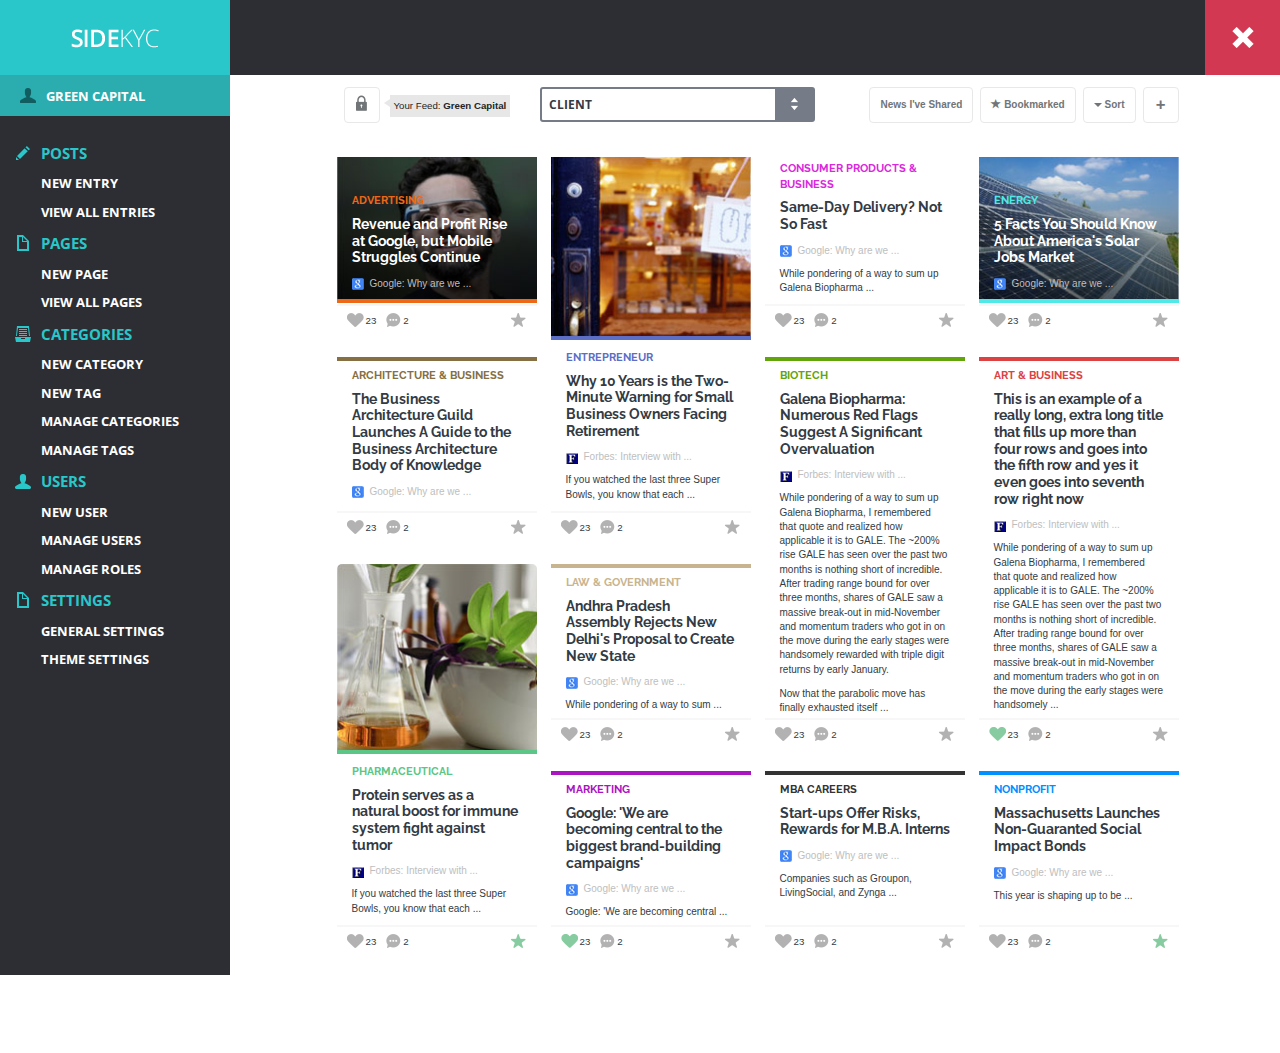
<file: public/admin/sidekyc/index.html>
<!DOCTYPE html>
<html lang="en">

<head>

    <meta charset="utf-8">
    <meta http-equiv="X-UA-Compatible" content="IE=edge">
    <meta name="viewport" content="width=device-width, initial-scale=1">
    <meta name="description" content="">
    <meta name="author" content="">

    <title>SideKYC</title>

    <!-- Bootstrap Core CSS -->
    <link href="css/bootstrap.min.css" rel="stylesheet">

    <!-- Custom CSS -->
    <link href="css/style.css" rel="stylesheet">

    <!-- HTML5 Shim and Respond.js IE8 support of HTML5 elements and media queries -->
    <!-- WARNING: Respond.js doesn't work if you view the page via file:// -->
    <!--[if lt IE 9]>
        <script src="https://oss.maxcdn.com/libs/html5shiv/3.7.0/html5shiv.js"></script>
        <script src="https://oss.maxcdn.com/libs/respond.js/1.4.2/respond.min.js"></script>
    <![endif]-->

</head>

<body>

    <div id="wrapper">

        <!-- Navigation -->
        <nav class="navbar navbar-fixed-top" role="navigation">
            <!-- Brand and toggle get grouped for better mobile display -->
            <div class="navbar-header">
                <a class="navbar-brand" href="index.html"><img src="img/logo.png" /></a>
            </div>
            <!-- Top Menu Items -->
            <ul class="nav navbar-right top-nav">
                <button id="logout-btn" class="navbar-btn">
                    <img class="" src="img/icon_close.png" />
                </button>
            </ul>
            
        </nav>

        <!-- Sidebar -->
        <div id="sidebar-wrapper">
            <ul class="sidebar-nav">
                <li class="sidebar-brand">
                    <a href="#"><span class="sidebar-icon admin"></span>Green Capital</a>
                </li>
                <li class="sidebar-section">
                    <span class="sidebar-icon posts"></span>Posts
                </li>
                <li>
                    <a href="#">New Entry</a>
                </li>
                <li>
                    <a href="#">View All Entries</a>
                </li>
                <li class="sidebar-section">
                    <span class="sidebar-icon pages"></span>Pages
                </li>
                <li>
                    <a href="#">New Page</a>
                </li>
                <li>
                    <a href="#">View All Pages</a>
                </li>
                <li class="sidebar-section">
                    <span class="sidebar-icon categories"></span>Categories
                </li>
                <li>
                    <a href="#">New Category</a>
                </li>
                <li>
                    <a href="#">New Tag</a>
                </li>
                <li>
                    <a href="#">Manage Categories</a>
                </li>
                <li>
                    <a href="#">Manage Tags</a>
                </li>
                <li class="sidebar-section">
                    <span class="sidebar-icon users"></span>Users
                </li>
                <li>
                    <a href="#">New User</a>
                </li>
                <li>
                    <a href="#">Manage Users</a>
                </li>
                <li>
                    <a href="#">Manage Roles</a>
                </li>
                <li class="sidebar-section">
                    <span class="sidebar-icon pages"></span>Settings
                </li>
                <li>
                    <a href="#">General Settings</a>
                </li>
                <li>
                    <a href="#">Theme Settings</a>
                </li>
            </ul>
        </div>
        <!-- /#sidebar-wrapper -->
    
        <!-- Page Content -->
        <div id="page-content-wrapper">
            <div class="top-menu-container">
                <div class="top-menu">
                    <button class="btn left lock"><span class="icon lock"></span></button>
                    <div class="lock-baloon bubble left">Your Feed: <b>Green Capital</b></div>
                    <button class="btn right plus">+</button>
                    <button class="btn right"><span class="caret"></span> Sort</button>
                    <button class="btn right"><span class="glyphicon glyphicon-star"></span> Bookmarked</button>
                    <button class="btn right">News I've Shared</button>
                </div>
                <div class="client-dropdown-wrapper">
                    <div class="dropdown-box">CLIENT</div>
                    <ul class="client-dropdown">
                        <li>David Bradley</li>
                        <li>Michael Goldberg</li>
                        <li>Yousef Al Walid</li>
                    </ul>
                </div>
            </div>
            <div class="news-container">
                <div class="news-box short image advertising">
                    <div class="news-wrapper">
                        <div class="news-content">
                            <div class="category">Advertising</div>
                            <h3>Revenue and Profit Rise at Google, but Mobile Struggles Continue</h3>
                            <div class="news-source">
                                <span class="news-logo google"></span>
                                <span class="news-title">Google: Why are we ...</span>
                            </div>
                        </div>
                        <img class="news-image" src="img/photo-2_03.jpg" />
                    </div>
                    <div class="action-container">
                        <div class="action left"><span class="icon heart"></span><span class="n-like">23</span></div>
                        <div class="action left"><span class="icon comment"></span><span class="n-comment">2</span></div>
                        <div class="action right"><span class="icon star"></span></div>
                    </div>
                    <div class="button-container">
                        <button class="btn yes">YES</button>
                        <button class="btn no">NO</button>
                    </div>
                </div>
                <div class="news-box image entrepreneur long">
                    <div class="news-wrapper">
                        <div class="news-content">
                            <div class="category">Entrepreneur</div>
                            <h3>Why 10 Years is the Two-Minute Warning for Small Business Owners Facing Retirement</h3>
                            <div class="news-source">
                                <span class="news-logo forbes"></span>
                                <span class="news-title">Forbes: Interview with ...
                            </div>
                            <p>If you watched the last three Super Bowls, you know that each ...</p>
                        </div>
                        <img class="news-image" src="img/photo-2_05.jpg" />
                    </div>
                    <div class="action-container">
                        <div class="action left"><span class="icon heart"></span><span class="n-like">23</span></div>
                        <div class="action left"><span class="icon comment"></span><span class="n-comment">2</span></div>
                        <div class="action right"><span class="icon star"></span></div>
                    </div>
                    <div class="button-container">
                        <button class="btn yes">YES</button>
                        <button class="btn no">NO</button>
                    </div>
                </div>
                <div class="news-box short no-image product">
                    <div class="news-wrapper">
                        <div class="news-content">
                            <div class="category">Consumer Products & Business</div>
                            <h3>Same-Day Delivery? Not So Fast</h3>
                            <div class="news-source">
                                <span class="news-logo google"></span>
                                <span class="news-title">Google: Why are we ...</span>
                            </div>
                            <p>While pondering of a way to sum up Galena Biopharma ...</p>
                        </div>
                    </div>
                    <div class="action-container">
                        <div class="action left"><span class="icon heart"></span><span class="n-like">23</span></div>
                        <div class="action left"><span class="icon comment"></span><span class="n-comment">2</span></div>
                        <div class="action right"><span class="icon star"></span></div>
                    </div>
                    <div class="button-container">
                        <button class="btn yes">YES</button>
                        <button class="btn no">NO</button>
                    </div>
                </div>
                <div class="news-box short image energy">
                    <div class="news-wrapper">
                        <div class="news-content">
                            <div class="category">Energy</div>
                            <h3>5 Facts You Should Know About America's Solar Jobs Market</h3>
                            <div class="news-source">
                                <span class="news-logo google"></span>
                                <span class="news-title">Google: Why are we ...</span>
                            </div>
                        </div>
                        <img class="news-image" src="img/photo-3_07.jpg" />
                    </div>
                    <div class="action-container">
                        <div class="action left"><span class="icon heart"></span><span class="n-like">23</span></div>
                        <div class="action left"><span class="icon comment"></span><span class="n-comment">2</span></div>
                        <div class="action right"><span class="icon star"></span></div>
                    </div>
                    <div class="button-container">
                        <button class="btn yes">YES</button>
                        <button class="btn no">NO</button>
                    </div>
                </div>
                <div class="news-box short no-image architecture">
                    <div class="news-wrapper">
                        <div class="news-content">
                            <div class="category">Architecture & Business</div>
                            <h3>The Business Architecture Guild Launches A Guide to the Business Architecture Body of Knowledge</h3>
                            <div class="news-source">
                                <span class="news-logo google"></span>
                                <span class="news-title">Google: Why are we ...</span>
                            </div>
                        </div>
                    </div>
                    <div class="action-container">
                        <div class="action left"><span class="icon heart"></span><span class="n-like">23</span></div>
                        <div class="action left"><span class="icon comment"></span><span class="n-comment">2</span></div>
                        <div class="action right"><span class="icon star"></span></div>
                    </div>
                    <div class="button-container">
                        <button class="btn yes">YES</button>
                        <button class="btn no">NO</button>
                    </div>
                </div>
                <div class="news-box long no-image biotech">
                    <div class="news-wrapper">
                        <div class="news-content">
                            <div class="category">Biotech</div>
                            <h3>Galena Biopharma: Numerous Red Flags Suggest A Significant Overvaluation</h3>
                            <div class="news-source">
                                <span class="news-logo forbes"></span>
                                <span class="news-title">Forbes: Interview with ...</span>
                            </div>
                            <p>
                                While pondering of a way to sum up Galena Biopharma, I remembered
                                that quote and realized how applicable it is to GALE.
                                The ~200% rise GALE has seen over the past two months is nothing short of
                                incredible. After trading range bound for over three months, shares of GALE saw a
                                massive break-out in mid-November and momentum traders who got in on the move during
                                the early stages were handsomely rewarded with triple digit returns by early January.
                            </p>
                            <p>
                                Now that  the parabolic move has finally exhausted itself ...
                            </p>
                        </div>
                    </div>
                    <div class="action-container">
                        <div class="action left"><span class="icon heart"></span><span class="n-like">23</span></div>
                        <div class="action left"><span class="icon comment"></span><span class="n-comment">2</span></div>
                        <div class="action right"><span class="icon star"></span></div>
                    </div>
                    <div class="button-container">
                        <button class="btn yes">YES</button>
                        <button class="btn no">NO</button>
                    </div>
                </div>
                <div class="news-box long no-image art">
                    <div class="news-wrapper">
                        <div class="news-content">
                            <div class="category">Art & Business</div>
                            <h3>This is an example of a really long, extra long title that fills up more than four rows
                                and goes into the fifth row and yes it even goes into seventh row right now</h3>
                            <div class="news-source">
                                <span class="news-logo forbes"></span>
                                <span class="news-title">Forbes: Interview with ...
                            </div>
                            <p>
                                While pondering of a way to sum up Galena Biopharma, I remembered
                                that quote and realized how applicable it is to GALE.
                                The ~200% rise GALE has seen over the past two months is nothing short of
                                incredible. After trading range bound for over three months, shares of GALE saw a
                                massive break-out in mid-November and momentum traders who got in on the move during
                                the early stages were handsomely ...
                            </p>
                        </div>
                    </div>
                    <div class="action-container">
                        <div class="action left active"><span class="icon heart"></span><span class="n-like">23</span></div>
                        <div class="action left"><span class="icon comment"></span><span class="n-comment">2</span></div>
                        <div class="action right"><span class="icon star"></span></div>
                    </div>
                    <div class="button-container">
                        <button class="btn yes">YES</button>
                        <button class="btn no">NO</button>
                    </div>
                </div>
                <div class="news-box image pharmaceutical long">
                    <div class="news-wrapper">
                        <div class="news-content">
                            <div class="category">Pharmaceutical</div>
                            <h3>Protein serves as a natural boost for immune system fight against tumor</h3>
                            <div class="news-source">
                                <span class="news-logo forbes"></span>
                                <span class="news-title">Forbes: Interview with ...
                            </div>
                            <p>If you watched the last three Super Bowls, you know that each ...</p>
                        </div>
                        <img class="news-image" src="img/photo-2_12.jpg" />
                    </div>
                    <div class="action-container">
                        <div class="action left"><span class="icon heart"></span><span class="n-like">23</span></div>
                        <div class="action left"><span class="icon comment"></span><span class="n-comment">2</span></div>
                        <div class="action right active"><span class="icon star"></span></div>
                    </div>
                    <div class="button-container">
                        <button class="btn yes">YES</button>
                        <button class="btn no">NO</button>
                    </div>
                </div>
                <div class="news-box short no-image law-government">
                    <div class="news-wrapper">
                        <div class="news-content">
                            <div class="category">Law & Government</div>
                            <h3>Andhra Pradesh Assembly Rejects New Delhi's Proposal to Create New State</h3>
                            <div class="news-source">
                                <span class="news-logo google"></span>
                                <span class="news-title">Google: Why are we ...</span>
                            </div>
                            <p>While pondering of a way to sum ...</p>
                        </div>
                    </div>
                    <div class="action-container">
                        <div class="action left"><span class="icon heart"></span><span class="n-like">23</span></div>
                        <div class="action left"><span class="icon comment"></span><span class="n-comment">2</span></div>
                        <div class="action right"><span class="icon star"></span></div>
                    </div>
                    <div class="button-container">
                        <button class="btn yes">YES</button>
                        <button class="btn no">NO</button>
                    </div>
                </div>
                <div class="news-box short no-image marketing">
                    <div class="news-wrapper">
                        <div class="news-content">
                            <div class="category">Marketing</div>
                            <h3>Google: 'We are becoming central to the biggest brand-building campaigns'</h3>
                            <div class="news-source">
                                <span class="news-logo google"></span>
                                <span class="news-title">Google: Why are we ...</span>
                            </div>
                            <p>Google: 'We are becoming central ...</p>
                        </div>
                    </div>
                    <div class="action-container">
                        <div class="action left active"><span class="icon heart"></span><span class="n-like">23</span></div>
                        <div class="action left"><span class="icon comment"></span><span class="n-comment">2</span></div>
                        <div class="action right"><span class="icon star"></span></div>
                    </div>
                    <div class="button-container">
                        <button class="btn yes">YES</button>
                        <button class="btn no">NO</button>
                    </div>
                </div>
                <div class="news-box short no-image career">
                    <div class="news-wrapper">
                        <div class="news-content">
                            <div class="category">MBA Careers</div>
                            <h3>Start-ups Offer Risks, Rewards for M.B.A. Interns</h3>
                            <div class="news-source">
                                <span class="news-logo google"></span>
                                <span class="news-title">Google: Why are we ...</span>
                            </div>
                            <p>Companies such as Groupon, LivingSocial, and Zynga ...</p>
                        </div>
                    </div>
                    <div class="action-container">
                        <div class="action left"><span class="icon heart"></span><span class="n-like">23</span></div>
                        <div class="action left"><span class="icon comment"></span><span class="n-comment">2</span></div>
                        <div class="action right"><span class="icon star"></span></div>
                    </div>
                    <div class="button-container">
                        <button class="btn yes">YES</button>
                        <button class="btn no">NO</button>
                    </div>
                </div>
                <div class="news-box short no-image nonprofit">
                    <div class="news-wrapper">
                        <div class="news-content">
                            <div class="category">Nonprofit</div>
                            <h3>Massachusetts Launches Non-Guaranted Social Impact Bonds</h3>
                            <div class="news-source">
                                <span class="news-logo google"></span>
                                <span class="news-title">Google: Why are we ...</span>
                            </div>
                            <p>This year is shaping up to be ...</p>
                        </div>
                    </div>
                    <div class="action-container">
                        <div class="action left"><span class="icon heart"></span><span class="n-like">23</span></div>
                        <div class="action left"><span class="icon comment"></span><span class="n-comment">2</span></div>
                        <div class="action right active"><span class="icon star"></span></div>
                    </div>
                    <div class="button-container">
                        <button class="btn yes">YES</button>
                        <button class="btn no">NO</button>
                    </div>
                </div>
            </div>
            <div class="loading"><img src="img/ajax-loader.gif" /></div>
            <div class="nav next-page">
                <a class="next" href="/sidekyc/ajax.html">next</a>
            </div>
        </div>
        <!-- /#page-content-wrapper -->

    </div>
    <!-- /#wrapper -->

    <!-- jQuery Version 1.11.0 -->
    <script src="js/jquery-1.11.0.js"></script>

    <!-- Bootstrap Core JavaScript -->
    <script src="js/bootstrap.min.js"></script>
    <script src="js/masonry.pkgd.min.js"></script>

    <!-- Menu Toggle Script -->
    <script>
    var $container = $('.news-container');
    // init
    $container.masonry({
      itemSelector: '.news-box'
    });
    $(window).scroll(function() {
        var x = $(".news-container").height() + $(".news-container").offset().top - $(window).height() - 10;
        if($(window).scrollTop() > x) {
           $(".loading").css("display","block");
           $.ajax({
              url: $(".nav a.next").attr("href"),
              dataType: "html"
           }).done(function(data) {
              //set next page
                var href = $( data ).find(".nav a.next").attr("href"); 
                $(".nav a.next").attr("href", href);
                  
                //append news-box
                var arr = $( data ).find(".news-container .news-box");
                for(var i=0;i<arr.length;i++) {
                    $('.news-container').append( arr.eq(i) ).masonry( 'appended', arr.eq(i) );
                }

                //hide loading
                $(".loading").css("display","none");

                  //bind event
                $(".btn.yes").off("click").click(function(){
                    $(this).parents(".news-box").eq(0).find(".button-container").fadeOut(100, function(){
                        $(this).parents(".news-box").eq(0).find(".action-container").fadeIn(100,function(){
                            var $news_box = $(this).parents(".news-box").eq(0);
                            var $news_box_clone = $news_box.clone(true);
                            $('.news-container').masonry( 'remove', $news_box );
                            $('.news-container').prepend( $news_box_clone ).masonry( 'prepended', $news_box_clone );    
                        });
                    });
                })
                $(".btn.no").off("click").click(function(){
                    // var $dummy = $(".news-container .news-box").eq(0);
                    var $news_box = $(this).parents(".news-box").eq(0);
                    $news_box.fadeOut(function() {
                        $news_box.removeClass('news_box');
                        $('.news-container').masonry( 'destroy' );
                        $container.masonry({
                          itemSelector: '.news-box'
                        });
                
                    })          
                })
                $(".news-box")
                    .mouseenter(function(e) {
                        var target = $(e.target);
                        if(!target.is('.action-container') && !target.is('.button-container')) {
                            $(this).find(".action-container").fadeOut();
                            $(this).find(".button-container").fadeIn();
                        }
                    })
                    .mouseleave(function(e) {
                        var target = $(e.target);
                        if(!target.is('.action-container') && !target.is('.button-container')) {
                            $(this).find(".action-container").fadeIn();
                            $(this).find(".button-container").fadeOut();
                        }
                    });
                $(".button-container").mouseleave(function(e) {
                    $(this).parents(".news-box").eq(0).find(".action-container").fadeIn();
                    $(this).parents(".news-box").eq(0).find(".button-container").fadeOut();
                })
            });
            
        }
    })
    $("#menu-toggle").click(function(e) {
        e.preventDefault();
        $("#wrapper").toggleClass("toggled");
    });
    $(".btn.yes").click(function(){
        $(this).parents(".news-box").eq(0).find(".button-container").fadeOut(100, function(){
            $(this).parents(".news-box").eq(0).find(".action-container").fadeIn(100,function(){
                var $news_box = $(this).parents(".news-box").eq(0);
                var $news_box_clone = $news_box.clone(true);
                $('.news-container').masonry( 'remove', $news_box );
                $('.news-container').prepend( $news_box_clone ).masonry( 'prepended', $news_box_clone );    
            });
        });
    })
    $(".btn.no").click(function(){
        // var $dummy = $(".news-container .news-box").eq(0);
        var $news_box = $(this).parents(".news-box").eq(0);
        $news_box.fadeOut(function() {
            $news_box.removeClass('news_box');
            $('.news-container').masonry( 'destroy' );
            $container.masonry({
              itemSelector: '.news-box'
            });
    
        })          
    })
    $("body").click(function(e){
        var target = $(e.target);
        if(!target.is('.client-dropdown') && !target.is('.dropdown-box')) {
           if ( $('.client-dropdown').is(':visible') ) $(".client-dropdown").slideUp();
        }
        
    })
    $(".news-box")
        .mouseenter(function(e) {
            var target = $(e.target);
            if(!target.is('.action-container') && !target.is('.button-container')) {
                $(this).find(".action-container").fadeOut();
                $(this).find(".button-container").fadeIn();
            }
        })
        .mouseleave(function(e) {
            var target = $(e.target);
            if(!target.is('.action-container') && !target.is('.button-container')) {
                $(this).find(".action-container").fadeIn();
                $(this).find(".button-container").fadeOut();
            }
        });
    $(".button-container").mouseleave(function(e) {
        $(this).parents(".news-box").eq(0).find(".action-container").fadeIn();
        $(this).parents(".news-box").eq(0).find(".button-container").fadeOut();
    })
    $(".dropdown-box").click(function(){
        $(".client-dropdown").slideToggle();
    });
    $(".client-dropdown li").click(function(e){
        $(".dropdown-box").html($(this).html());
        $(".client-dropdown").slideUp();
    })
    </script>

</body>

</html>
</file>
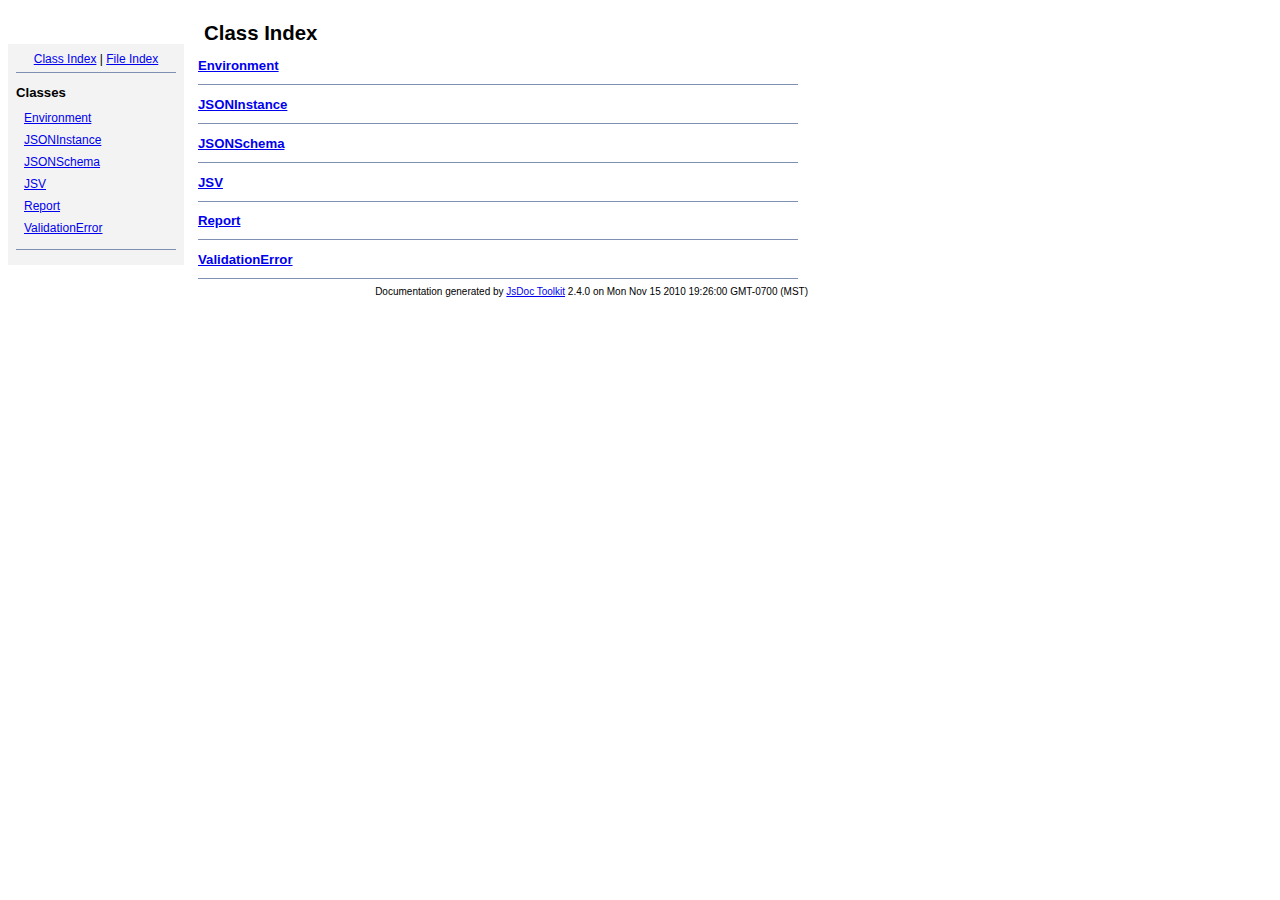
<file: app/views/api/ordrin/JsonSchema/docs/index.html>
<!DOCTYPE html PUBLIC "-//W3C//DTD XHTML 1.0 Transitional//EN"
        "http://www.w3.org/TR/xhtml1/DTD/xhtml1-transitional.dtd">
<html xmlns="http://www.w3.org/1999/xhtml" xml:lang="en" lang="en">
	<head>
		<meta http-equiv="content-type" content="text/html; charset=utf-8" />
		
		<title>JsDoc Reference - Index</title>
		<meta name="generator" content="JsDoc Toolkit" />
		
		<style type="text/css">
		/* default.css */
body
{
	font: 12px "Lucida Grande", Tahoma, Arial, Helvetica, sans-serif;
	width: 800px;
}

.header
{
	clear: both;
	background-color: #ccc;
	padding: 8px;
}

h1
{
	font-size: 150%;
	font-weight: bold;
	padding: 0;
	margin: 1em 0 0 .3em;
}

hr
{
	border: none 0;
	border-top: 1px solid #7F8FB1;
	height: 1px;
}

pre.code
{
	display: block;
	padding: 8px;
	border: 1px dashed #ccc;
}

#index
{
	margin-top: 24px;
	float: left;
	width: 160px;
	position: absolute;
	left: 8px;
	background-color: #F3F3F3;
	padding: 8px;
}

#content
{
	margin-left: 190px;
	width: 600px;
}

.classList
{
	list-style-type: none;
	padding: 0;
	margin: 0 0 0 8px;
	font-family: arial, sans-serif;
	font-size: 1em;
	overflow: auto;
}

.classList li
{
	padding: 0;
	margin: 0 0 8px 0;
}

.summaryTable { width: 100%; }

h1.classTitle
{
	font-size:170%;
	line-height:130%;
}

h2 { font-size: 110%; }
caption, div.sectionTitle
{
	background-color: #7F8FB1;
	color: #fff;
	font-size:130%;
	text-align: left;
	padding: 2px 6px 2px 6px;
	border: 1px #7F8FB1 solid;
}

div.sectionTitle { margin-bottom: 8px; }
.summaryTable thead { display: none; }

.summaryTable td
{
	vertical-align: top;
	padding: 4px;
	border-bottom: 1px #7F8FB1 solid;
	border-right: 1px #7F8FB1 solid;
}

/*col#summaryAttributes {}*/
.summaryTable td.attributes
{
	border-left: 1px #7F8FB1 solid;
	width: 140px;
	text-align: right;
}

td.attributes, .fixedFont
{
	line-height: 15px;
	color: #002EBE;
	font-family: "Courier New",Courier,monospace;
	font-size: 13px;
}

.summaryTable td.nameDescription
{
	text-align: left;
	font-size: 13px;
	line-height: 15px;
}

.summaryTable td.nameDescription, .description
{
	line-height: 15px;
	padding: 4px;
	padding-left: 4px;
}

.summaryTable { margin-bottom: 8px; }

ul.inheritsList
{
	list-style: square;
	margin-left: 20px;
	padding-left: 0;
}

.detailList {
	margin-left: 20px; 
	line-height: 15px;
}
.detailList dt { margin-left: 20px; }

.detailList .heading
{
	font-weight: bold;
	padding-bottom: 6px;
	margin-left: 0;
}

.light, td.attributes, .light a:link, .light a:visited
{
	color: #777;
	font-style: italic;
}

.fineprint
{
	text-align: right;
	font-size: 10px;
}
		</style>
	</head>
	
	<body>
		<div id="header">
</div>
		
		<div id="index">
			<div align="center"><a href="index.html">Class Index</a>
| <a href="files.html">File Index</a></div>
<hr />
<h2>Classes</h2>
<ul class="classList">
	
	<li><a href="symbols/Environment.html">Environment</a></li>
	
	<li><a href="symbols/JSONInstance.html">JSONInstance</a></li>
	
	<li><a href="symbols/JSONSchema.html">JSONSchema</a></li>
	
	<li><a href="symbols/JSV.html">JSV</a></li>
	
	<li><a href="symbols/Report.html">Report</a></li>
	
	<li><a href="symbols/ValidationError.html">ValidationError</a></li>
	
</ul>
<hr />
		</div>
		
		<div id="content">
			<h1 class="classTitle">Class Index</h1>
			
			
			<div>
				<h2><a href="symbols/Environment.html">Environment</a></h2>
				
			</div>
			<hr />
			
			<div>
				<h2><a href="symbols/JSONInstance.html">JSONInstance</a></h2>
				
			</div>
			<hr />
			
			<div>
				<h2><a href="symbols/JSONSchema.html">JSONSchema</a></h2>
				
			</div>
			<hr />
			
			<div>
				<h2><a href="symbols/JSV.html">JSV</a></h2>
				
			</div>
			<hr />
			
			<div>
				<h2><a href="symbols/Report.html">Report</a></h2>
				
			</div>
			<hr />
			
			<div>
				<h2><a href="symbols/ValidationError.html">ValidationError</a></h2>
				
			</div>
			<hr />
			
			
		</div>
		<div class="fineprint" style="clear:both">
			
			Documentation generated by <a href="http://code.google.com/p/jsdoc-toolkit/" target="_blankt">JsDoc Toolkit</a> 2.4.0 on Mon Nov 15 2010 19:26:00 GMT-0700 (MST)
		</div>
	</body>
</html>
</file>
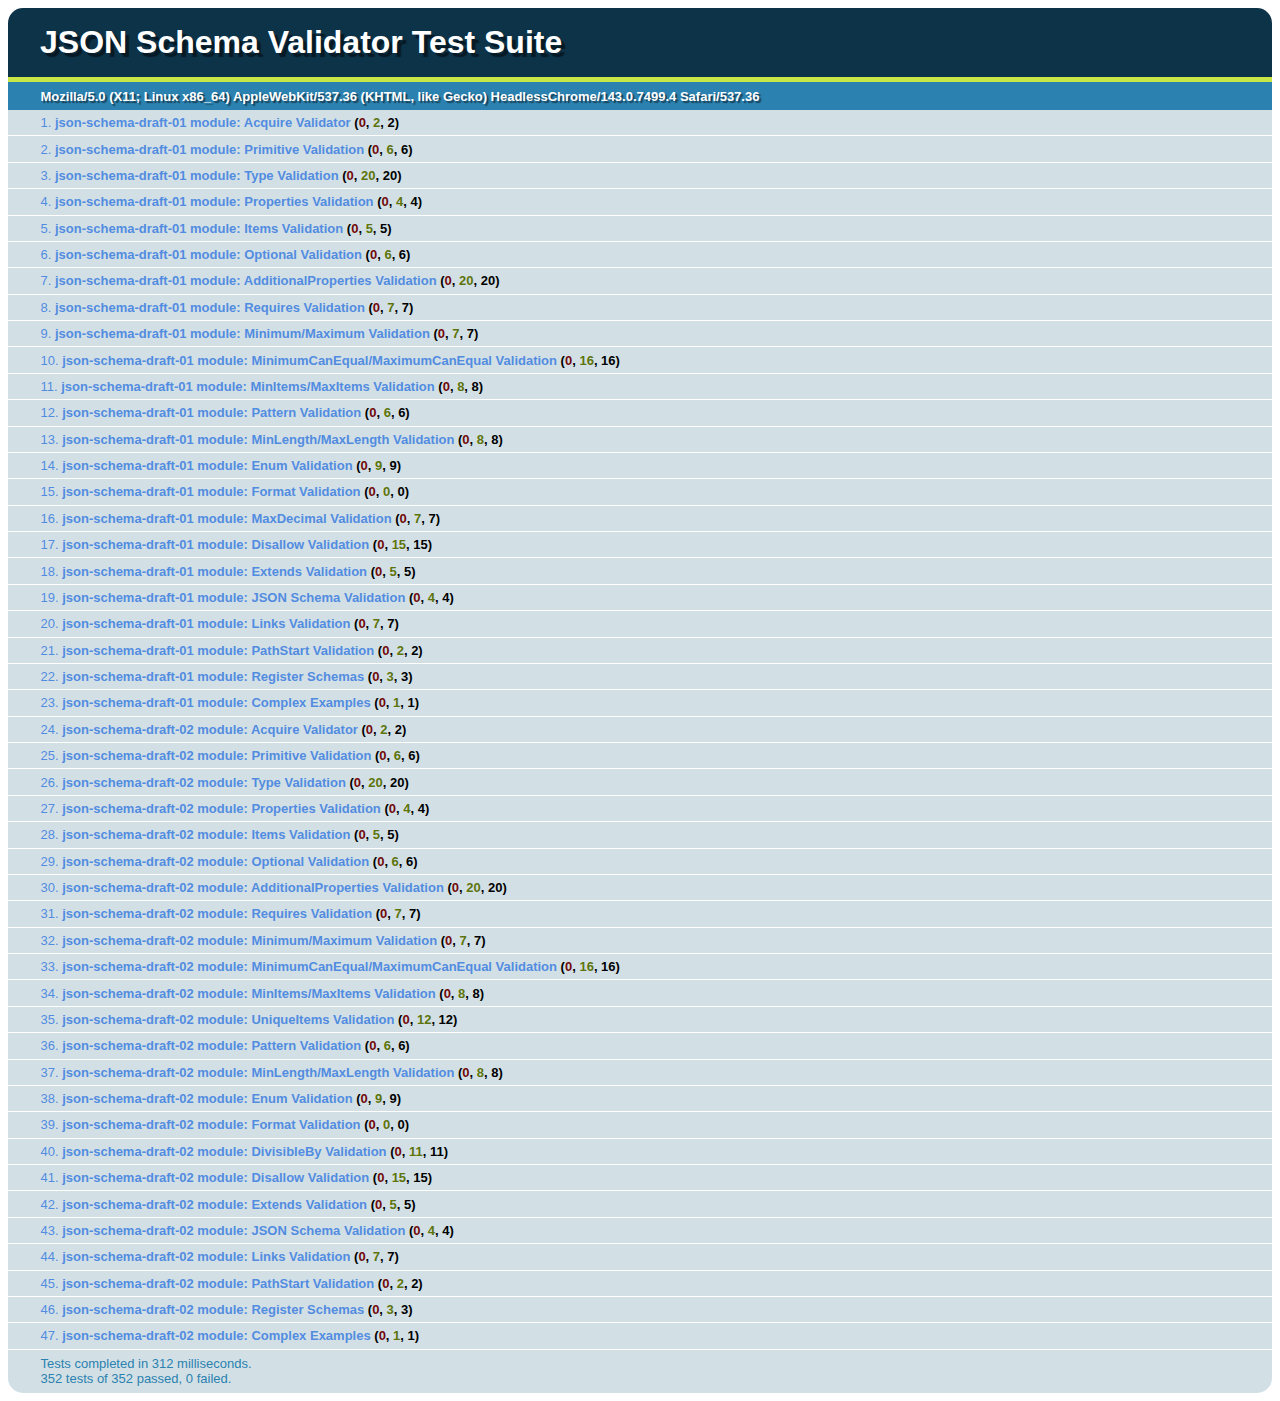
<file: app/views/api/ordrin/JsonSchema/tests/index.html>
<!DOCTYPE HTML PUBLIC "-//W3C//DTD HTML 4.01 Transitional//EN"
      "http://www.w3.org/TR/html4/loose.dtd">
<html>
  <head>
    <link rel="stylesheet" href="qunit.css" type="text/css"/>
    <script type="text/javascript" src="qunit.js"></script>
    <script type="text/javascript" src="../lib/uri/uri.js"></script>
    <script type="text/javascript" src="../lib/jsv.js"></script>
    <script type="text/javascript" src="../lib/json-schema-draft-01.js"></script>
    <script type="text/javascript" src="../lib/json-schema-draft-02.js"></script>
    <script type="text/javascript" src="tests.js"></script>
  </head>
  <body>
    <h1 id="qunit-header">JSON Schema Validator Test Suite</h1>
    <h2 id="qunit-banner"></h2>
    <div id="qunit-testrunner-toolbar"></div>
    <h2 id="qunit-userAgent"></h2>
    <ol id="qunit-tests"></ol>
  </body>
</html>
</file>
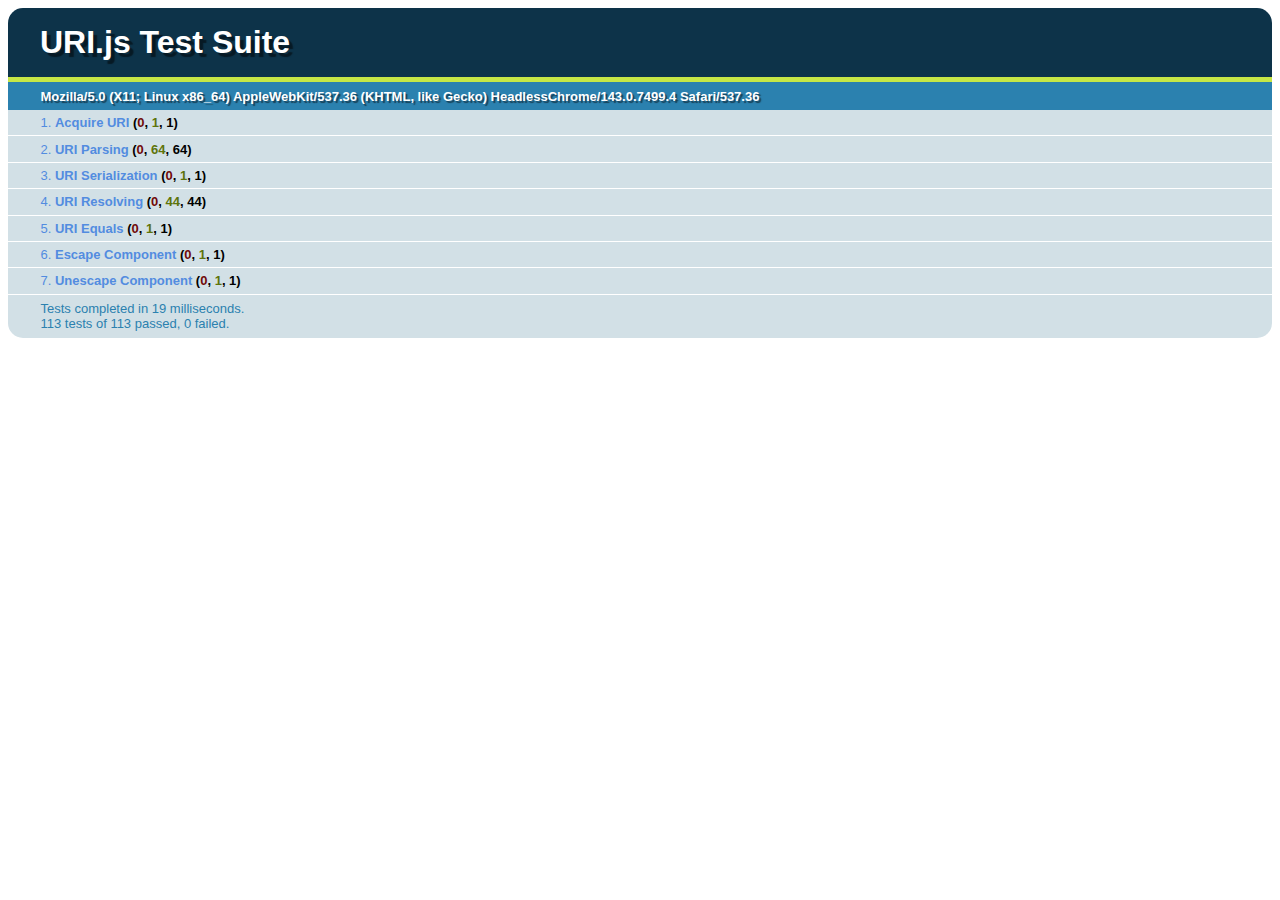
<file: app/views/api/ordrin/JsonSchema/lib/uri/tests/index.html>
<!DOCTYPE HTML PUBLIC "-//W3C//DTD HTML 4.01 Transitional//EN"
      "http://www.w3.org/TR/html4/loose.dtd">
<html>
  <head>
    <link rel="stylesheet" href="qunit.css" type="text/css"/>
    <script type="text/javascript" src="qunit.js"></script>
    <script type="text/javascript" src="../uri.js"></script>
    <script type="text/javascript" src="tests.js"></script>
  </head>
  <body>
    <h1 id="qunit-header">URI.js Test Suite</h1>
    <h2 id="qunit-banner"></h2>
    <div id="qunit-testrunner-toolbar"></div>
    <h2 id="qunit-userAgent"></h2>
    <ol id="qunit-tests"></ol>
  </body>
</html>
</file>
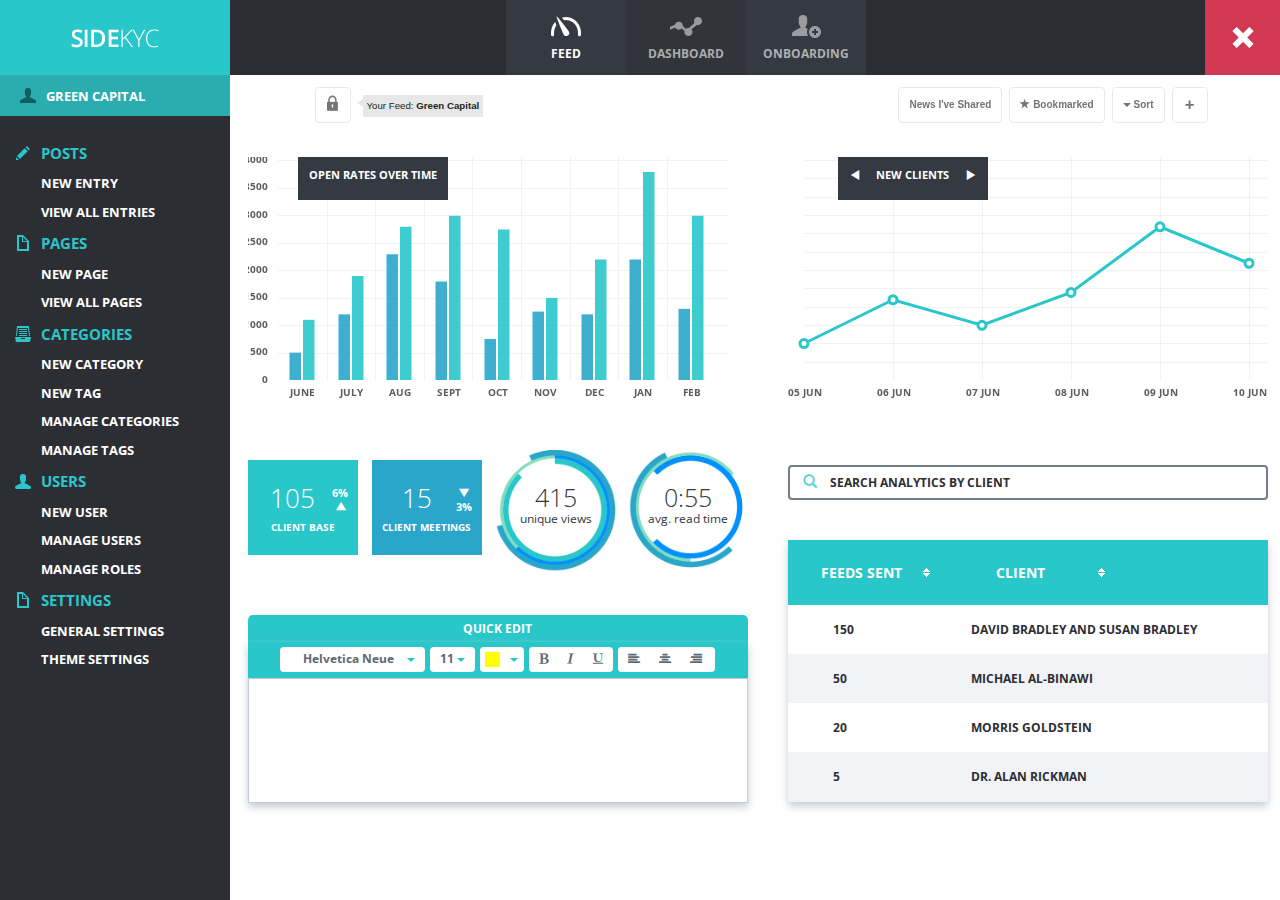
<file: public/admin/sidekyc/chart.html>
<!DOCTYPE html>
<html lang="en">

<head>

    <meta charset="utf-8">
    <meta http-equiv="X-UA-Compatible" content="IE=edge">
    <meta name="viewport" content="width=device-width, initial-scale=1">
    <meta name="description" content="">
    <meta name="author" content="">

    <title>SideKYC</title>

    <!-- Bootstrap Core CSS -->
    <link href="css/bootstrap.min.css" rel="stylesheet">
    <link href="css/font-awesome.min.css" rel="stylesheet">

    <!-- Custom CSS -->
    <link href="css/summernote.css" rel="stylesheet">
    <link href="css/style.css" rel="stylesheet">

    <!-- HTML5 Shim and Respond.js IE8 support of HTML5 elements and media queries -->
    <!-- WARNING: Respond.js doesn't work if you view the page via file:// -->
    <!--[if lt IE 9]>
        <script src="https://oss.maxcdn.com/libs/html5shiv/3.7.0/html5shiv.js"></script>
        <script src="https://oss.maxcdn.com/libs/respond.js/1.4.2/respond.min.js"></script>
    <![endif]-->

</head>

<body>

    <div id="wrapper" class="chart-page-wrapper">

        <!-- Navigation -->
        <nav class="navbar navbar-fixed-top" role="navigation">
            <div class="navbar-header">
                <a class="navbar-brand" href="index.html"><img src="img/logo.png" /></a>
            </div>
            <!-- Top Menu Items -->
            <ul class="nav navbar-center top-nav">
                <li class="feed">
                    <img src="img/icon_feed.png" />
                    <div class="nav-label">feed</div>
                </li>
                <li class="dashboard">
                    <img src="img/icon_dashboard.png" />
                    <div class="nav-label">dashboard</div>
                </li>
                <li class="onboard">
                    <img src="img/icon_onboard.png" />
                    <div class="nav-label">onboarding</div>
                </li>
            </ul>
            <ul class="nav navbar-right top-nav">
                <button id="logout-btn" class="navbar-btn">
                    <img class="" src="img/icon_close.png" />
                </button>
            </ul>
            
        </nav>

        <!-- Sidebar -->
        <div id="sidebar-wrapper">
            <ul class="sidebar-nav">
                <li class="sidebar-brand">
                    <a href="#"><span class="sidebar-icon admin"></span>Green Capital</a>
                </li>
                <li class="sidebar-section">
                    <span class="sidebar-icon posts"></span>Posts
                </li>
                <li>
                    <a href="#">New Entry</a>
                </li>
                <li>
                    <a href="#">View All Entries</a>
                </li>
                <li class="sidebar-section">
                    <span class="sidebar-icon pages"></span>Pages
                </li>
                <li>
                    <a href="#">New Page</a>
                </li>
                <li>
                    <a href="#">View All Pages</a>
                </li>
                <li class="sidebar-section">
                    <span class="sidebar-icon categories"></span>Categories
                </li>
                <li>
                    <a href="#">New Category</a>
                </li>
                <li>
                    <a href="#">New Tag</a>
                </li>
                <li>
                    <a href="#">Manage Categories</a>
                </li>
                <li>
                    <a href="#">Manage Tags</a>
                </li>
                <li class="sidebar-section">
                    <span class="sidebar-icon users"></span>Users
                </li>
                <li>
                    <a href="#">New User</a>
                </li>
                <li>
                    <a href="#">Manage Users</a>
                </li>
                <li>
                    <a href="#">Manage Roles</a>
                </li>
                <li class="sidebar-section">
                    <span class="sidebar-icon pages"></span>Settings
                </li>
                <li>
                    <a href="#">General Settings</a>
                </li>
                <li>
                    <a href="#">Theme Settings</a>
                </li>
            </ul>
        </div>
        <!-- /#sidebar-wrapper -->
    
        <!-- Page Content -->
        <div id="page-content-wrapper" class="chart">
            <div class="top-menu-container">
                <div class="top-menu">
                    <button class="btn left lock"><span class="icon lock"></span></button>
                    <div class="lock-baloon bubble left">Your Feed: <b>Green Capital</b></div>
                    <button class="btn right plus">+</button>
                    <button class="btn right"><span class="caret"></span> Sort</button>
                    <button class="btn right"><span class="glyphicon glyphicon-star"></span> Bookmarked</button>
                    <button class="btn right">News I've Shared</button>
                </div>
            </div>
            <div class="chart-container">
                <div class="bar-chart chart-wrapper left">
                    <div class="chart-title">Open Rates Over Time</div>
                    <canvas id="bar-chart" width="480" height="250"></canvas>
                </div>
                <div class="line-chart chart-wrapper right">
                    <div class="chart-title"><span id="prev-chart" class="nav-chart glyphicon glyphicon-play"></span>New Clients<span id="next-chart" class="nav-chart glyphicon glyphicon-play"></span></div>
                    <canvas id="line-chart" width="480" height="250"></canvas>
                </div>
                <div class="visitor-wrapper left">
                    <div id="client-base" class="rect-summary">
                        <div class="value-summary">105</div>
                        <div class="label-summary">Client Base</div>
                        <div class="delta-summary up">
                            <div class="up-value">6%</div>
                            <span class="delta-symbol glyphicon glyphicon-play"></span>
                            <div class="down-value">x</div>
                        </div>
                    </div>
                    <div id="client-meetings" class="rect-summary">
                        <div class="value-summary">15</div>
                        <div class="label-summary">Client Meetings</div>
                        <div class="delta-summary down">
                            <div class="up-value">x</div>
                            <span class="delta-symbol glyphicon glyphicon-play"></span>
                            <div class="down-value">3%</div>
                        </div>
                    </div>
                    <div id="unique-view" class="pie">
                        <img src="img/pie1.png">
                        <div class="pie-value">415</div>
                        <div class="pie-label">unique views</div>
                    </div>
                    <div id="ave-time" class="pie">
                        <img src="img/pie2.png">
                        <div class="pie-value">0:55</div>
                        <div class="pie-label">avg. read time</div>
                    </div>
                </div>
                <div class="search-box-wrapper right">
                    <span class="glyphicon glyphicon-search"></span>
                    <input type="text" placeholder="SEARCH ANALYTICS BY CLIENT" />
                </div>
                <div class="client-table-wrapper right">
                    <table id="client-table" class="table table-striped">
                        <thead>
                            <tr>
                                <th><div class="column-title">Feeds Sent</div></th>
                                <th><div class="column-title">Client</div></th>
                            </tr>
                        </thead>
                        <tbody>
                            <tr>
                                <td>150</td>
                                <td>David Bradley And Susan Bradley</td>
                            </tr>
                            <tr>
                                <td>50</td>
                                <td>Michael Al-Binawi</td>
                            </tr>
                            <tr>
                                <td>20</td>
                                <td>Morris Goldstein</td>
                            </tr>
                            <tr>
                                <td>5</td>
                                <td>Dr. Alan Rickman</td>
                            </tr>
                        </tbody>
                    </table>
                </div>
                <div class="text-editor-wrapper left">
                    <div class="text-editor-title">Quick Edit</div>
                    <div id="text-editor"></div>
                </div>
                <div class="clear"></div>
            </div>
        </div>
        <!-- /#page-content-wrapper -->

    </div>
    <!-- /#wrapper -->

    <!-- jQuery Version 1.11.0 -->
    <script src="js/jquery-1.11.0.js"></script>
    
    <!-- Bootstrap Core JavaScript -->
    <script src="js/bootstrap.min.js"></script>
    
    <script src="js/chart.js"></script>
    <script src="js/jquery.tablesorter.min.js"></script>
    <script src="js/summernote.min.js"></script>

    <!-- Menu Toggle Script -->
    <script>
    
    var bar = $("#bar-chart").get(0).getContext("2d");
    var line = $("#line-chart").get(0).getContext("2d");

    var bar_data = {
        labels: ["JUNE", "JULY", "AUG", "SEPT", "OCT", "NOV", "DEC", "JAN", "FEB"],
        datasets: [
            {
                label: "",
                fillColor: "rgba(41,166,202,0.9)",
                highlightFill: "rgba(41,166,202,0.75)",
                data: [500, 1200, 2300, 1800, 750, 1250, 1200, 2200, 1300]
            },
            {
                label: "My Second dataset",
                fillColor: "rgba(41,199,202,0.9)",
                highlightFill: "rgba(41,199,202,0.75)",
                data: [1100, 1900, 2800, 3000, 2750, 1500, 2200, 3800, 3000]
            }
        ]
    };
    var barChart = new Chart(bar).Bar(bar_data, {
        barShowStroke: false,
        scaleGridLineColor: "rgba(242,242,242,1)",
        barDatasetSpacing : 2,
        barValueSpacing : 12,
        scaleFontFamily: "'Open Sans'",
        scaleFontSize: 10,
        scaleFontStyle: "bold",
        scaleFontColor: "#5b5c5f",
        scaleLineColor: "rgba(0,0,0,0)",
    });

    var line_data = {
        labels: ["05 JUN", "06 JUN", "07 JUN", "08 JUN", "09 JUN", "10 JUN"],
        datasets: [
            {
                label: "",
                fillColor: "rgba(220,220,220,0)",
                strokeColor: "rgba(41,199,202,1)",
                pointColor: "rgba(255,255,255,1)",
                pointStrokeColor: "#29c7ca",
                data: [50, 110, 75, 120, 210, 160]
            }
        ]
    };
    var lineChart = new Chart(line).Line(line_data, {
        bezierCurve : false,
        datasetFill : false,
        pointDotStrokeWidth : 3,
        pointDotRadius : 4,
        datasetStrokeWidth : 3,
        scaleFontFamily: "'Open Sans'",
        scaleFontSize: 10,
        scaleFontStyle: "bold",
        scaleFontColor: "#5b5c5f",
        scaleShowLabels: false,
        scaleLineColor: "rgba(0,0,0,0)",
        tooltipFillColor: "#2c2e33",
        tooltipFontFamily: "'Open Sans'",
        tooltipFontSize: 16,
        tooltipFontStyle: "normal",
        tooltipFontColor: "#fff",
        tooltipYPadding: 7,
        tooltipXPadding: 10,
        tooltipCaretSize: 5,
        tooltipCornerRadius: 3,
        tooltipXOffset: 10,
        tooltipTemplate: "<%= value %>",
    });

    $('#text-editor').summernote({
        height: 125,
        minHeight: 125,             // set minimum height of editor
        maxHeight: 125,
        toolbar: [
            ['fontname', ['fontname']],
            ['fontsize', ['fontsize']],
            ['color', ['color']],
            ['style', ['bold', 'italic', 'underline']],
            ['paragraph', ['paragraph']]
          ],
    });

    $("#client-table").tablesorter(); 
    
    </script>

</body>

</html>
</file>
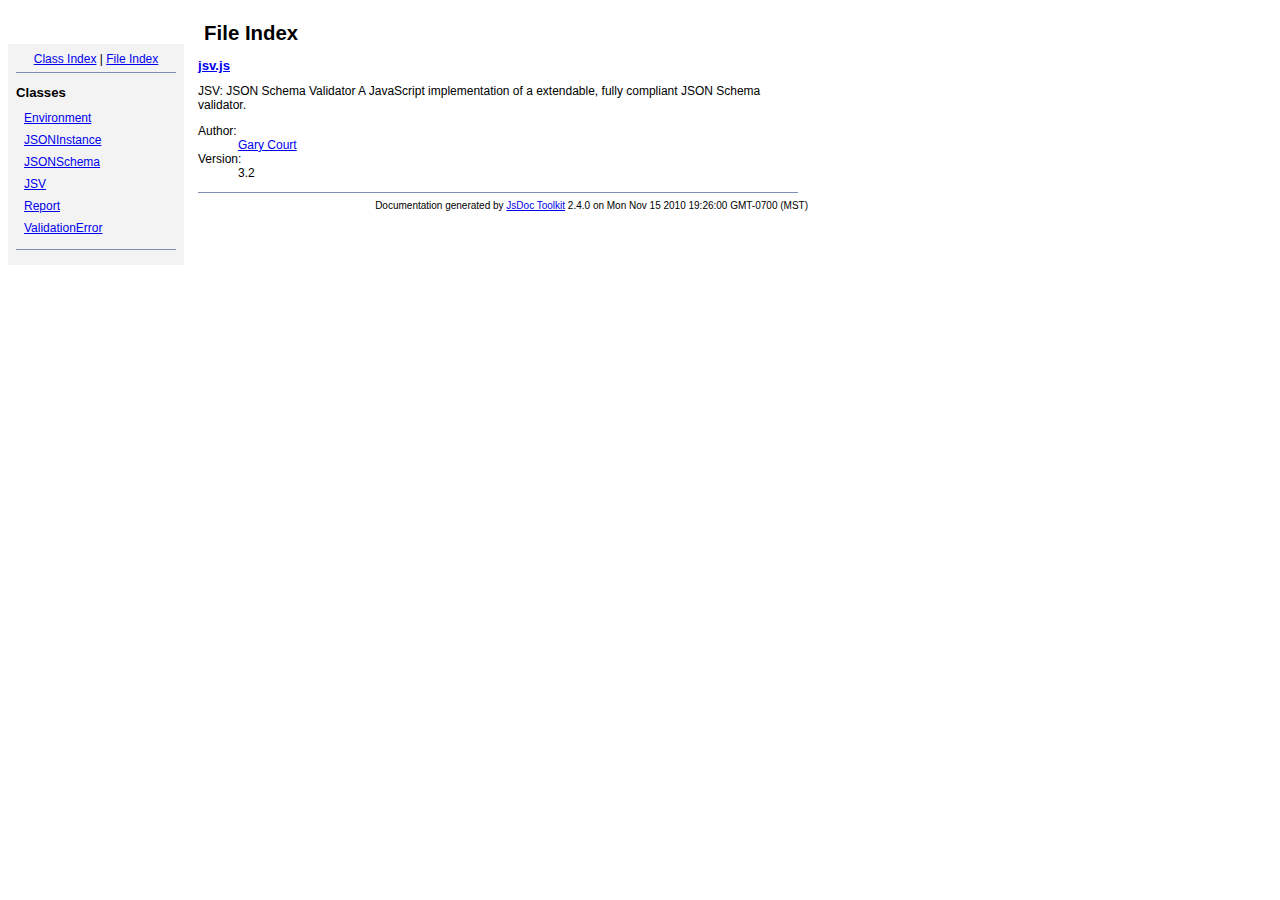
<file: app/views/api/ordrin/JsonSchema/docs/files.html>
<!DOCTYPE html PUBLIC "-//W3C//DTD XHTML 1.0 Transitional//EN"
        "http://www.w3.org/TR/xhtml1/DTD/xhtml1-transitional.dtd">
<html xmlns="http://www.w3.org/1999/xhtml" xml:lang="en" lang="en">
	<head>
		<meta http-equiv="content-type" content="text/html; charset=utf-8" />
		
		<title>JsDoc Reference - File Index</title>
		<meta name="generator" content="JsDoc Toolkit" />
		
		<style type="text/css">
		/* default.css */
body
{
	font: 12px "Lucida Grande", Tahoma, Arial, Helvetica, sans-serif;
	width: 800px;
}

.header
{
	clear: both;
	background-color: #ccc;
	padding: 8px;
}

h1
{
	font-size: 150%;
	font-weight: bold;
	padding: 0;
	margin: 1em 0 0 .3em;
}

hr
{
	border: none 0;
	border-top: 1px solid #7F8FB1;
	height: 1px;
}

pre.code
{
	display: block;
	padding: 8px;
	border: 1px dashed #ccc;
}

#index
{
	margin-top: 24px;
	float: left;
	width: 160px;
	position: absolute;
	left: 8px;
	background-color: #F3F3F3;
	padding: 8px;
}

#content
{
	margin-left: 190px;
	width: 600px;
}

.classList
{
	list-style-type: none;
	padding: 0;
	margin: 0 0 0 8px;
	font-family: arial, sans-serif;
	font-size: 1em;
	overflow: auto;
}

.classList li
{
	padding: 0;
	margin: 0 0 8px 0;
}

.summaryTable { width: 100%; }

h1.classTitle
{
	font-size:170%;
	line-height:130%;
}

h2 { font-size: 110%; }
caption, div.sectionTitle
{
	background-color: #7F8FB1;
	color: #fff;
	font-size:130%;
	text-align: left;
	padding: 2px 6px 2px 6px;
	border: 1px #7F8FB1 solid;
}

div.sectionTitle { margin-bottom: 8px; }
.summaryTable thead { display: none; }

.summaryTable td
{
	vertical-align: top;
	padding: 4px;
	border-bottom: 1px #7F8FB1 solid;
	border-right: 1px #7F8FB1 solid;
}

/*col#summaryAttributes {}*/
.summaryTable td.attributes
{
	border-left: 1px #7F8FB1 solid;
	width: 140px;
	text-align: right;
}

td.attributes, .fixedFont
{
	line-height: 15px;
	color: #002EBE;
	font-family: "Courier New",Courier,monospace;
	font-size: 13px;
}

.summaryTable td.nameDescription
{
	text-align: left;
	font-size: 13px;
	line-height: 15px;
}

.summaryTable td.nameDescription, .description
{
	line-height: 15px;
	padding: 4px;
	padding-left: 4px;
}

.summaryTable { margin-bottom: 8px; }

ul.inheritsList
{
	list-style: square;
	margin-left: 20px;
	padding-left: 0;
}

.detailList {
	margin-left: 20px; 
	line-height: 15px;
}
.detailList dt { margin-left: 20px; }

.detailList .heading
{
	font-weight: bold;
	padding-bottom: 6px;
	margin-left: 0;
}

.light, td.attributes, .light a:link, .light a:visited
{
	color: #777;
	font-style: italic;
}

.fineprint
{
	text-align: right;
	font-size: 10px;
}
		</style>
	</head>
	
	<body>
		<div id="header">
</div>
		
		<div id="index">
			<div align="center"><a href="index.html">Class Index</a>
| <a href="files.html">File Index</a></div>
<hr />
<h2>Classes</h2>
<ul class="classList">
	
	<li><a href="symbols/Environment.html">Environment</a></li>
	
	<li><a href="symbols/JSONInstance.html">JSONInstance</a></li>
	
	<li><a href="symbols/JSONSchema.html">JSONSchema</a></li>
	
	<li><a href="symbols/JSV.html">JSV</a></li>
	
	<li><a href="symbols/Report.html">Report</a></li>
	
	<li><a href="symbols/ValidationError.html">ValidationError</a></li>
	
</ul>
<hr />
		</div>
		
		<div id="content">
			<h1 class="classTitle">File Index</h1>
			
			
			<div>
				<h2><a href="symbols/src/jsv.js.html">jsv.js</a></h2>
				JSV: JSON Schema Validator
A JavaScript implementation of a extendable, fully compliant JSON Schema validator.
				<dl>
					
						<dt class="heading">Author:</dt>
						<dd><a href="mailto:gary.court@gmail.com">Gary Court</a></dd>
					
					
						<dt class="heading">Version:</dt>
							<dd>3.2</dd>
					
					
					
				</dl>
			</div>
			<hr />
			
			
		</div>
		<div class="fineprint" style="clear:both">
			
			Documentation generated by <a href="http://code.google.com/p/jsdoc-toolkit/" target="_blankt">JsDoc Toolkit</a> 2.4.0 on Mon Nov 15 2010 19:26:00 GMT-0700 (MST)
		</div>
	</body>
</html>
</file>
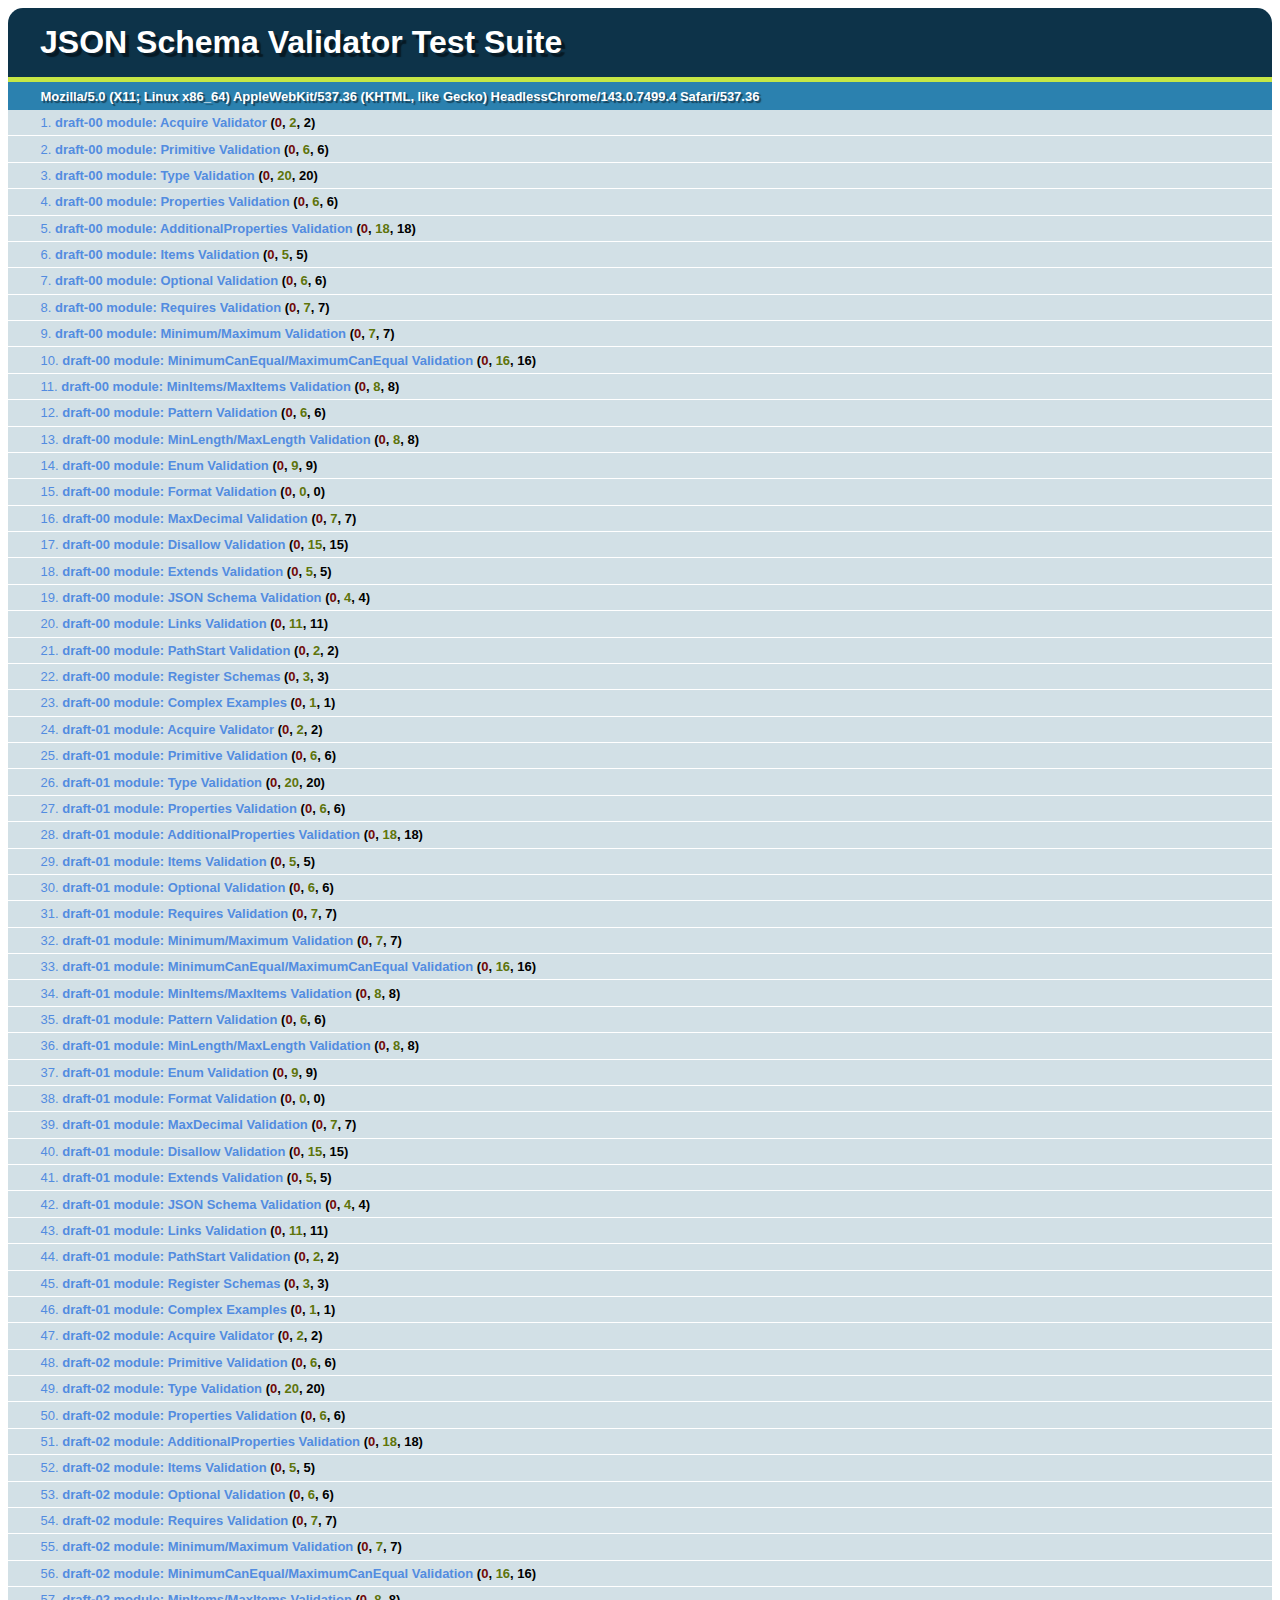
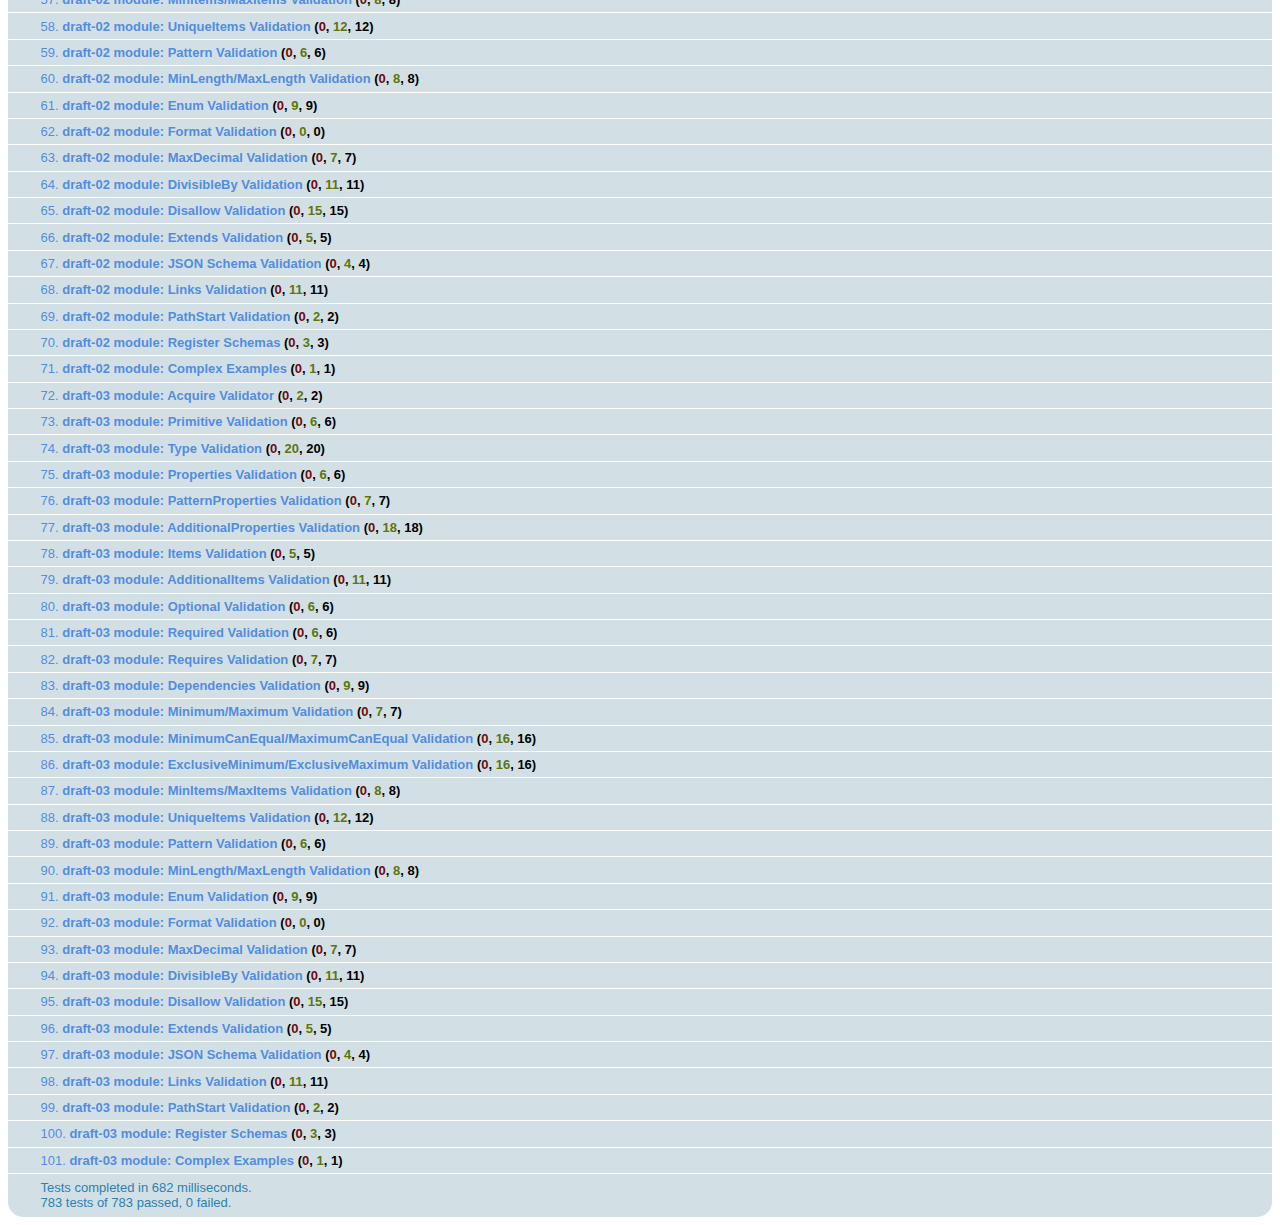
<file: app/views/api/ordrin/JsonSchema/tests/index3.html>
<!DOCTYPE HTML PUBLIC "-//W3C//DTD HTML 4.01 Transitional//EN"
      "http://www.w3.org/TR/html4/loose.dtd">
<html>
  <head>
    <link rel="stylesheet" href="qunit.css" type="text/css"/>
    <script type="text/javascript" src="qunit.js"></script>
    <script type="text/javascript" src="../lib/uri/uri.js"></script>
    <script type="text/javascript" src="../lib/jsv.js"></script>
    <script type="text/javascript" src="../lib/json-schema-draft-03.js"></script>
    <script type="text/javascript" src="tests3.js"></script>
  </head>
  <body>
    <h1 id="qunit-header">JSON Schema Validator Test Suite</h1>
    <h2 id="qunit-banner"></h2>
    <div id="qunit-testrunner-toolbar"></div>
    <h2 id="qunit-userAgent"></h2>
    <ol id="qunit-tests"></ol>
  </body>
</html>
</file>
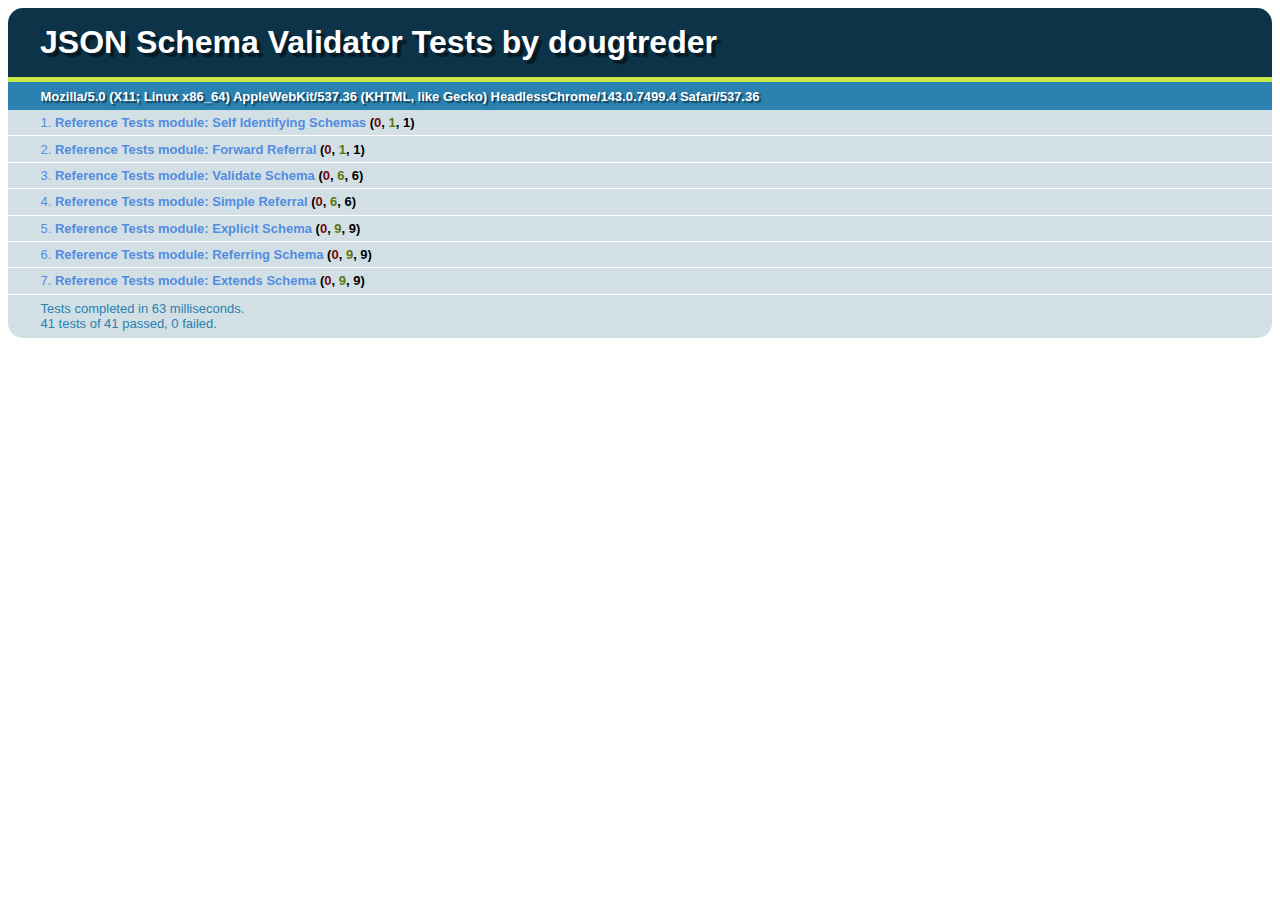
<file: app/views/api/ordrin/JsonSchema/tests/index3b.html>
<!DOCTYPE HTML PUBLIC "-//W3C//DTD HTML 4.01 Transitional//EN"
      "http://www.w3.org/TR/html4/loose.dtd">
<html>
  <head>
    <link rel="stylesheet" href="qunit.css" type="text/css"/>
    <script type="text/javascript" src="qunit.js"></script>
    <script type="text/javascript" src="../lib/uri/uri.js"></script>
    <script type="text/javascript" src="../lib/jsv.js"></script>
    <script type="text/javascript" src="../lib/json-schema-draft-03.js"></script>
    <script type="text/javascript" src="tests3b.js"></script>
  </head>
  <body>
    <h1 id="qunit-header">JSON Schema Validator Tests by dougtreder</h1>
    <h2 id="qunit-banner"></h2>
    <div id="qunit-testrunner-toolbar"></div>
    <h2 id="qunit-userAgent"></h2>
    <ol id="qunit-tests"></ol>
  </body>
</html>
</file>
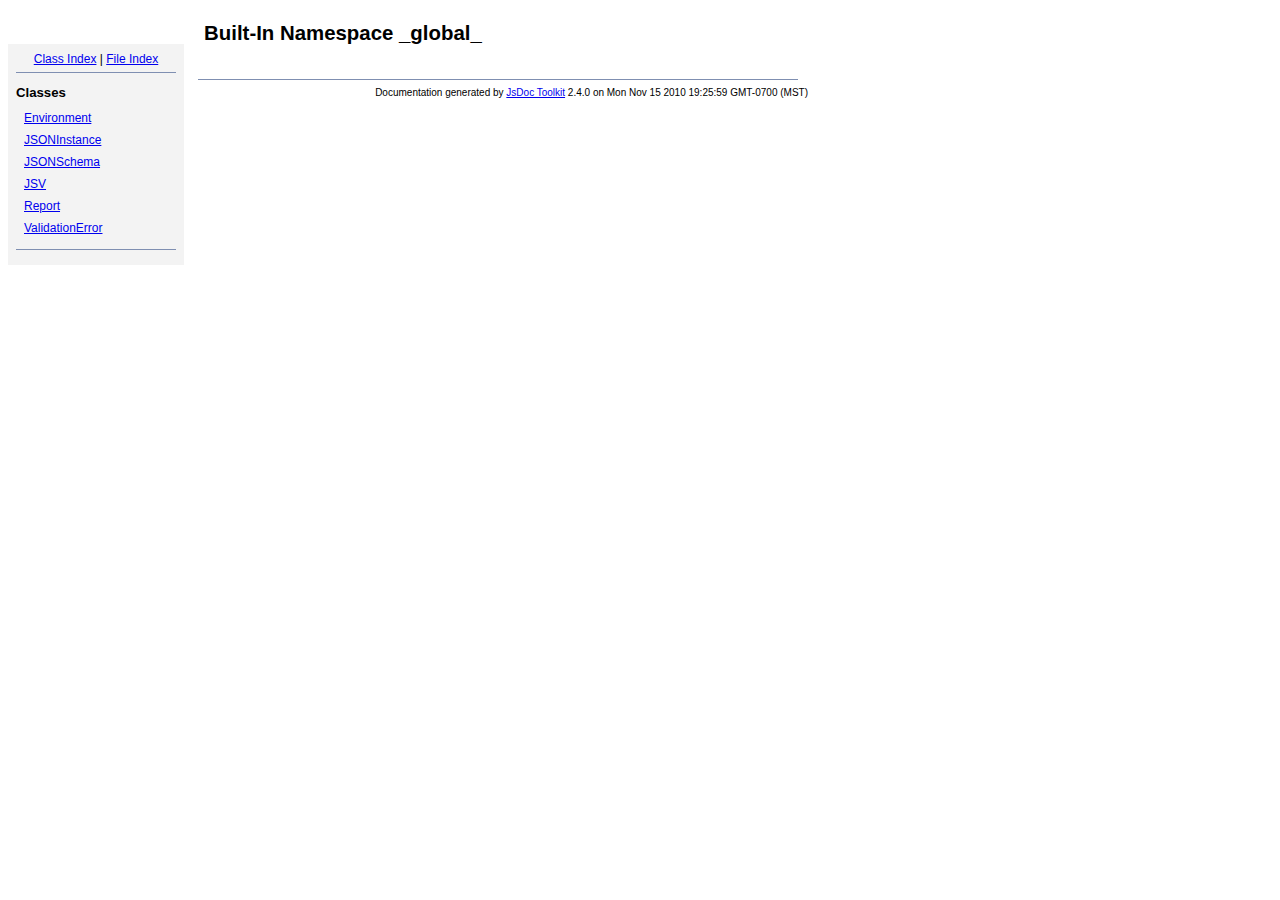
<file: app/views/api/ordrin/JsonSchema/docs/symbols/_global_.html>
<!DOCTYPE html PUBLIC "-//W3C//DTD XHTML 1.0 Transitional//EN"
        "http://www.w3.org/TR/xhtml1/DTD/xhtml1-transitional.dtd">
<html xmlns="http://www.w3.org/1999/xhtml" xml:lang="en" lang="en">
	<head>
		<meta http-equiv="content-type" content="text/html; charset=utf-8" />
		<meta name="generator" content="JsDoc Toolkit" />
		
		<title>JsDoc Reference - _global_</title>

		<style type="text/css">
			/* default.css */
body
{
	font: 12px "Lucida Grande", Tahoma, Arial, Helvetica, sans-serif;
	width: 800px;
}

.header
{
	clear: both;
	background-color: #ccc;
	padding: 8px;
}

h1
{
	font-size: 150%;
	font-weight: bold;
	padding: 0;
	margin: 1em 0 0 .3em;
}

hr
{
	border: none 0;
	border-top: 1px solid #7F8FB1;
	height: 1px;
}

pre.code
{
	display: block;
	padding: 8px;
	border: 1px dashed #ccc;
}

#index
{
	margin-top: 24px;
	float: left;
	width: 160px;
	position: absolute;
	left: 8px;
	background-color: #F3F3F3;
	padding: 8px;
}

#content
{
	margin-left: 190px;
	width: 600px;
}

.classList
{
	list-style-type: none;
	padding: 0;
	margin: 0 0 0 8px;
	font-family: arial, sans-serif;
	font-size: 1em;
	overflow: auto;
}

.classList li
{
	padding: 0;
	margin: 0 0 8px 0;
}

.summaryTable { width: 100%; }

h1.classTitle
{
	font-size:170%;
	line-height:130%;
}

h2 { font-size: 110%; }
caption, div.sectionTitle
{
	background-color: #7F8FB1;
	color: #fff;
	font-size:130%;
	text-align: left;
	padding: 2px 6px 2px 6px;
	border: 1px #7F8FB1 solid;
}

div.sectionTitle { margin-bottom: 8px; }
.summaryTable thead { display: none; }

.summaryTable td
{
	vertical-align: top;
	padding: 4px;
	border-bottom: 1px #7F8FB1 solid;
	border-right: 1px #7F8FB1 solid;
}

/*col#summaryAttributes {}*/
.summaryTable td.attributes
{
	border-left: 1px #7F8FB1 solid;
	width: 140px;
	text-align: right;
}

td.attributes, .fixedFont
{
	line-height: 15px;
	color: #002EBE;
	font-family: "Courier New",Courier,monospace;
	font-size: 13px;
}

.summaryTable td.nameDescription
{
	text-align: left;
	font-size: 13px;
	line-height: 15px;
}

.summaryTable td.nameDescription, .description
{
	line-height: 15px;
	padding: 4px;
	padding-left: 4px;
}

.summaryTable { margin-bottom: 8px; }

ul.inheritsList
{
	list-style: square;
	margin-left: 20px;
	padding-left: 0;
}

.detailList {
	margin-left: 20px; 
	line-height: 15px;
}
.detailList dt { margin-left: 20px; }

.detailList .heading
{
	font-weight: bold;
	padding-bottom: 6px;
	margin-left: 0;
}

.light, td.attributes, .light a:link, .light a:visited
{
	color: #777;
	font-style: italic;
}

.fineprint
{
	text-align: right;
	font-size: 10px;
}
		</style>
	</head>

	<body>
<!-- ============================== header ================================= -->	
		<!-- begin static/header.html -->
		<div id="header">
</div>
		<!-- end static/header.html -->

<!-- ============================== classes index ============================ -->
		<div id="index">
			<!-- begin publish.classesIndex -->
			<div align="center"><a href="../index.html">Class Index</a>
| <a href="../files.html">File Index</a></div>
<hr />
<h2>Classes</h2>
<ul class="classList">
	
	<li><a href="../symbols/Environment.html">Environment</a></li>
	
	<li><a href="../symbols/JSONInstance.html">JSONInstance</a></li>
	
	<li><a href="../symbols/JSONSchema.html">JSONSchema</a></li>
	
	<li><a href="../symbols/JSV.html">JSV</a></li>
	
	<li><a href="../symbols/Report.html">Report</a></li>
	
	<li><a href="../symbols/ValidationError.html">ValidationError</a></li>
	
</ul>
<hr />
			<!-- end publish.classesIndex -->
		</div>
		
		<div id="content">
<!-- ============================== class title ============================ -->
			<h1 class="classTitle">
				
				Built-In Namespace _global_
			</h1>

<!-- ============================== class summary ========================== -->			
			<p class="description">
				
				
			
				
				
				
			</p>

<!-- ============================== constructor summary ==================== -->			
			

<!-- ============================== properties summary ===================== -->
			

<!-- ============================== methods summary ======================== -->
			
<!-- ============================== events summary ======================== -->
			

<!-- ============================== constructor details ==================== -->		
			

<!-- ============================== field details ========================== -->		
			

<!-- ============================== method details ========================= -->		
			
			
<!-- ============================== event details ========================= -->		
			
			
			<hr />
		</div>

		
<!-- ============================== footer ================================= -->
		<div class="fineprint" style="clear:both">
			
			Documentation generated by <a href="http://code.google.com/p/jsdoc-toolkit/" target="_blank">JsDoc Toolkit</a> 2.4.0 on Mon Nov 15 2010 19:25:59 GMT-0700 (MST)
		</div>
	</body>
</html>
</file>
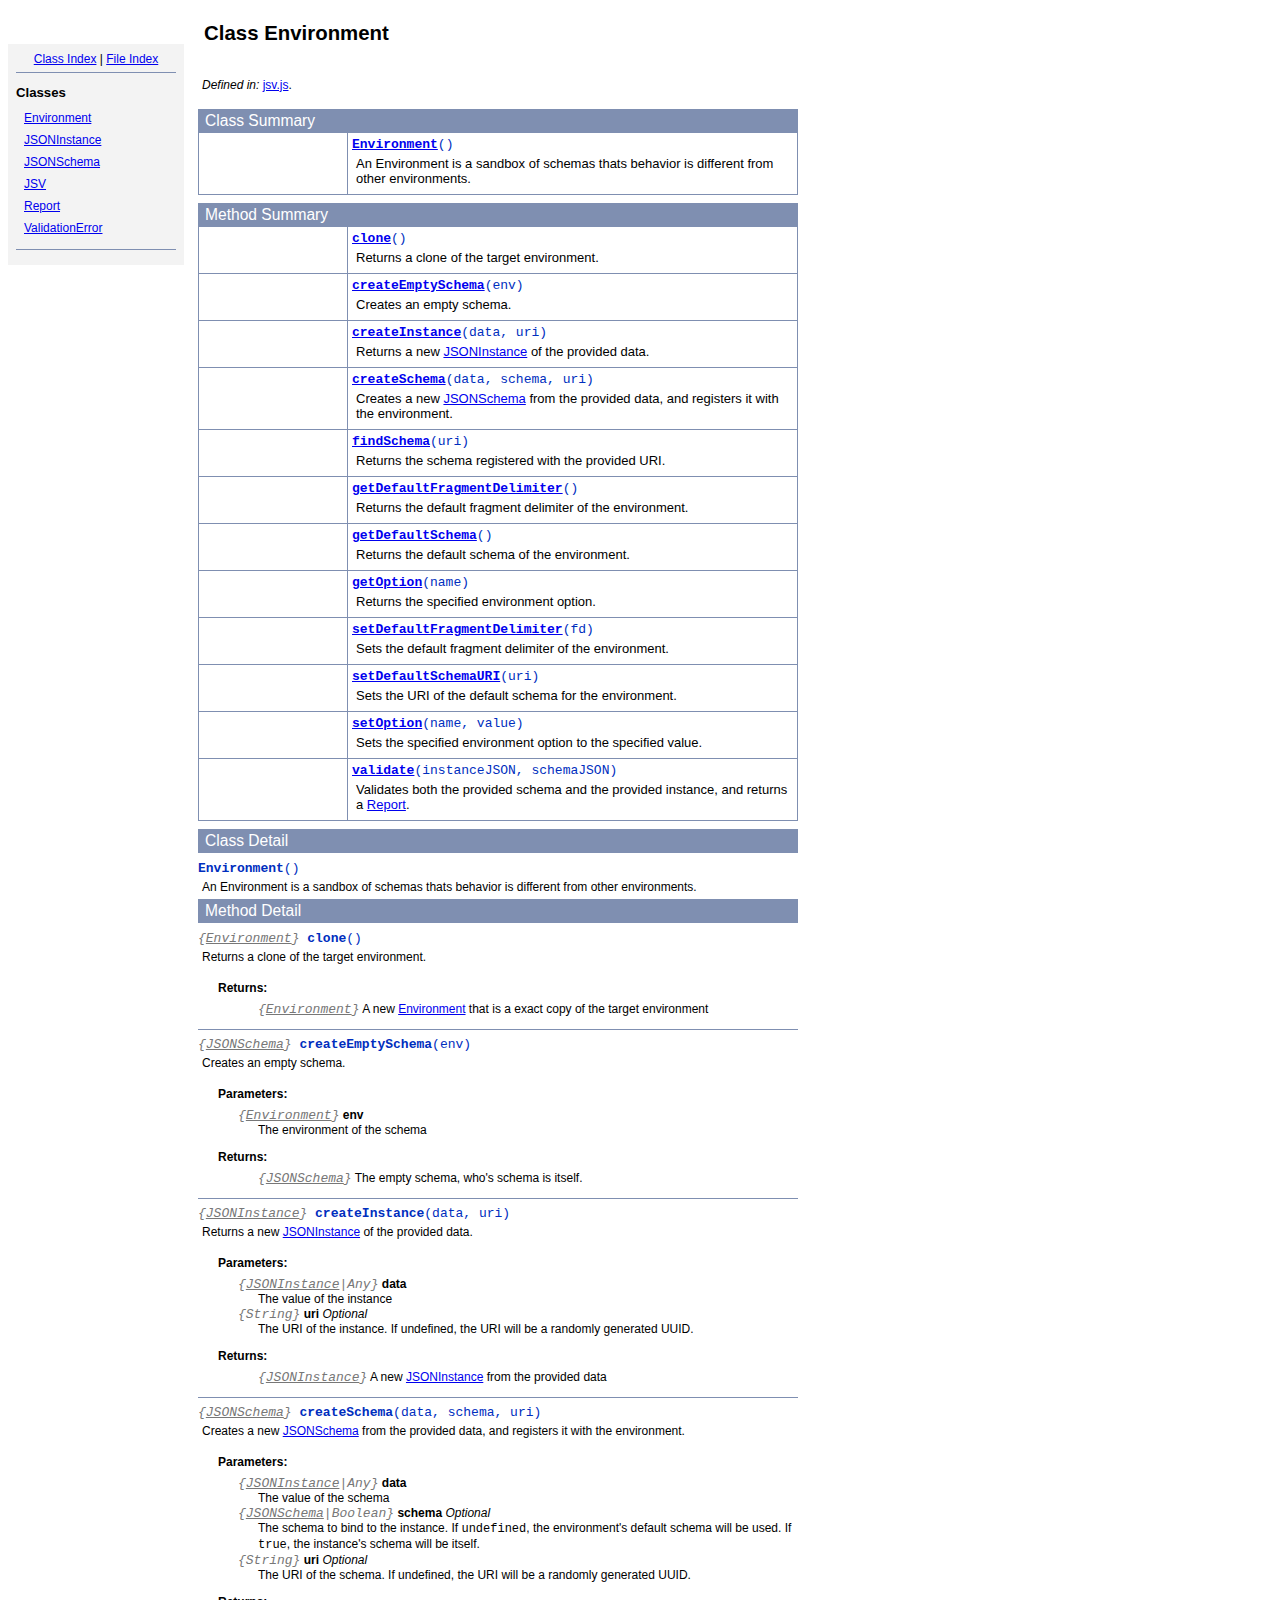
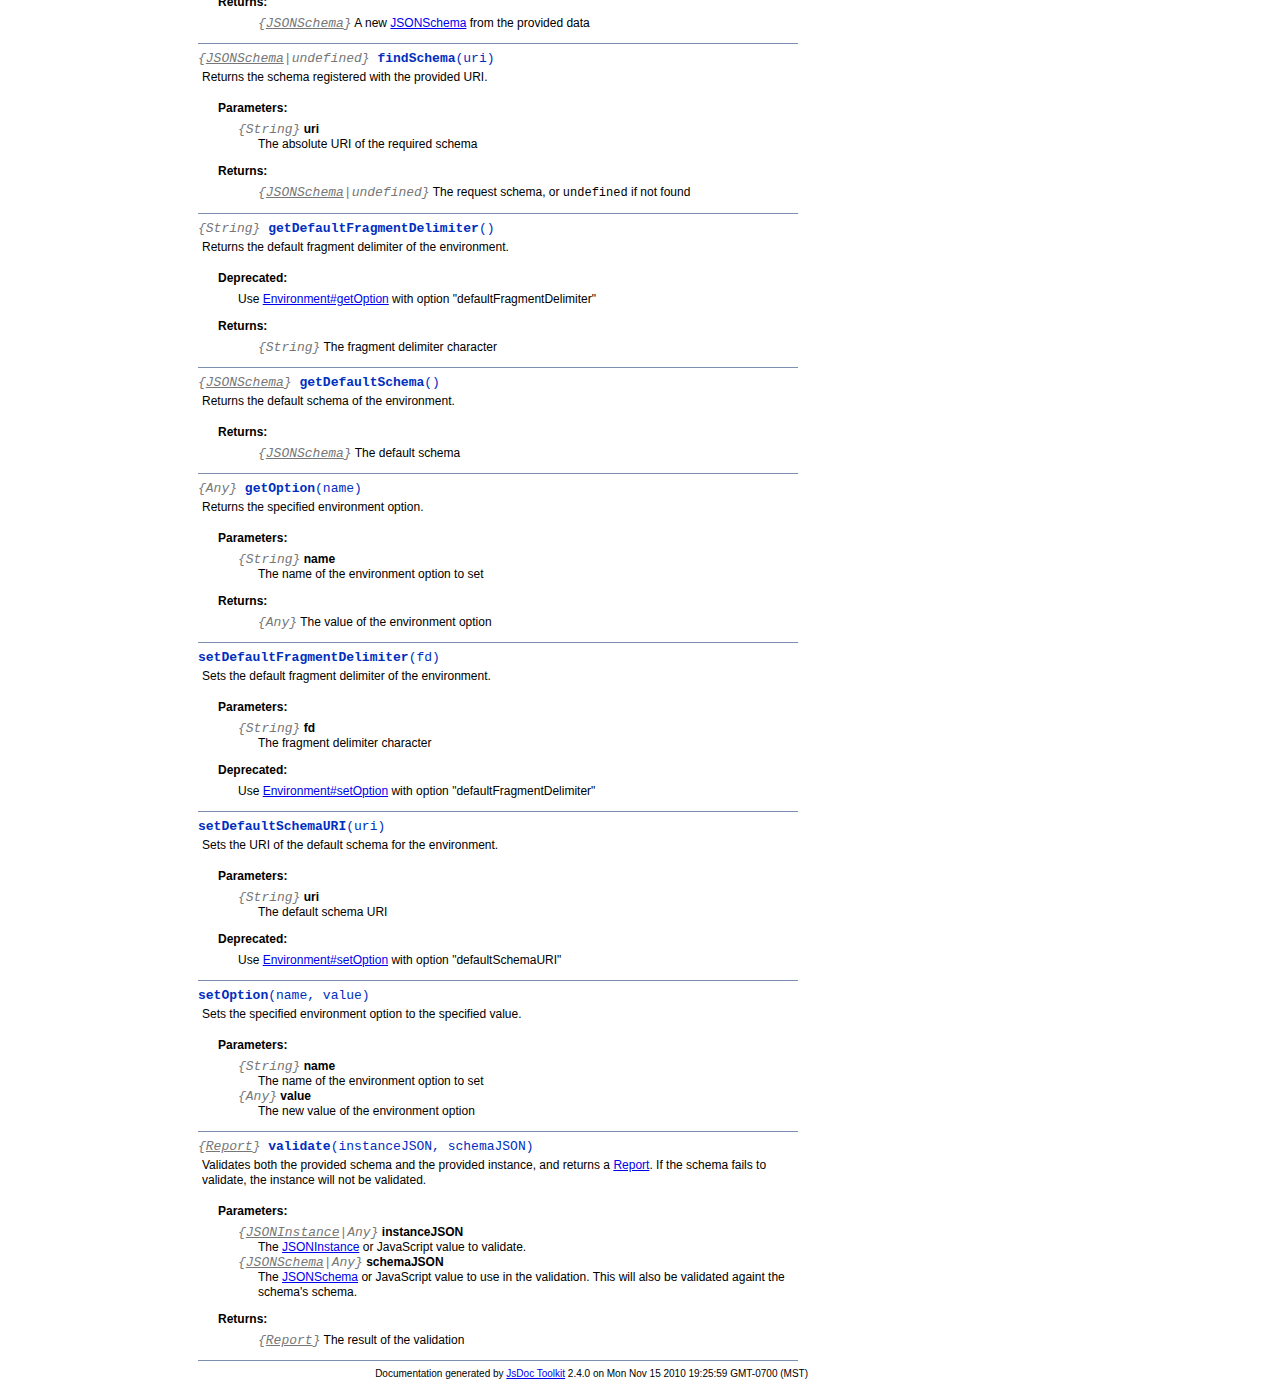
<file: app/views/api/ordrin/JsonSchema/docs/symbols/Environment.html>
<!DOCTYPE html PUBLIC "-//W3C//DTD XHTML 1.0 Transitional//EN"
        "http://www.w3.org/TR/xhtml1/DTD/xhtml1-transitional.dtd">
<html xmlns="http://www.w3.org/1999/xhtml" xml:lang="en" lang="en">
	<head>
		<meta http-equiv="content-type" content="text/html; charset=utf-8" />
		<meta name="generator" content="JsDoc Toolkit" />
		
		<title>JsDoc Reference - Environment</title>

		<style type="text/css">
			/* default.css */
body
{
	font: 12px "Lucida Grande", Tahoma, Arial, Helvetica, sans-serif;
	width: 800px;
}

.header
{
	clear: both;
	background-color: #ccc;
	padding: 8px;
}

h1
{
	font-size: 150%;
	font-weight: bold;
	padding: 0;
	margin: 1em 0 0 .3em;
}

hr
{
	border: none 0;
	border-top: 1px solid #7F8FB1;
	height: 1px;
}

pre.code
{
	display: block;
	padding: 8px;
	border: 1px dashed #ccc;
}

#index
{
	margin-top: 24px;
	float: left;
	width: 160px;
	position: absolute;
	left: 8px;
	background-color: #F3F3F3;
	padding: 8px;
}

#content
{
	margin-left: 190px;
	width: 600px;
}

.classList
{
	list-style-type: none;
	padding: 0;
	margin: 0 0 0 8px;
	font-family: arial, sans-serif;
	font-size: 1em;
	overflow: auto;
}

.classList li
{
	padding: 0;
	margin: 0 0 8px 0;
}

.summaryTable { width: 100%; }

h1.classTitle
{
	font-size:170%;
	line-height:130%;
}

h2 { font-size: 110%; }
caption, div.sectionTitle
{
	background-color: #7F8FB1;
	color: #fff;
	font-size:130%;
	text-align: left;
	padding: 2px 6px 2px 6px;
	border: 1px #7F8FB1 solid;
}

div.sectionTitle { margin-bottom: 8px; }
.summaryTable thead { display: none; }

.summaryTable td
{
	vertical-align: top;
	padding: 4px;
	border-bottom: 1px #7F8FB1 solid;
	border-right: 1px #7F8FB1 solid;
}

/*col#summaryAttributes {}*/
.summaryTable td.attributes
{
	border-left: 1px #7F8FB1 solid;
	width: 140px;
	text-align: right;
}

td.attributes, .fixedFont
{
	line-height: 15px;
	color: #002EBE;
	font-family: "Courier New",Courier,monospace;
	font-size: 13px;
}

.summaryTable td.nameDescription
{
	text-align: left;
	font-size: 13px;
	line-height: 15px;
}

.summaryTable td.nameDescription, .description
{
	line-height: 15px;
	padding: 4px;
	padding-left: 4px;
}

.summaryTable { margin-bottom: 8px; }

ul.inheritsList
{
	list-style: square;
	margin-left: 20px;
	padding-left: 0;
}

.detailList {
	margin-left: 20px; 
	line-height: 15px;
}
.detailList dt { margin-left: 20px; }

.detailList .heading
{
	font-weight: bold;
	padding-bottom: 6px;
	margin-left: 0;
}

.light, td.attributes, .light a:link, .light a:visited
{
	color: #777;
	font-style: italic;
}

.fineprint
{
	text-align: right;
	font-size: 10px;
}
		</style>
	</head>

	<body>
<!-- ============================== header ================================= -->	
		<!-- begin static/header.html -->
		<div id="header">
</div>
		<!-- end static/header.html -->

<!-- ============================== classes index ============================ -->
		<div id="index">
			<!-- begin publish.classesIndex -->
			<div align="center"><a href="../index.html">Class Index</a>
| <a href="../files.html">File Index</a></div>
<hr />
<h2>Classes</h2>
<ul class="classList">
	
	<li><a href="../symbols/Environment.html">Environment</a></li>
	
	<li><a href="../symbols/JSONInstance.html">JSONInstance</a></li>
	
	<li><a href="../symbols/JSONSchema.html">JSONSchema</a></li>
	
	<li><a href="../symbols/JSV.html">JSV</a></li>
	
	<li><a href="../symbols/Report.html">Report</a></li>
	
	<li><a href="../symbols/ValidationError.html">ValidationError</a></li>
	
</ul>
<hr />
			<!-- end publish.classesIndex -->
		</div>
		
		<div id="content">
<!-- ============================== class title ============================ -->
			<h1 class="classTitle">
				
				Class Environment
			</h1>

<!-- ============================== class summary ========================== -->			
			<p class="description">
				
				
			
				
				
				
					<br /><i>Defined in: </i> <a href="../symbols/src/jsv.js.html">jsv.js</a>.
				
			</p>

<!-- ============================== constructor summary ==================== -->			
			
			<table class="summaryTable" cellspacing="0" summary="A summary of the constructor documented in the class Environment.">
				<caption>Class Summary</caption>
				<thead>
					<tr>
						<th scope="col">Constructor Attributes</th>
						<th scope="col">Constructor Name and Description</th>
					</tr>
				</thead>
				<tbody>
					<tr>
						<td class="attributes">&nbsp;</td>
						<td class="nameDescription" >
							<div class="fixedFont">
								<b><a href="../symbols/Environment.html#constructor">Environment</a></b>()
							</div>
							<div class="description">An Environment is a sandbox of schemas thats behavior is different from other environments.</div>
						</td>
					</tr>
				</tbody>
			</table>
			

<!-- ============================== properties summary ===================== -->
			

<!-- ============================== methods summary ======================== -->
			
				
				
				<table class="summaryTable" cellspacing="0" summary="A summary of the methods documented in the class Environment.">
					<caption>Method Summary</caption>
					<thead>
						<tr>
							<th scope="col">Method Attributes</th>
							<th scope="col">Method Name and Description</th>
						</tr>
					</thead>
					<tbody>
					
						<tr>
							<td class="attributes">&nbsp;</td>
							<td class="nameDescription">
								<div class="fixedFont"><b><a href="../symbols/Environment.html#clone">clone</a></b>()
								</div>
								<div class="description">Returns a clone of the target environment.</div>
							</td>
						</tr>
					
						<tr>
							<td class="attributes">&nbsp;</td>
							<td class="nameDescription">
								<div class="fixedFont"><b><a href="../symbols/Environment.html#createEmptySchema">createEmptySchema</a></b>(env)
								</div>
								<div class="description">Creates an empty schema.</div>
							</td>
						</tr>
					
						<tr>
							<td class="attributes">&nbsp;</td>
							<td class="nameDescription">
								<div class="fixedFont"><b><a href="../symbols/Environment.html#createInstance">createInstance</a></b>(data, uri)
								</div>
								<div class="description">Returns a new <a href="../symbols/JSONInstance.html">JSONInstance</a> of the provided data.</div>
							</td>
						</tr>
					
						<tr>
							<td class="attributes">&nbsp;</td>
							<td class="nameDescription">
								<div class="fixedFont"><b><a href="../symbols/Environment.html#createSchema">createSchema</a></b>(data, schema, uri)
								</div>
								<div class="description">Creates a new <a href="../symbols/JSONSchema.html">JSONSchema</a> from the provided data, and registers it with the environment.</div>
							</td>
						</tr>
					
						<tr>
							<td class="attributes">&nbsp;</td>
							<td class="nameDescription">
								<div class="fixedFont"><b><a href="../symbols/Environment.html#findSchema">findSchema</a></b>(uri)
								</div>
								<div class="description">Returns the schema registered with the provided URI.</div>
							</td>
						</tr>
					
						<tr>
							<td class="attributes">&nbsp;</td>
							<td class="nameDescription">
								<div class="fixedFont"><b><a href="../symbols/Environment.html#getDefaultFragmentDelimiter">getDefaultFragmentDelimiter</a></b>()
								</div>
								<div class="description">Returns the default fragment delimiter of the environment.</div>
							</td>
						</tr>
					
						<tr>
							<td class="attributes">&nbsp;</td>
							<td class="nameDescription">
								<div class="fixedFont"><b><a href="../symbols/Environment.html#getDefaultSchema">getDefaultSchema</a></b>()
								</div>
								<div class="description">Returns the default schema of the environment.</div>
							</td>
						</tr>
					
						<tr>
							<td class="attributes">&nbsp;</td>
							<td class="nameDescription">
								<div class="fixedFont"><b><a href="../symbols/Environment.html#getOption">getOption</a></b>(name)
								</div>
								<div class="description">Returns the specified environment option.</div>
							</td>
						</tr>
					
						<tr>
							<td class="attributes">&nbsp;</td>
							<td class="nameDescription">
								<div class="fixedFont"><b><a href="../symbols/Environment.html#setDefaultFragmentDelimiter">setDefaultFragmentDelimiter</a></b>(fd)
								</div>
								<div class="description">Sets the default fragment delimiter of the environment.</div>
							</td>
						</tr>
					
						<tr>
							<td class="attributes">&nbsp;</td>
							<td class="nameDescription">
								<div class="fixedFont"><b><a href="../symbols/Environment.html#setDefaultSchemaURI">setDefaultSchemaURI</a></b>(uri)
								</div>
								<div class="description">Sets the URI of the default schema for the environment.</div>
							</td>
						</tr>
					
						<tr>
							<td class="attributes">&nbsp;</td>
							<td class="nameDescription">
								<div class="fixedFont"><b><a href="../symbols/Environment.html#setOption">setOption</a></b>(name, value)
								</div>
								<div class="description">Sets the specified environment option to the specified value.</div>
							</td>
						</tr>
					
						<tr>
							<td class="attributes">&nbsp;</td>
							<td class="nameDescription">
								<div class="fixedFont"><b><a href="../symbols/Environment.html#validate">validate</a></b>(instanceJSON, schemaJSON)
								</div>
								<div class="description">Validates both the provided schema and the provided instance, and returns a <a href="../symbols/Report.html">Report</a>.</div>
							</td>
						</tr>
					
					</tbody>
				</table>
				
				
				
			
<!-- ============================== events summary ======================== -->
			

<!-- ============================== constructor details ==================== -->		
			
			<div class="details"><a name="constructor"> </a>
				<div class="sectionTitle">
					Class Detail
				</div>
				
				<div class="fixedFont">
						<b>Environment</b>()
				</div>
				
				<div class="description">
					An Environment is a sandbox of schemas thats behavior is different from other environments.
					
				</div>
				
				
				
				
					
					
					
					
					
					
					

			</div>
			

<!-- ============================== field details ========================== -->		
			

<!-- ============================== method details ========================= -->		
			
				<div class="sectionTitle">
					Method Detail
				</div>
				
					<a name="clone"> </a>
					<div class="fixedFont">
					
					<span class="light">{<a href="../symbols/Environment.html">Environment</a>}</span>
					<b>clone</b>()
					
					</div>
					<div class="description">
						Returns a clone of the target environment.
						
						
					</div>
					
					
					
						
						
						
						
						
							<dl class="detailList">
							<dt class="heading">Returns:</dt>
							
								<dd><span class="light fixedFont">{<a href="../symbols/Environment.html">Environment</a>}</span> A new <a href="../symbols/Environment.html">Environment</a> that is a exact copy of the target environment</dd>
							
							</dl>
						
						
						

					<hr />
				
					<a name="createEmptySchema"> </a>
					<div class="fixedFont">
					
					<span class="light">{<a href="../symbols/JSONSchema.html">JSONSchema</a>}</span>
					<b>createEmptySchema</b>(env)
					
					</div>
					<div class="description">
						Creates an empty schema.
						
						
					</div>
					
					
					
						
							<dl class="detailList">
							<dt class="heading">Parameters:</dt>
							
								<dt>
									<span class="light fixedFont">{<a href="../symbols/Environment.html">Environment</a>}</span> <b>env</b>
									
								</dt>
								<dd>The environment of the schema</dd>
							
							</dl>
						
						
						
						
						
							<dl class="detailList">
							<dt class="heading">Returns:</dt>
							
								<dd><span class="light fixedFont">{<a href="../symbols/JSONSchema.html">JSONSchema</a>}</span> The empty schema, who's schema is itself.</dd>
							
							</dl>
						
						
						

					<hr />
				
					<a name="createInstance"> </a>
					<div class="fixedFont">
					
					<span class="light">{<a href="../symbols/JSONInstance.html">JSONInstance</a>}</span>
					<b>createInstance</b>(data, uri)
					
					</div>
					<div class="description">
						Returns a new <a href="../symbols/JSONInstance.html">JSONInstance</a> of the provided data.
						
						
					</div>
					
					
					
						
							<dl class="detailList">
							<dt class="heading">Parameters:</dt>
							
								<dt>
									<span class="light fixedFont">{<a href="../symbols/JSONInstance.html">JSONInstance</a>|Any}</span> <b>data</b>
									
								</dt>
								<dd>The value of the instance</dd>
							
								<dt>
									<span class="light fixedFont">{String}</span> <b>uri</b>
									<i>Optional</i>
								</dt>
								<dd>The URI of the instance. If undefined, the URI will be a randomly generated UUID.</dd>
							
							</dl>
						
						
						
						
						
							<dl class="detailList">
							<dt class="heading">Returns:</dt>
							
								<dd><span class="light fixedFont">{<a href="../symbols/JSONInstance.html">JSONInstance</a>}</span> A new <a href="../symbols/JSONInstance.html">JSONInstance</a> from the provided data</dd>
							
							</dl>
						
						
						

					<hr />
				
					<a name="createSchema"> </a>
					<div class="fixedFont">
					
					<span class="light">{<a href="../symbols/JSONSchema.html">JSONSchema</a>}</span>
					<b>createSchema</b>(data, schema, uri)
					
					</div>
					<div class="description">
						Creates a new <a href="../symbols/JSONSchema.html">JSONSchema</a> from the provided data, and registers it with the environment.
						
						
					</div>
					
					
					
						
							<dl class="detailList">
							<dt class="heading">Parameters:</dt>
							
								<dt>
									<span class="light fixedFont">{<a href="../symbols/JSONInstance.html">JSONInstance</a>|Any}</span> <b>data</b>
									
								</dt>
								<dd>The value of the schema</dd>
							
								<dt>
									<span class="light fixedFont">{<a href="../symbols/JSONSchema.html">JSONSchema</a>|Boolean}</span> <b>schema</b>
									<i>Optional</i>
								</dt>
								<dd>The schema to bind to the instance. If <code>undefined</code>, the environment's default schema will be used. If <code>true</code>, the instance's schema will be itself.</dd>
							
								<dt>
									<span class="light fixedFont">{String}</span> <b>uri</b>
									<i>Optional</i>
								</dt>
								<dd>The URI of the schema. If undefined, the URI will be a randomly generated UUID.</dd>
							
							</dl>
						
						
						
						
						
							<dl class="detailList">
							<dt class="heading">Returns:</dt>
							
								<dd><span class="light fixedFont">{<a href="../symbols/JSONSchema.html">JSONSchema</a>}</span> A new <a href="../symbols/JSONSchema.html">JSONSchema</a> from the provided data</dd>
							
							</dl>
						
						
						

					<hr />
				
					<a name="findSchema"> </a>
					<div class="fixedFont">
					
					<span class="light">{<a href="../symbols/JSONSchema.html">JSONSchema</a>|undefined}</span>
					<b>findSchema</b>(uri)
					
					</div>
					<div class="description">
						Returns the schema registered with the provided URI.
						
						
					</div>
					
					
					
						
							<dl class="detailList">
							<dt class="heading">Parameters:</dt>
							
								<dt>
									<span class="light fixedFont">{String}</span> <b>uri</b>
									
								</dt>
								<dd>The absolute URI of the required schema</dd>
							
							</dl>
						
						
						
						
						
							<dl class="detailList">
							<dt class="heading">Returns:</dt>
							
								<dd><span class="light fixedFont">{<a href="../symbols/JSONSchema.html">JSONSchema</a>|undefined}</span> The request schema, or <code>undefined</code> if not found</dd>
							
							</dl>
						
						
						

					<hr />
				
					<a name="getDefaultFragmentDelimiter"> </a>
					<div class="fixedFont">
					
					<span class="light">{String}</span>
					<b>getDefaultFragmentDelimiter</b>()
					
					</div>
					<div class="description">
						Returns the default fragment delimiter of the environment.
						
						
					</div>
					
					
					
						
						
							<dl class="detailList">
							<dt class="heading">Deprecated:</dt>
							<dt>
								Use <a href="../symbols/Environment.html#getOption">Environment#getOption</a> with option "defaultFragmentDelimiter"
							</dt>
							</dl>
						
						
						
						
							<dl class="detailList">
							<dt class="heading">Returns:</dt>
							
								<dd><span class="light fixedFont">{String}</span> The fragment delimiter character</dd>
							
							</dl>
						
						
						

					<hr />
				
					<a name="getDefaultSchema"> </a>
					<div class="fixedFont">
					
					<span class="light">{<a href="../symbols/JSONSchema.html">JSONSchema</a>}</span>
					<b>getDefaultSchema</b>()
					
					</div>
					<div class="description">
						Returns the default schema of the environment.
						
						
					</div>
					
					
					
						
						
						
						
						
							<dl class="detailList">
							<dt class="heading">Returns:</dt>
							
								<dd><span class="light fixedFont">{<a href="../symbols/JSONSchema.html">JSONSchema</a>}</span> The default schema</dd>
							
							</dl>
						
						
						

					<hr />
				
					<a name="getOption"> </a>
					<div class="fixedFont">
					
					<span class="light">{Any}</span>
					<b>getOption</b>(name)
					
					</div>
					<div class="description">
						Returns the specified environment option.
						
						
					</div>
					
					
					
						
							<dl class="detailList">
							<dt class="heading">Parameters:</dt>
							
								<dt>
									<span class="light fixedFont">{String}</span> <b>name</b>
									
								</dt>
								<dd>The name of the environment option to set</dd>
							
							</dl>
						
						
						
						
						
							<dl class="detailList">
							<dt class="heading">Returns:</dt>
							
								<dd><span class="light fixedFont">{Any}</span> The value of the environment option</dd>
							
							</dl>
						
						
						

					<hr />
				
					<a name="setDefaultFragmentDelimiter"> </a>
					<div class="fixedFont">
					
					
					<b>setDefaultFragmentDelimiter</b>(fd)
					
					</div>
					<div class="description">
						Sets the default fragment delimiter of the environment.
						
						
					</div>
					
					
					
						
							<dl class="detailList">
							<dt class="heading">Parameters:</dt>
							
								<dt>
									<span class="light fixedFont">{String}</span> <b>fd</b>
									
								</dt>
								<dd>The fragment delimiter character</dd>
							
							</dl>
						
						
							<dl class="detailList">
							<dt class="heading">Deprecated:</dt>
							<dt>
								Use <a href="../symbols/Environment.html#setOption">Environment#setOption</a> with option "defaultFragmentDelimiter"
							</dt>
							</dl>
						
						
						
						
						
						

					<hr />
				
					<a name="setDefaultSchemaURI"> </a>
					<div class="fixedFont">
					
					
					<b>setDefaultSchemaURI</b>(uri)
					
					</div>
					<div class="description">
						Sets the URI of the default schema for the environment.
						
						
					</div>
					
					
					
						
							<dl class="detailList">
							<dt class="heading">Parameters:</dt>
							
								<dt>
									<span class="light fixedFont">{String}</span> <b>uri</b>
									
								</dt>
								<dd>The default schema URI</dd>
							
							</dl>
						
						
							<dl class="detailList">
							<dt class="heading">Deprecated:</dt>
							<dt>
								Use <a href="../symbols/Environment.html#setOption">Environment#setOption</a> with option "defaultSchemaURI"
							</dt>
							</dl>
						
						
						
						
						
						

					<hr />
				
					<a name="setOption"> </a>
					<div class="fixedFont">
					
					
					<b>setOption</b>(name, value)
					
					</div>
					<div class="description">
						Sets the specified environment option to the specified value.
						
						
					</div>
					
					
					
						
							<dl class="detailList">
							<dt class="heading">Parameters:</dt>
							
								<dt>
									<span class="light fixedFont">{String}</span> <b>name</b>
									
								</dt>
								<dd>The name of the environment option to set</dd>
							
								<dt>
									<span class="light fixedFont">{Any}</span> <b>value</b>
									
								</dt>
								<dd>The new value of the environment option</dd>
							
							</dl>
						
						
						
						
						
						
						

					<hr />
				
					<a name="validate"> </a>
					<div class="fixedFont">
					
					<span class="light">{<a href="../symbols/Report.html">Report</a>}</span>
					<b>validate</b>(instanceJSON, schemaJSON)
					
					</div>
					<div class="description">
						Validates both the provided schema and the provided instance, and returns a <a href="../symbols/Report.html">Report</a>. If the schema fails to validate, the instance will not be validated.
						
						
					</div>
					
					
					
						
							<dl class="detailList">
							<dt class="heading">Parameters:</dt>
							
								<dt>
									<span class="light fixedFont">{<a href="../symbols/JSONInstance.html">JSONInstance</a>|Any}</span> <b>instanceJSON</b>
									
								</dt>
								<dd>The <a href="../symbols/JSONInstance.html">JSONInstance</a> or JavaScript value to validate.</dd>
							
								<dt>
									<span class="light fixedFont">{<a href="../symbols/JSONSchema.html">JSONSchema</a>|Any}</span> <b>schemaJSON</b>
									
								</dt>
								<dd>The <a href="../symbols/JSONSchema.html">JSONSchema</a> or JavaScript value to use in the validation. This will also be validated againt the schema's schema.</dd>
							
							</dl>
						
						
						
						
						
							<dl class="detailList">
							<dt class="heading">Returns:</dt>
							
								<dd><span class="light fixedFont">{<a href="../symbols/Report.html">Report</a>}</span> The result of the validation</dd>
							
							</dl>
						
						
						

					
				
			
			
<!-- ============================== event details ========================= -->		
			
			
			<hr />
		</div>

		
<!-- ============================== footer ================================= -->
		<div class="fineprint" style="clear:both">
			
			Documentation generated by <a href="http://code.google.com/p/jsdoc-toolkit/" target="_blank">JsDoc Toolkit</a> 2.4.0 on Mon Nov 15 2010 19:25:59 GMT-0700 (MST)
		</div>
	</body>
</html>
</file>
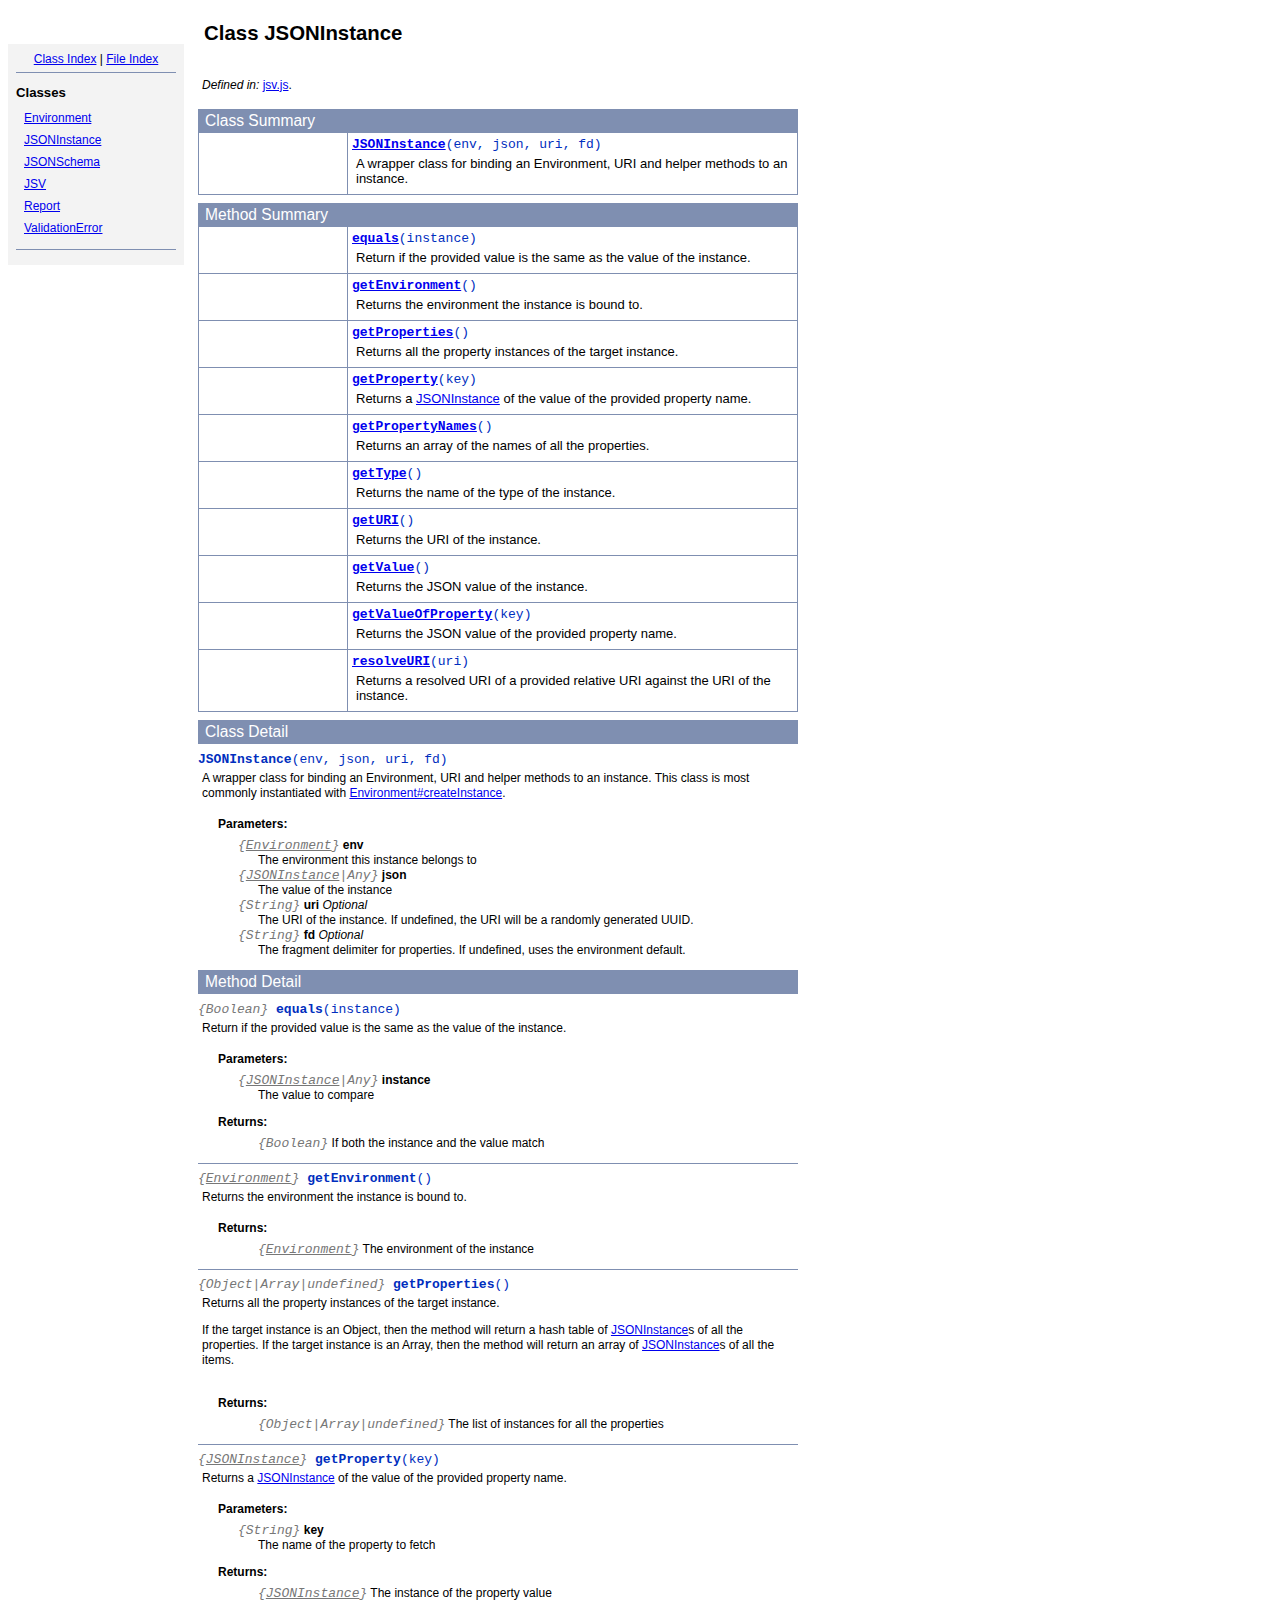
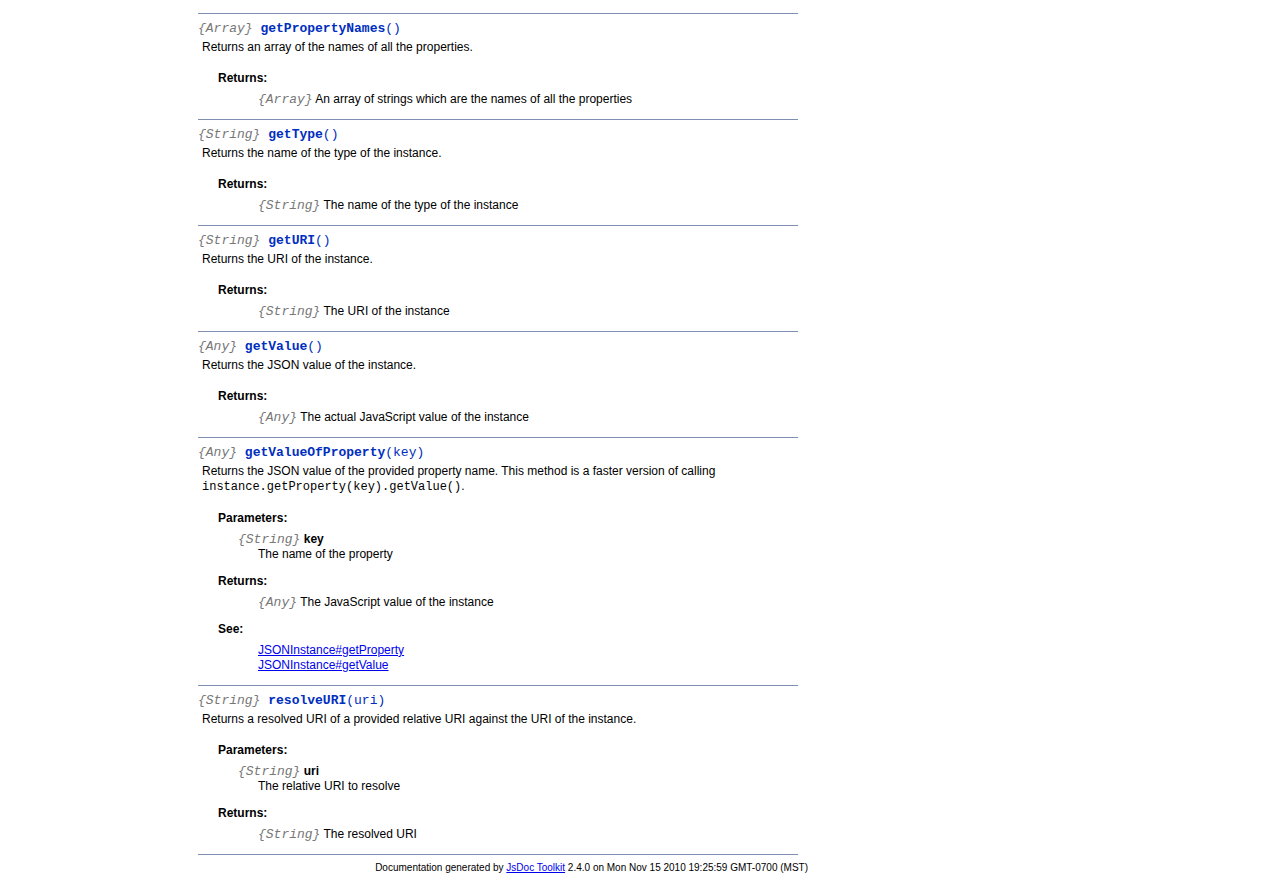
<file: app/views/api/ordrin/JsonSchema/docs/symbols/JSONInstance.html>
<!DOCTYPE html PUBLIC "-//W3C//DTD XHTML 1.0 Transitional//EN"
        "http://www.w3.org/TR/xhtml1/DTD/xhtml1-transitional.dtd">
<html xmlns="http://www.w3.org/1999/xhtml" xml:lang="en" lang="en">
	<head>
		<meta http-equiv="content-type" content="text/html; charset=utf-8" />
		<meta name="generator" content="JsDoc Toolkit" />
		
		<title>JsDoc Reference - JSONInstance</title>

		<style type="text/css">
			/* default.css */
body
{
	font: 12px "Lucida Grande", Tahoma, Arial, Helvetica, sans-serif;
	width: 800px;
}

.header
{
	clear: both;
	background-color: #ccc;
	padding: 8px;
}

h1
{
	font-size: 150%;
	font-weight: bold;
	padding: 0;
	margin: 1em 0 0 .3em;
}

hr
{
	border: none 0;
	border-top: 1px solid #7F8FB1;
	height: 1px;
}

pre.code
{
	display: block;
	padding: 8px;
	border: 1px dashed #ccc;
}

#index
{
	margin-top: 24px;
	float: left;
	width: 160px;
	position: absolute;
	left: 8px;
	background-color: #F3F3F3;
	padding: 8px;
}

#content
{
	margin-left: 190px;
	width: 600px;
}

.classList
{
	list-style-type: none;
	padding: 0;
	margin: 0 0 0 8px;
	font-family: arial, sans-serif;
	font-size: 1em;
	overflow: auto;
}

.classList li
{
	padding: 0;
	margin: 0 0 8px 0;
}

.summaryTable { width: 100%; }

h1.classTitle
{
	font-size:170%;
	line-height:130%;
}

h2 { font-size: 110%; }
caption, div.sectionTitle
{
	background-color: #7F8FB1;
	color: #fff;
	font-size:130%;
	text-align: left;
	padding: 2px 6px 2px 6px;
	border: 1px #7F8FB1 solid;
}

div.sectionTitle { margin-bottom: 8px; }
.summaryTable thead { display: none; }

.summaryTable td
{
	vertical-align: top;
	padding: 4px;
	border-bottom: 1px #7F8FB1 solid;
	border-right: 1px #7F8FB1 solid;
}

/*col#summaryAttributes {}*/
.summaryTable td.attributes
{
	border-left: 1px #7F8FB1 solid;
	width: 140px;
	text-align: right;
}

td.attributes, .fixedFont
{
	line-height: 15px;
	color: #002EBE;
	font-family: "Courier New",Courier,monospace;
	font-size: 13px;
}

.summaryTable td.nameDescription
{
	text-align: left;
	font-size: 13px;
	line-height: 15px;
}

.summaryTable td.nameDescription, .description
{
	line-height: 15px;
	padding: 4px;
	padding-left: 4px;
}

.summaryTable { margin-bottom: 8px; }

ul.inheritsList
{
	list-style: square;
	margin-left: 20px;
	padding-left: 0;
}

.detailList {
	margin-left: 20px; 
	line-height: 15px;
}
.detailList dt { margin-left: 20px; }

.detailList .heading
{
	font-weight: bold;
	padding-bottom: 6px;
	margin-left: 0;
}

.light, td.attributes, .light a:link, .light a:visited
{
	color: #777;
	font-style: italic;
}

.fineprint
{
	text-align: right;
	font-size: 10px;
}
		</style>
	</head>

	<body>
<!-- ============================== header ================================= -->	
		<!-- begin static/header.html -->
		<div id="header">
</div>
		<!-- end static/header.html -->

<!-- ============================== classes index ============================ -->
		<div id="index">
			<!-- begin publish.classesIndex -->
			<div align="center"><a href="../index.html">Class Index</a>
| <a href="../files.html">File Index</a></div>
<hr />
<h2>Classes</h2>
<ul class="classList">
	
	<li><a href="../symbols/Environment.html">Environment</a></li>
	
	<li><a href="../symbols/JSONInstance.html">JSONInstance</a></li>
	
	<li><a href="../symbols/JSONSchema.html">JSONSchema</a></li>
	
	<li><a href="../symbols/JSV.html">JSV</a></li>
	
	<li><a href="../symbols/Report.html">Report</a></li>
	
	<li><a href="../symbols/ValidationError.html">ValidationError</a></li>
	
</ul>
<hr />
			<!-- end publish.classesIndex -->
		</div>
		
		<div id="content">
<!-- ============================== class title ============================ -->
			<h1 class="classTitle">
				
				Class JSONInstance
			</h1>

<!-- ============================== class summary ========================== -->			
			<p class="description">
				
				
			
				
				
				
					<br /><i>Defined in: </i> <a href="../symbols/src/jsv.js.html">jsv.js</a>.
				
			</p>

<!-- ============================== constructor summary ==================== -->			
			
			<table class="summaryTable" cellspacing="0" summary="A summary of the constructor documented in the class JSONInstance.">
				<caption>Class Summary</caption>
				<thead>
					<tr>
						<th scope="col">Constructor Attributes</th>
						<th scope="col">Constructor Name and Description</th>
					</tr>
				</thead>
				<tbody>
					<tr>
						<td class="attributes">&nbsp;</td>
						<td class="nameDescription" >
							<div class="fixedFont">
								<b><a href="../symbols/JSONInstance.html#constructor">JSONInstance</a></b>(env, json, uri, fd)
							</div>
							<div class="description">A wrapper class for binding an Environment, URI and helper methods to an instance.</div>
						</td>
					</tr>
				</tbody>
			</table>
			

<!-- ============================== properties summary ===================== -->
			

<!-- ============================== methods summary ======================== -->
			
				
				
				<table class="summaryTable" cellspacing="0" summary="A summary of the methods documented in the class JSONInstance.">
					<caption>Method Summary</caption>
					<thead>
						<tr>
							<th scope="col">Method Attributes</th>
							<th scope="col">Method Name and Description</th>
						</tr>
					</thead>
					<tbody>
					
						<tr>
							<td class="attributes">&nbsp;</td>
							<td class="nameDescription">
								<div class="fixedFont"><b><a href="../symbols/JSONInstance.html#equals">equals</a></b>(instance)
								</div>
								<div class="description">Return if the provided value is the same as the value of the instance.</div>
							</td>
						</tr>
					
						<tr>
							<td class="attributes">&nbsp;</td>
							<td class="nameDescription">
								<div class="fixedFont"><b><a href="../symbols/JSONInstance.html#getEnvironment">getEnvironment</a></b>()
								</div>
								<div class="description">Returns the environment the instance is bound to.</div>
							</td>
						</tr>
					
						<tr>
							<td class="attributes">&nbsp;</td>
							<td class="nameDescription">
								<div class="fixedFont"><b><a href="../symbols/JSONInstance.html#getProperties">getProperties</a></b>()
								</div>
								<div class="description">Returns all the property instances of the target instance.</div>
							</td>
						</tr>
					
						<tr>
							<td class="attributes">&nbsp;</td>
							<td class="nameDescription">
								<div class="fixedFont"><b><a href="../symbols/JSONInstance.html#getProperty">getProperty</a></b>(key)
								</div>
								<div class="description">Returns a <a href="../symbols/JSONInstance.html">JSONInstance</a> of the value of the provided property name.</div>
							</td>
						</tr>
					
						<tr>
							<td class="attributes">&nbsp;</td>
							<td class="nameDescription">
								<div class="fixedFont"><b><a href="../symbols/JSONInstance.html#getPropertyNames">getPropertyNames</a></b>()
								</div>
								<div class="description">Returns an array of the names of all the properties.</div>
							</td>
						</tr>
					
						<tr>
							<td class="attributes">&nbsp;</td>
							<td class="nameDescription">
								<div class="fixedFont"><b><a href="../symbols/JSONInstance.html#getType">getType</a></b>()
								</div>
								<div class="description">Returns the name of the type of the instance.</div>
							</td>
						</tr>
					
						<tr>
							<td class="attributes">&nbsp;</td>
							<td class="nameDescription">
								<div class="fixedFont"><b><a href="../symbols/JSONInstance.html#getURI">getURI</a></b>()
								</div>
								<div class="description">Returns the URI of the instance.</div>
							</td>
						</tr>
					
						<tr>
							<td class="attributes">&nbsp;</td>
							<td class="nameDescription">
								<div class="fixedFont"><b><a href="../symbols/JSONInstance.html#getValue">getValue</a></b>()
								</div>
								<div class="description">Returns the JSON value of the instance.</div>
							</td>
						</tr>
					
						<tr>
							<td class="attributes">&nbsp;</td>
							<td class="nameDescription">
								<div class="fixedFont"><b><a href="../symbols/JSONInstance.html#getValueOfProperty">getValueOfProperty</a></b>(key)
								</div>
								<div class="description">Returns the JSON value of the provided property name.</div>
							</td>
						</tr>
					
						<tr>
							<td class="attributes">&nbsp;</td>
							<td class="nameDescription">
								<div class="fixedFont"><b><a href="../symbols/JSONInstance.html#resolveURI">resolveURI</a></b>(uri)
								</div>
								<div class="description">Returns a resolved URI of a provided relative URI against the URI of the instance.</div>
							</td>
						</tr>
					
					</tbody>
				</table>
				
				
				
			
<!-- ============================== events summary ======================== -->
			

<!-- ============================== constructor details ==================== -->		
			
			<div class="details"><a name="constructor"> </a>
				<div class="sectionTitle">
					Class Detail
				</div>
				
				<div class="fixedFont">
						<b>JSONInstance</b>(env, json, uri, fd)
				</div>
				
				<div class="description">
					A wrapper class for binding an Environment, URI and helper methods to an instance. This class is most commonly instantiated with <a href="../symbols/Environment.html#createInstance">Environment#createInstance</a>.
					
				</div>
				
				
				
				
					
						<dl class="detailList">
						<dt class="heading">Parameters:</dt>
						
							<dt>
								<span class="light fixedFont">{<a href="../symbols/Environment.html">Environment</a>}</span>  <b>env</b>
								
							</dt>
								<dd>The environment this instance belongs to</dd>
						
							<dt>
								<span class="light fixedFont">{<a href="../symbols/JSONInstance.html">JSONInstance</a>|Any}</span>  <b>json</b>
								
							</dt>
								<dd>The value of the instance</dd>
						
							<dt>
								<span class="light fixedFont">{String}</span>  <b>uri</b>
								<i>Optional</i>
							</dt>
								<dd>The URI of the instance. If undefined, the URI will be a randomly generated UUID.</dd>
						
							<dt>
								<span class="light fixedFont">{String}</span>  <b>fd</b>
								<i>Optional</i>
							</dt>
								<dd>The fragment delimiter for properties. If undefined, uses the environment default.</dd>
						
						</dl>
					
					
					
					
					
					
					

			</div>
			

<!-- ============================== field details ========================== -->		
			

<!-- ============================== method details ========================= -->		
			
				<div class="sectionTitle">
					Method Detail
				</div>
				
					<a name="equals"> </a>
					<div class="fixedFont">
					
					<span class="light">{Boolean}</span>
					<b>equals</b>(instance)
					
					</div>
					<div class="description">
						Return if the provided value is the same as the value of the instance.
						
						
					</div>
					
					
					
						
							<dl class="detailList">
							<dt class="heading">Parameters:</dt>
							
								<dt>
									<span class="light fixedFont">{<a href="../symbols/JSONInstance.html">JSONInstance</a>|Any}</span> <b>instance</b>
									
								</dt>
								<dd>The value to compare</dd>
							
							</dl>
						
						
						
						
						
							<dl class="detailList">
							<dt class="heading">Returns:</dt>
							
								<dd><span class="light fixedFont">{Boolean}</span> If both the instance and the value match</dd>
							
							</dl>
						
						
						

					<hr />
				
					<a name="getEnvironment"> </a>
					<div class="fixedFont">
					
					<span class="light">{<a href="../symbols/Environment.html">Environment</a>}</span>
					<b>getEnvironment</b>()
					
					</div>
					<div class="description">
						Returns the environment the instance is bound to.
						
						
					</div>
					
					
					
						
						
						
						
						
							<dl class="detailList">
							<dt class="heading">Returns:</dt>
							
								<dd><span class="light fixedFont">{<a href="../symbols/Environment.html">Environment</a>}</span> The environment of the instance</dd>
							
							</dl>
						
						
						

					<hr />
				
					<a name="getProperties"> </a>
					<div class="fixedFont">
					
					<span class="light">{Object|Array|undefined}</span>
					<b>getProperties</b>()
					
					</div>
					<div class="description">
						Returns all the property instances of the target instance.<p>If the target instance is an Object, then the method will return a hash table of <a href="../symbols/JSONInstance.html">JSONInstance</a>s of all the properties. If the target instance is an Array, then the method will return an array of <a href="../symbols/JSONInstance.html">JSONInstance</a>s of all the items.</p>
						
						
					</div>
					
					
					
						
						
						
						
						
							<dl class="detailList">
							<dt class="heading">Returns:</dt>
							
								<dd><span class="light fixedFont">{Object|Array|undefined}</span> The list of instances for all the properties</dd>
							
							</dl>
						
						
						

					<hr />
				
					<a name="getProperty"> </a>
					<div class="fixedFont">
					
					<span class="light">{<a href="../symbols/JSONInstance.html">JSONInstance</a>}</span>
					<b>getProperty</b>(key)
					
					</div>
					<div class="description">
						Returns a <a href="../symbols/JSONInstance.html">JSONInstance</a> of the value of the provided property name.
						
						
					</div>
					
					
					
						
							<dl class="detailList">
							<dt class="heading">Parameters:</dt>
							
								<dt>
									<span class="light fixedFont">{String}</span> <b>key</b>
									
								</dt>
								<dd>The name of the property to fetch</dd>
							
							</dl>
						
						
						
						
						
							<dl class="detailList">
							<dt class="heading">Returns:</dt>
							
								<dd><span class="light fixedFont">{<a href="../symbols/JSONInstance.html">JSONInstance</a>}</span> The instance of the property value</dd>
							
							</dl>
						
						
						

					<hr />
				
					<a name="getPropertyNames"> </a>
					<div class="fixedFont">
					
					<span class="light">{Array}</span>
					<b>getPropertyNames</b>()
					
					</div>
					<div class="description">
						Returns an array of the names of all the properties.
						
						
					</div>
					
					
					
						
						
						
						
						
							<dl class="detailList">
							<dt class="heading">Returns:</dt>
							
								<dd><span class="light fixedFont">{Array}</span> An array of strings which are the names of all the properties</dd>
							
							</dl>
						
						
						

					<hr />
				
					<a name="getType"> </a>
					<div class="fixedFont">
					
					<span class="light">{String}</span>
					<b>getType</b>()
					
					</div>
					<div class="description">
						Returns the name of the type of the instance.
						
						
					</div>
					
					
					
						
						
						
						
						
							<dl class="detailList">
							<dt class="heading">Returns:</dt>
							
								<dd><span class="light fixedFont">{String}</span> The name of the type of the instance</dd>
							
							</dl>
						
						
						

					<hr />
				
					<a name="getURI"> </a>
					<div class="fixedFont">
					
					<span class="light">{String}</span>
					<b>getURI</b>()
					
					</div>
					<div class="description">
						Returns the URI of the instance.
						
						
					</div>
					
					
					
						
						
						
						
						
							<dl class="detailList">
							<dt class="heading">Returns:</dt>
							
								<dd><span class="light fixedFont">{String}</span> The URI of the instance</dd>
							
							</dl>
						
						
						

					<hr />
				
					<a name="getValue"> </a>
					<div class="fixedFont">
					
					<span class="light">{Any}</span>
					<b>getValue</b>()
					
					</div>
					<div class="description">
						Returns the JSON value of the instance.
						
						
					</div>
					
					
					
						
						
						
						
						
							<dl class="detailList">
							<dt class="heading">Returns:</dt>
							
								<dd><span class="light fixedFont">{Any}</span> The actual JavaScript value of the instance</dd>
							
							</dl>
						
						
						

					<hr />
				
					<a name="getValueOfProperty"> </a>
					<div class="fixedFont">
					
					<span class="light">{Any}</span>
					<b>getValueOfProperty</b>(key)
					
					</div>
					<div class="description">
						Returns the JSON value of the provided property name. This method is a faster version of calling <code>instance.getProperty(key).getValue()</code>.
						
						
					</div>
					
					
					
						
							<dl class="detailList">
							<dt class="heading">Parameters:</dt>
							
								<dt>
									<span class="light fixedFont">{String}</span> <b>key</b>
									
								</dt>
								<dd>The name of the property</dd>
							
							</dl>
						
						
						
						
						
							<dl class="detailList">
							<dt class="heading">Returns:</dt>
							
								<dd><span class="light fixedFont">{Any}</span> The JavaScript value of the instance</dd>
							
							</dl>
						
						
						
							<dl class="detailList">
							<dt class="heading">See:</dt>
							
								<dd><a href="../symbols/JSONInstance.html#getProperty">JSONInstance#getProperty</a></dd>
							
								<dd><a href="../symbols/JSONInstance.html#getValue">JSONInstance#getValue</a></dd>
							
							</dl>
						

					<hr />
				
					<a name="resolveURI"> </a>
					<div class="fixedFont">
					
					<span class="light">{String}</span>
					<b>resolveURI</b>(uri)
					
					</div>
					<div class="description">
						Returns a resolved URI of a provided relative URI against the URI of the instance.
						
						
					</div>
					
					
					
						
							<dl class="detailList">
							<dt class="heading">Parameters:</dt>
							
								<dt>
									<span class="light fixedFont">{String}</span> <b>uri</b>
									
								</dt>
								<dd>The relative URI to resolve</dd>
							
							</dl>
						
						
						
						
						
							<dl class="detailList">
							<dt class="heading">Returns:</dt>
							
								<dd><span class="light fixedFont">{String}</span> The resolved URI</dd>
							
							</dl>
						
						
						

					
				
			
			
<!-- ============================== event details ========================= -->		
			
			
			<hr />
		</div>

		
<!-- ============================== footer ================================= -->
		<div class="fineprint" style="clear:both">
			
			Documentation generated by <a href="http://code.google.com/p/jsdoc-toolkit/" target="_blank">JsDoc Toolkit</a> 2.4.0 on Mon Nov 15 2010 19:25:59 GMT-0700 (MST)
		</div>
	</body>
</html>
</file>
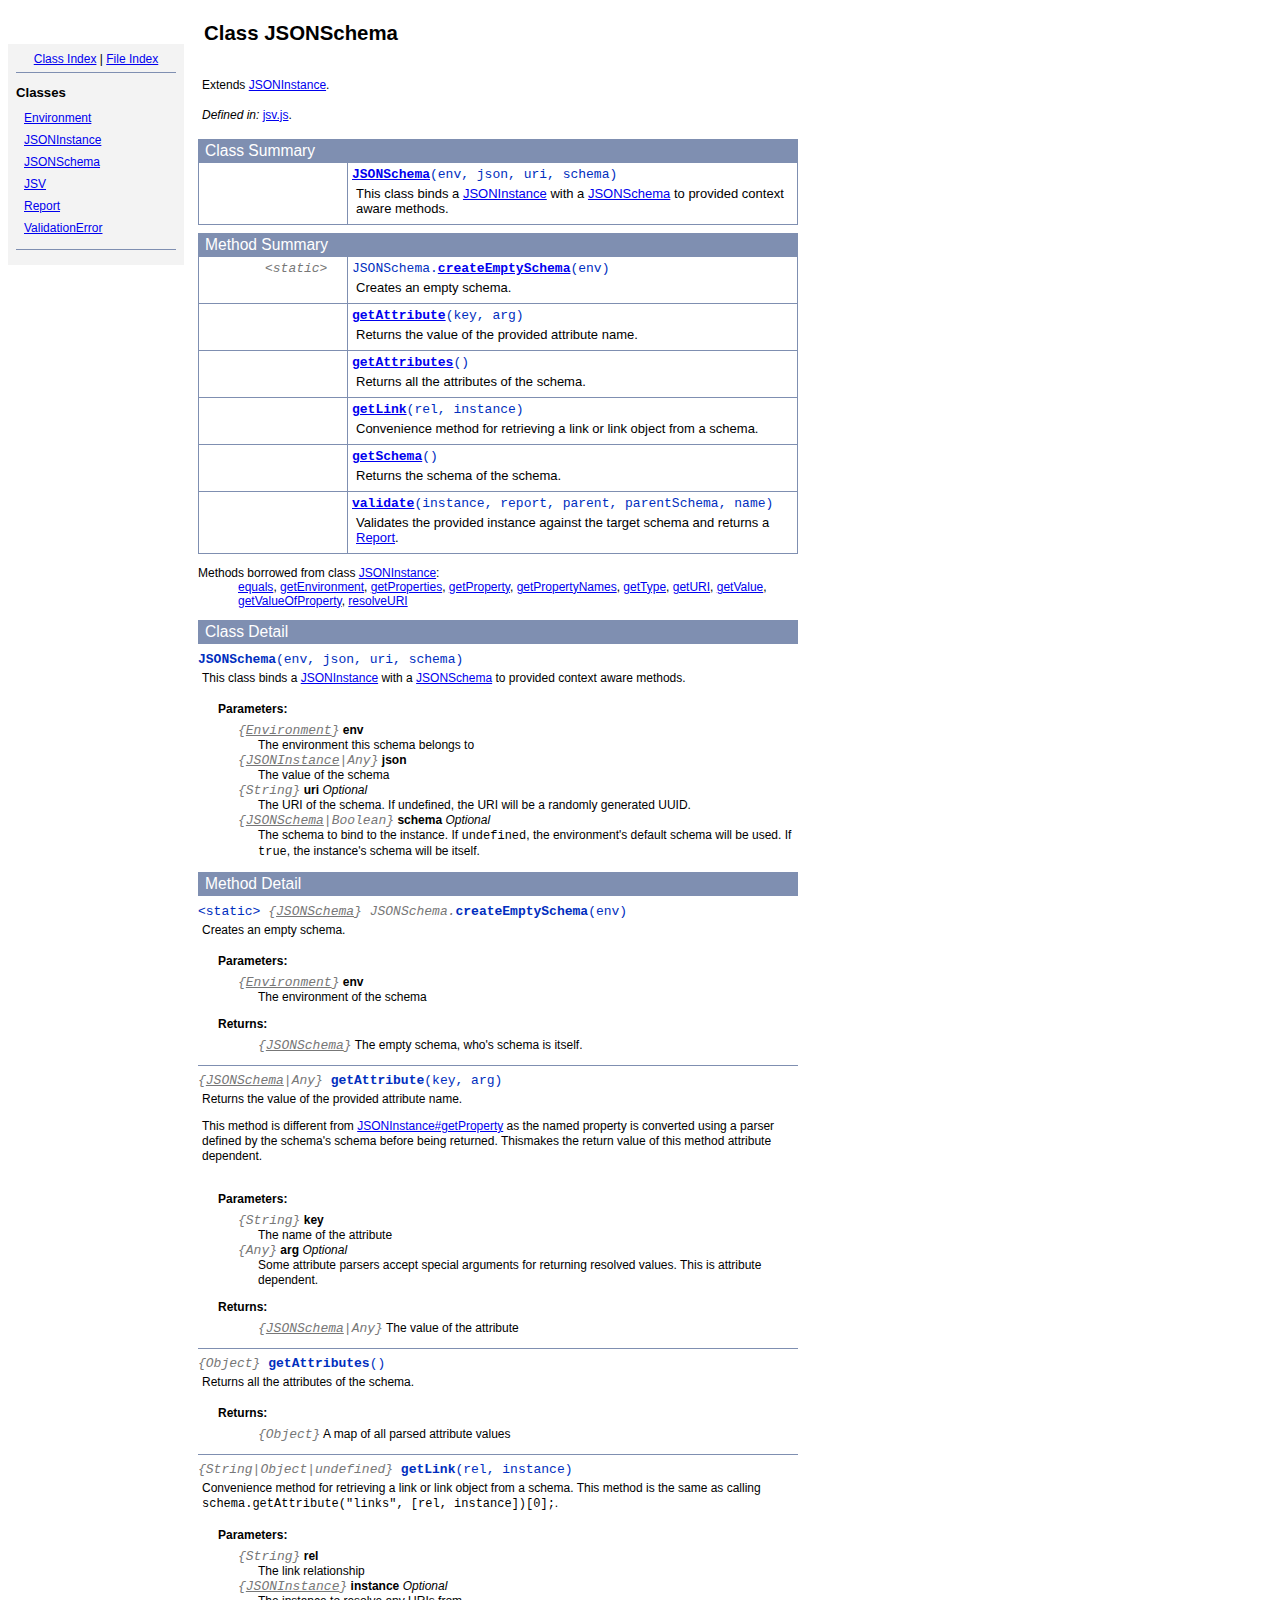
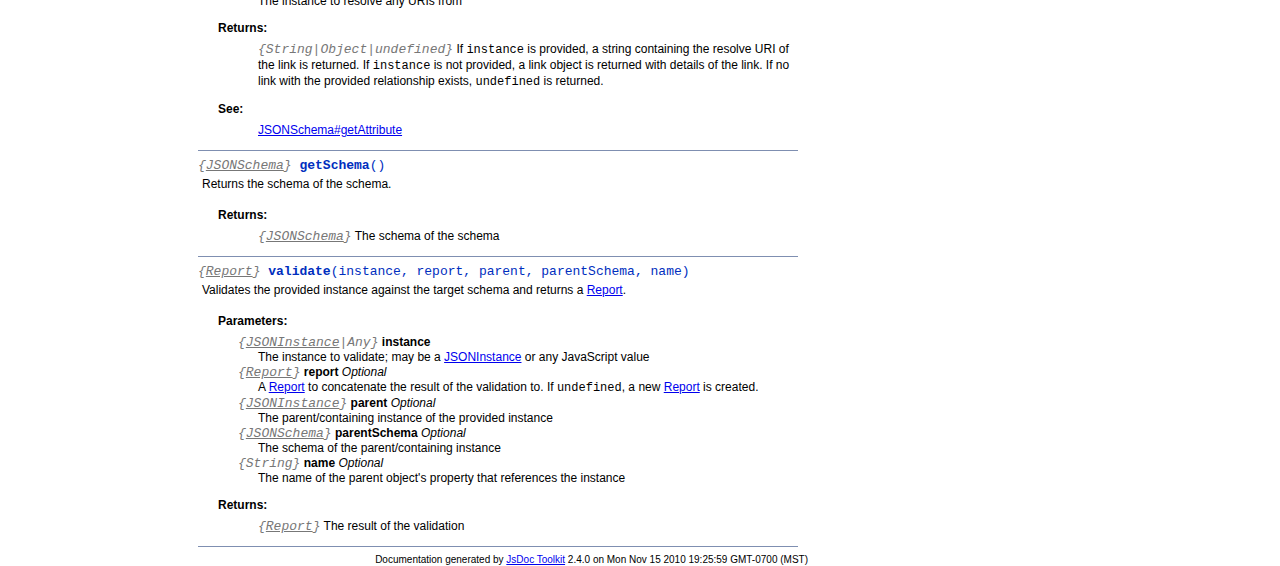
<file: app/views/api/ordrin/JsonSchema/docs/symbols/JSONSchema.html>
<!DOCTYPE html PUBLIC "-//W3C//DTD XHTML 1.0 Transitional//EN"
        "http://www.w3.org/TR/xhtml1/DTD/xhtml1-transitional.dtd">
<html xmlns="http://www.w3.org/1999/xhtml" xml:lang="en" lang="en">
	<head>
		<meta http-equiv="content-type" content="text/html; charset=utf-8" />
		<meta name="generator" content="JsDoc Toolkit" />
		
		<title>JsDoc Reference - JSONSchema</title>

		<style type="text/css">
			/* default.css */
body
{
	font: 12px "Lucida Grande", Tahoma, Arial, Helvetica, sans-serif;
	width: 800px;
}

.header
{
	clear: both;
	background-color: #ccc;
	padding: 8px;
}

h1
{
	font-size: 150%;
	font-weight: bold;
	padding: 0;
	margin: 1em 0 0 .3em;
}

hr
{
	border: none 0;
	border-top: 1px solid #7F8FB1;
	height: 1px;
}

pre.code
{
	display: block;
	padding: 8px;
	border: 1px dashed #ccc;
}

#index
{
	margin-top: 24px;
	float: left;
	width: 160px;
	position: absolute;
	left: 8px;
	background-color: #F3F3F3;
	padding: 8px;
}

#content
{
	margin-left: 190px;
	width: 600px;
}

.classList
{
	list-style-type: none;
	padding: 0;
	margin: 0 0 0 8px;
	font-family: arial, sans-serif;
	font-size: 1em;
	overflow: auto;
}

.classList li
{
	padding: 0;
	margin: 0 0 8px 0;
}

.summaryTable { width: 100%; }

h1.classTitle
{
	font-size:170%;
	line-height:130%;
}

h2 { font-size: 110%; }
caption, div.sectionTitle
{
	background-color: #7F8FB1;
	color: #fff;
	font-size:130%;
	text-align: left;
	padding: 2px 6px 2px 6px;
	border: 1px #7F8FB1 solid;
}

div.sectionTitle { margin-bottom: 8px; }
.summaryTable thead { display: none; }

.summaryTable td
{
	vertical-align: top;
	padding: 4px;
	border-bottom: 1px #7F8FB1 solid;
	border-right: 1px #7F8FB1 solid;
}

/*col#summaryAttributes {}*/
.summaryTable td.attributes
{
	border-left: 1px #7F8FB1 solid;
	width: 140px;
	text-align: right;
}

td.attributes, .fixedFont
{
	line-height: 15px;
	color: #002EBE;
	font-family: "Courier New",Courier,monospace;
	font-size: 13px;
}

.summaryTable td.nameDescription
{
	text-align: left;
	font-size: 13px;
	line-height: 15px;
}

.summaryTable td.nameDescription, .description
{
	line-height: 15px;
	padding: 4px;
	padding-left: 4px;
}

.summaryTable { margin-bottom: 8px; }

ul.inheritsList
{
	list-style: square;
	margin-left: 20px;
	padding-left: 0;
}

.detailList {
	margin-left: 20px; 
	line-height: 15px;
}
.detailList dt { margin-left: 20px; }

.detailList .heading
{
	font-weight: bold;
	padding-bottom: 6px;
	margin-left: 0;
}

.light, td.attributes, .light a:link, .light a:visited
{
	color: #777;
	font-style: italic;
}

.fineprint
{
	text-align: right;
	font-size: 10px;
}
		</style>
	</head>

	<body>
<!-- ============================== header ================================= -->	
		<!-- begin static/header.html -->
		<div id="header">
</div>
		<!-- end static/header.html -->

<!-- ============================== classes index ============================ -->
		<div id="index">
			<!-- begin publish.classesIndex -->
			<div align="center"><a href="../index.html">Class Index</a>
| <a href="../files.html">File Index</a></div>
<hr />
<h2>Classes</h2>
<ul class="classList">
	
	<li><a href="../symbols/Environment.html">Environment</a></li>
	
	<li><a href="../symbols/JSONInstance.html">JSONInstance</a></li>
	
	<li><a href="../symbols/JSONSchema.html">JSONSchema</a></li>
	
	<li><a href="../symbols/JSV.html">JSV</a></li>
	
	<li><a href="../symbols/Report.html">Report</a></li>
	
	<li><a href="../symbols/ValidationError.html">ValidationError</a></li>
	
</ul>
<hr />
			<!-- end publish.classesIndex -->
		</div>
		
		<div id="content">
<!-- ============================== class title ============================ -->
			<h1 class="classTitle">
				
				Class JSONSchema
			</h1>

<!-- ============================== class summary ========================== -->			
			<p class="description">
				
				<br />Extends
					<a href="../symbols/JSONInstance.html">JSONInstance</a>.<br />
				
			
				
				
				
					<br /><i>Defined in: </i> <a href="../symbols/src/jsv.js.html">jsv.js</a>.
				
			</p>

<!-- ============================== constructor summary ==================== -->			
			
			<table class="summaryTable" cellspacing="0" summary="A summary of the constructor documented in the class JSONSchema.">
				<caption>Class Summary</caption>
				<thead>
					<tr>
						<th scope="col">Constructor Attributes</th>
						<th scope="col">Constructor Name and Description</th>
					</tr>
				</thead>
				<tbody>
					<tr>
						<td class="attributes">&nbsp;</td>
						<td class="nameDescription" >
							<div class="fixedFont">
								<b><a href="../symbols/JSONSchema.html#constructor">JSONSchema</a></b>(env, json, uri, schema)
							</div>
							<div class="description">This class binds a <a href="../symbols/JSONInstance.html">JSONInstance</a> with a <a href="../symbols/JSONSchema.html">JSONSchema</a> to provided context aware methods.</div>
						</td>
					</tr>
				</tbody>
			</table>
			

<!-- ============================== properties summary ===================== -->
			

<!-- ============================== methods summary ======================== -->
			
				
				
				<table class="summaryTable" cellspacing="0" summary="A summary of the methods documented in the class JSONSchema.">
					<caption>Method Summary</caption>
					<thead>
						<tr>
							<th scope="col">Method Attributes</th>
							<th scope="col">Method Name and Description</th>
						</tr>
					</thead>
					<tbody>
					
						<tr>
							<td class="attributes">&lt;static&gt; &nbsp;</td>
							<td class="nameDescription">
								<div class="fixedFont">JSONSchema.<b><a href="../symbols/JSONSchema.html#.createEmptySchema">createEmptySchema</a></b>(env)
								</div>
								<div class="description">Creates an empty schema.</div>
							</td>
						</tr>
					
						<tr>
							<td class="attributes">&nbsp;</td>
							<td class="nameDescription">
								<div class="fixedFont"><b><a href="../symbols/JSONSchema.html#getAttribute">getAttribute</a></b>(key, arg)
								</div>
								<div class="description">Returns the value of the provided attribute name.</div>
							</td>
						</tr>
					
						<tr>
							<td class="attributes">&nbsp;</td>
							<td class="nameDescription">
								<div class="fixedFont"><b><a href="../symbols/JSONSchema.html#getAttributes">getAttributes</a></b>()
								</div>
								<div class="description">Returns all the attributes of the schema.</div>
							</td>
						</tr>
					
						<tr>
							<td class="attributes">&nbsp;</td>
							<td class="nameDescription">
								<div class="fixedFont"><b><a href="../symbols/JSONSchema.html#getLink">getLink</a></b>(rel, instance)
								</div>
								<div class="description">Convenience method for retrieving a link or link object from a schema.</div>
							</td>
						</tr>
					
						<tr>
							<td class="attributes">&nbsp;</td>
							<td class="nameDescription">
								<div class="fixedFont"><b><a href="../symbols/JSONSchema.html#getSchema">getSchema</a></b>()
								</div>
								<div class="description">Returns the schema of the schema.</div>
							</td>
						</tr>
					
						<tr>
							<td class="attributes">&nbsp;</td>
							<td class="nameDescription">
								<div class="fixedFont"><b><a href="../symbols/JSONSchema.html#validate">validate</a></b>(instance, report, parent, parentSchema, name)
								</div>
								<div class="description">Validates the provided instance against the target schema and returns a <a href="../symbols/Report.html">Report</a>.</div>
							</td>
						</tr>
					
					</tbody>
				</table>
				
				
				
				<dl class="inheritsList">
				<dt>Methods borrowed from class <a href="../symbols/JSONInstance.html">JSONInstance</a>: </dt><dd><a href="../symbols/JSONInstance.html#equals">equals</a>, <a href="../symbols/JSONInstance.html#getEnvironment">getEnvironment</a>, <a href="../symbols/JSONInstance.html#getProperties">getProperties</a>, <a href="../symbols/JSONInstance.html#getProperty">getProperty</a>, <a href="../symbols/JSONInstance.html#getPropertyNames">getPropertyNames</a>, <a href="../symbols/JSONInstance.html#getType">getType</a>, <a href="../symbols/JSONInstance.html#getURI">getURI</a>, <a href="../symbols/JSONInstance.html#getValue">getValue</a>, <a href="../symbols/JSONInstance.html#getValueOfProperty">getValueOfProperty</a>, <a href="../symbols/JSONInstance.html#resolveURI">resolveURI</a></dd>
				</dl>
				
			
<!-- ============================== events summary ======================== -->
			

<!-- ============================== constructor details ==================== -->		
			
			<div class="details"><a name="constructor"> </a>
				<div class="sectionTitle">
					Class Detail
				</div>
				
				<div class="fixedFont">
						<b>JSONSchema</b>(env, json, uri, schema)
				</div>
				
				<div class="description">
					This class binds a <a href="../symbols/JSONInstance.html">JSONInstance</a> with a <a href="../symbols/JSONSchema.html">JSONSchema</a> to provided context aware methods.
					
				</div>
				
				
				
				
					
						<dl class="detailList">
						<dt class="heading">Parameters:</dt>
						
							<dt>
								<span class="light fixedFont">{<a href="../symbols/Environment.html">Environment</a>}</span>  <b>env</b>
								
							</dt>
								<dd>The environment this schema belongs to</dd>
						
							<dt>
								<span class="light fixedFont">{<a href="../symbols/JSONInstance.html">JSONInstance</a>|Any}</span>  <b>json</b>
								
							</dt>
								<dd>The value of the schema</dd>
						
							<dt>
								<span class="light fixedFont">{String}</span>  <b>uri</b>
								<i>Optional</i>
							</dt>
								<dd>The URI of the schema. If undefined, the URI will be a randomly generated UUID.</dd>
						
							<dt>
								<span class="light fixedFont">{<a href="../symbols/JSONSchema.html">JSONSchema</a>|Boolean}</span>  <b>schema</b>
								<i>Optional</i>
							</dt>
								<dd>The schema to bind to the instance. If <code>undefined</code>, the environment's default schema will be used. If <code>true</code>, the instance's schema will be itself.</dd>
						
						</dl>
					
					
					
					
					
					
					

			</div>
			

<!-- ============================== field details ========================== -->		
			

<!-- ============================== method details ========================= -->		
			
				<div class="sectionTitle">
					Method Detail
				</div>
				
					<a name=".createEmptySchema"> </a>
					<div class="fixedFont">&lt;static&gt; 
					
					<span class="light">{<a href="../symbols/JSONSchema.html">JSONSchema</a>}</span>
					<span class="light">JSONSchema.</span><b>createEmptySchema</b>(env)
					
					</div>
					<div class="description">
						Creates an empty schema.
						
						
					</div>
					
					
					
						
							<dl class="detailList">
							<dt class="heading">Parameters:</dt>
							
								<dt>
									<span class="light fixedFont">{<a href="../symbols/Environment.html">Environment</a>}</span> <b>env</b>
									
								</dt>
								<dd>The environment of the schema</dd>
							
							</dl>
						
						
						
						
						
							<dl class="detailList">
							<dt class="heading">Returns:</dt>
							
								<dd><span class="light fixedFont">{<a href="../symbols/JSONSchema.html">JSONSchema</a>}</span> The empty schema, who's schema is itself.</dd>
							
							</dl>
						
						
						

					<hr />
				
					<a name="getAttribute"> </a>
					<div class="fixedFont">
					
					<span class="light">{<a href="../symbols/JSONSchema.html">JSONSchema</a>|Any}</span>
					<b>getAttribute</b>(key, arg)
					
					</div>
					<div class="description">
						Returns the value of the provided attribute name.<p>This method is different from <a href="../symbols/JSONInstance.html#getProperty">JSONInstance#getProperty</a> as the named property is converted using a parser defined by the schema's schema before being returned. Thismakes the return value of this method attribute dependent.</p>
						
						
					</div>
					
					
					
						
							<dl class="detailList">
							<dt class="heading">Parameters:</dt>
							
								<dt>
									<span class="light fixedFont">{String}</span> <b>key</b>
									
								</dt>
								<dd>The name of the attribute</dd>
							
								<dt>
									<span class="light fixedFont">{Any}</span> <b>arg</b>
									<i>Optional</i>
								</dt>
								<dd>Some attribute parsers accept special arguments for returning resolved values. This is attribute dependent.</dd>
							
							</dl>
						
						
						
						
						
							<dl class="detailList">
							<dt class="heading">Returns:</dt>
							
								<dd><span class="light fixedFont">{<a href="../symbols/JSONSchema.html">JSONSchema</a>|Any}</span> The value of the attribute</dd>
							
							</dl>
						
						
						

					<hr />
				
					<a name="getAttributes"> </a>
					<div class="fixedFont">
					
					<span class="light">{Object}</span>
					<b>getAttributes</b>()
					
					</div>
					<div class="description">
						Returns all the attributes of the schema.
						
						
					</div>
					
					
					
						
						
						
						
						
							<dl class="detailList">
							<dt class="heading">Returns:</dt>
							
								<dd><span class="light fixedFont">{Object}</span> A map of all parsed attribute values</dd>
							
							</dl>
						
						
						

					<hr />
				
					<a name="getLink"> </a>
					<div class="fixedFont">
					
					<span class="light">{String|Object|undefined}</span>
					<b>getLink</b>(rel, instance)
					
					</div>
					<div class="description">
						Convenience method for retrieving a link or link object from a schema. This method is the same as calling <code>schema.getAttribute("links", [rel, instance])[0];</code>.
						
						
					</div>
					
					
					
						
							<dl class="detailList">
							<dt class="heading">Parameters:</dt>
							
								<dt>
									<span class="light fixedFont">{String}</span> <b>rel</b>
									
								</dt>
								<dd>The link relationship</dd>
							
								<dt>
									<span class="light fixedFont">{<a href="../symbols/JSONInstance.html">JSONInstance</a>}</span> <b>instance</b>
									<i>Optional</i>
								</dt>
								<dd>The instance to resolve any URIs from</dd>
							
							</dl>
						
						
						
						
						
							<dl class="detailList">
							<dt class="heading">Returns:</dt>
							
								<dd><span class="light fixedFont">{String|Object|undefined}</span> If <code>instance</code> is provided, a string containing the resolve URI of the link is returned.  If <code>instance</code> is not provided, a link object is returned with details of the link.  If no link with the provided relationship exists, <code>undefined</code> is returned.</dd>
							
							</dl>
						
						
						
							<dl class="detailList">
							<dt class="heading">See:</dt>
							
								<dd><a href="../symbols/JSONSchema.html#getAttribute">JSONSchema#getAttribute</a></dd>
							
							</dl>
						

					<hr />
				
					<a name="getSchema"> </a>
					<div class="fixedFont">
					
					<span class="light">{<a href="../symbols/JSONSchema.html">JSONSchema</a>}</span>
					<b>getSchema</b>()
					
					</div>
					<div class="description">
						Returns the schema of the schema.
						
						
					</div>
					
					
					
						
						
						
						
						
							<dl class="detailList">
							<dt class="heading">Returns:</dt>
							
								<dd><span class="light fixedFont">{<a href="../symbols/JSONSchema.html">JSONSchema</a>}</span> The schema of the schema</dd>
							
							</dl>
						
						
						

					<hr />
				
					<a name="validate"> </a>
					<div class="fixedFont">
					
					<span class="light">{<a href="../symbols/Report.html">Report</a>}</span>
					<b>validate</b>(instance, report, parent, parentSchema, name)
					
					</div>
					<div class="description">
						Validates the provided instance against the target schema and returns a <a href="../symbols/Report.html">Report</a>.
						
						
					</div>
					
					
					
						
							<dl class="detailList">
							<dt class="heading">Parameters:</dt>
							
								<dt>
									<span class="light fixedFont">{<a href="../symbols/JSONInstance.html">JSONInstance</a>|Any}</span> <b>instance</b>
									
								</dt>
								<dd>The instance to validate; may be a <a href="../symbols/JSONInstance.html">JSONInstance</a> or any JavaScript value</dd>
							
								<dt>
									<span class="light fixedFont">{<a href="../symbols/Report.html">Report</a>}</span> <b>report</b>
									<i>Optional</i>
								</dt>
								<dd>A <a href="../symbols/Report.html">Report</a> to concatenate the result of the validation to. If <code>undefined</code>, a new <a href="../symbols/Report.html">Report</a> is created.</dd>
							
								<dt>
									<span class="light fixedFont">{<a href="../symbols/JSONInstance.html">JSONInstance</a>}</span> <b>parent</b>
									<i>Optional</i>
								</dt>
								<dd>The parent/containing instance of the provided instance</dd>
							
								<dt>
									<span class="light fixedFont">{<a href="../symbols/JSONSchema.html">JSONSchema</a>}</span> <b>parentSchema</b>
									<i>Optional</i>
								</dt>
								<dd>The schema of the parent/containing instance</dd>
							
								<dt>
									<span class="light fixedFont">{String}</span> <b>name</b>
									<i>Optional</i>
								</dt>
								<dd>The name of the parent object's property that references the instance</dd>
							
							</dl>
						
						
						
						
						
							<dl class="detailList">
							<dt class="heading">Returns:</dt>
							
								<dd><span class="light fixedFont">{<a href="../symbols/Report.html">Report</a>}</span> The result of the validation</dd>
							
							</dl>
						
						
						

					
				
			
			
<!-- ============================== event details ========================= -->		
			
			
			<hr />
		</div>

		
<!-- ============================== footer ================================= -->
		<div class="fineprint" style="clear:both">
			
			Documentation generated by <a href="http://code.google.com/p/jsdoc-toolkit/" target="_blank">JsDoc Toolkit</a> 2.4.0 on Mon Nov 15 2010 19:25:59 GMT-0700 (MST)
		</div>
	</body>
</html>
</file>
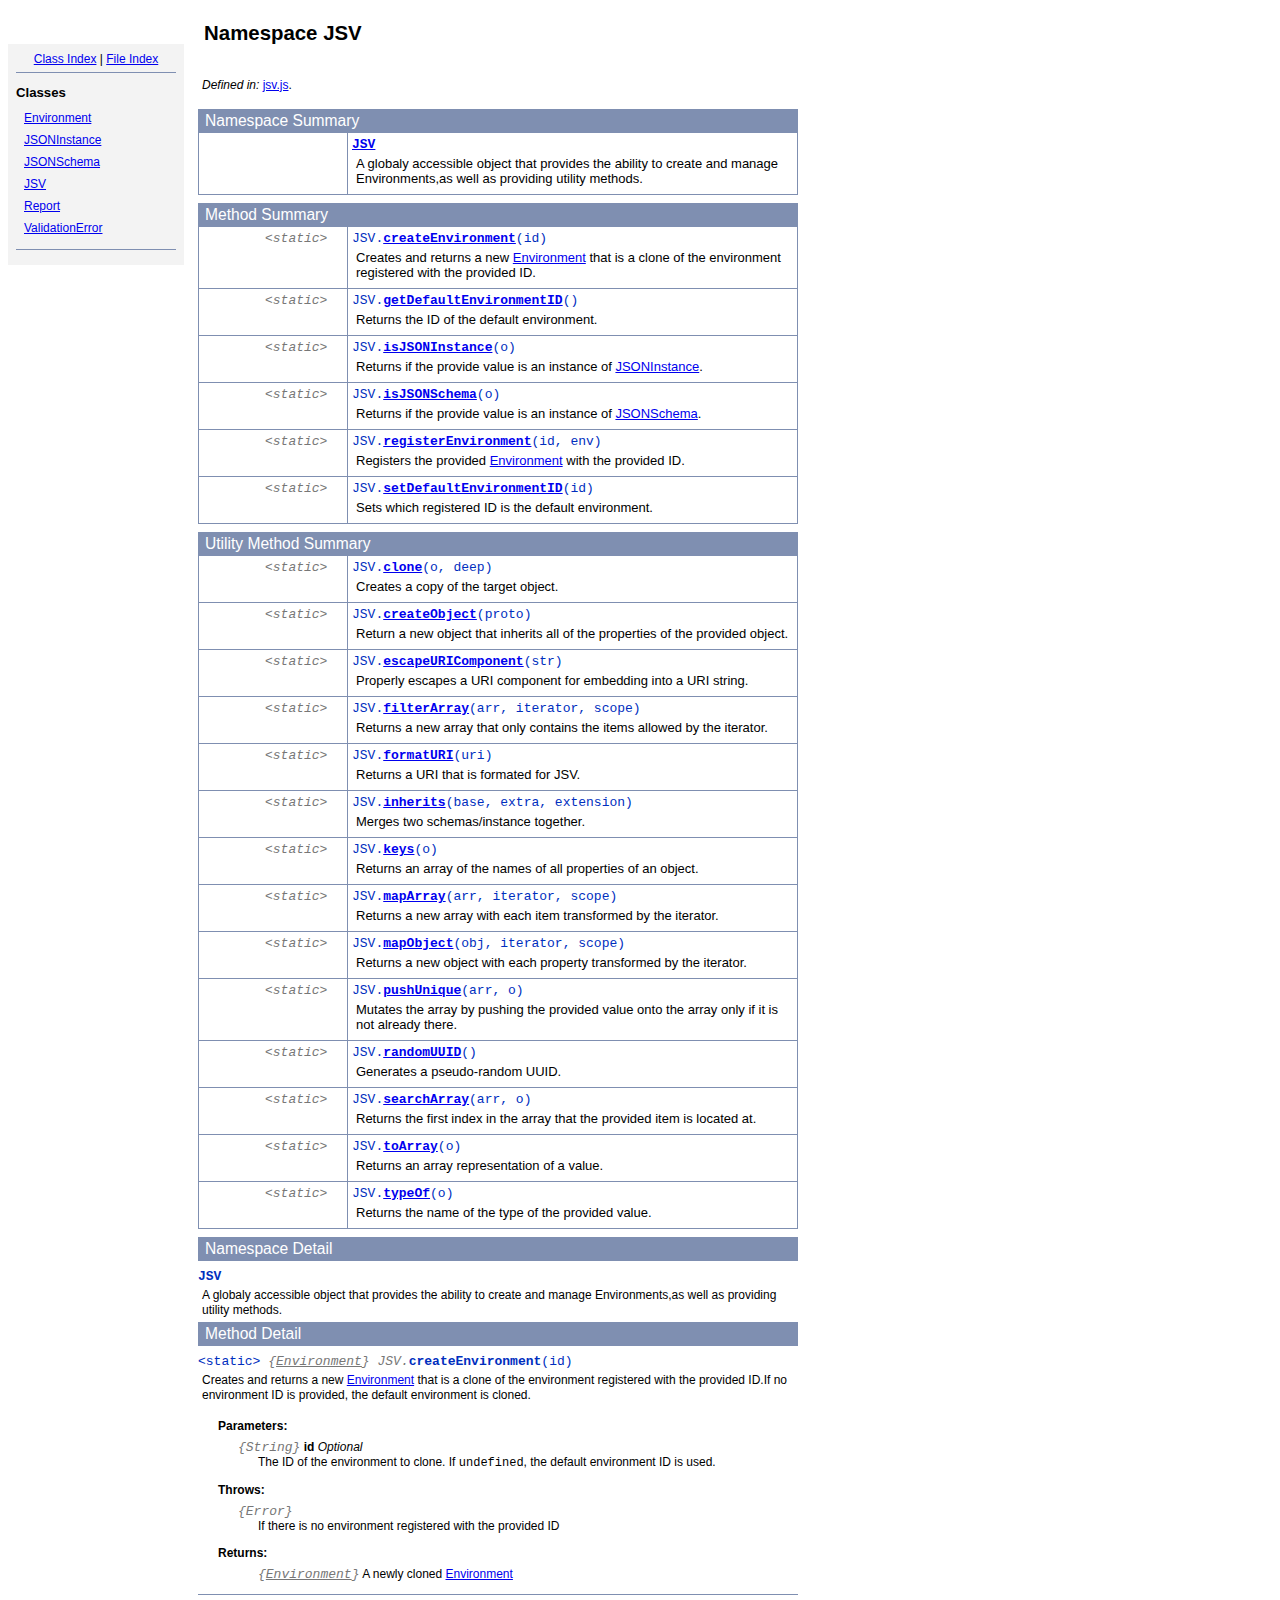
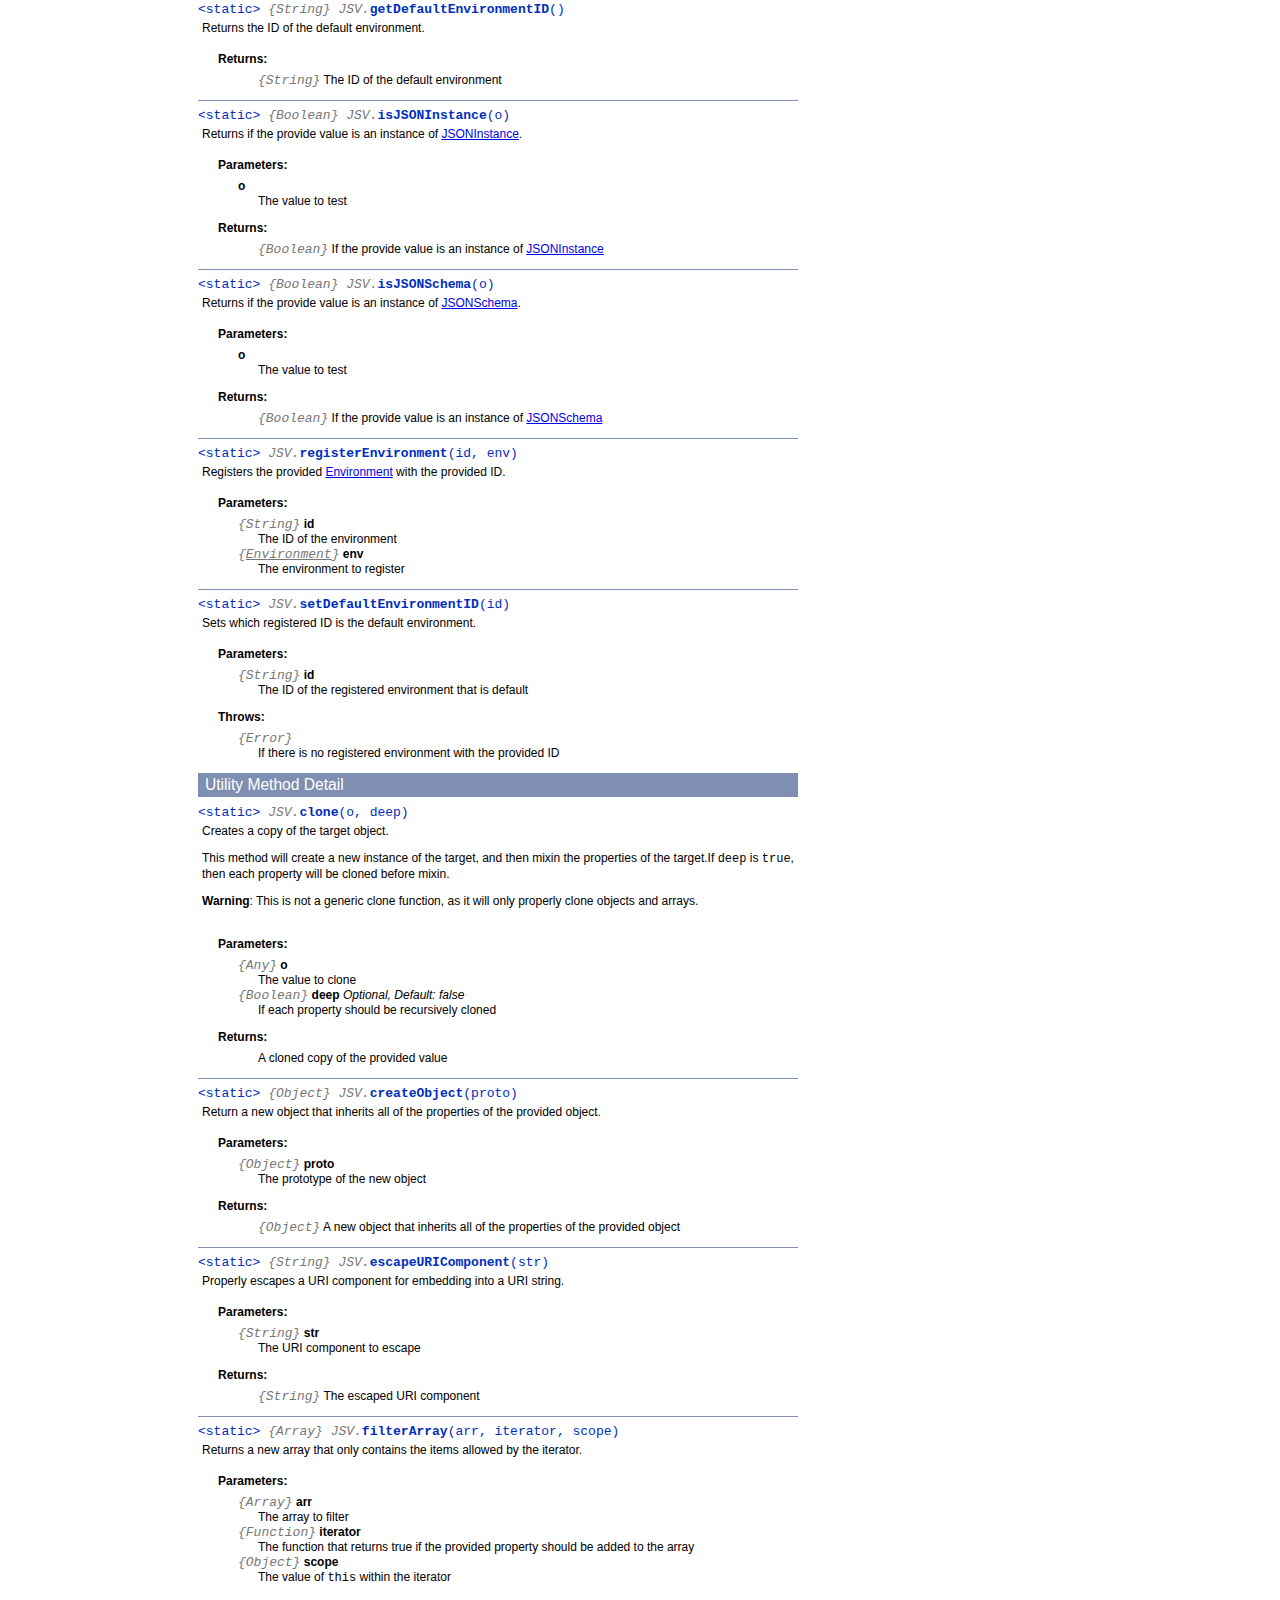
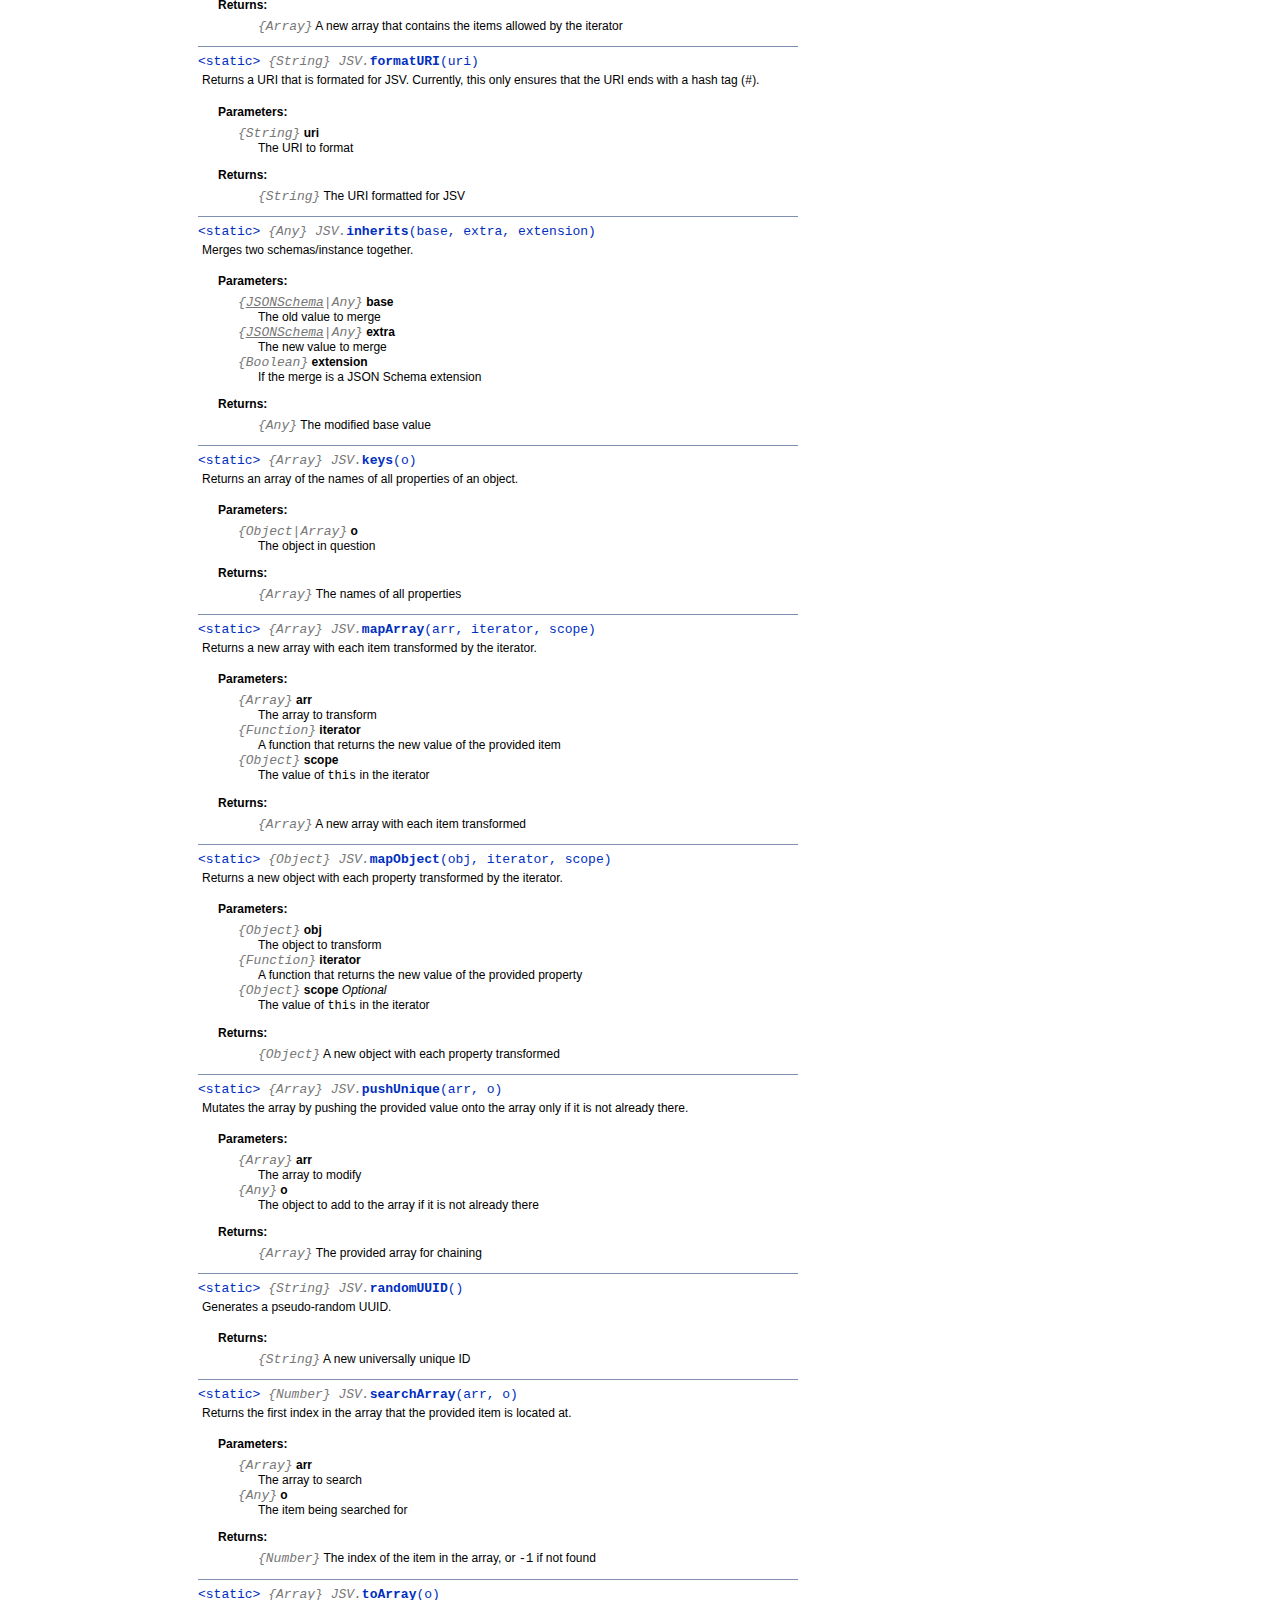
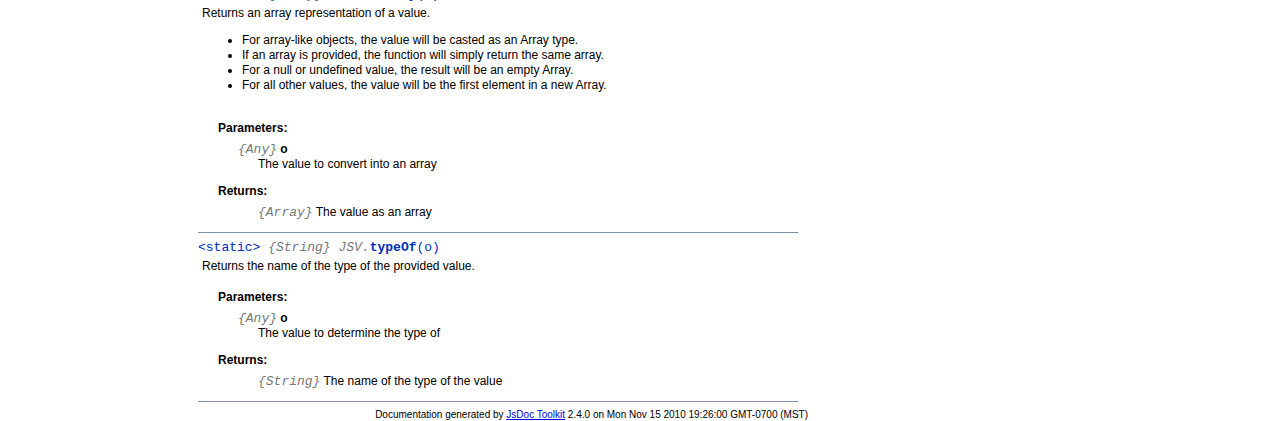
<file: app/views/api/ordrin/JsonSchema/docs/symbols/JSV.html>
<!DOCTYPE html PUBLIC "-//W3C//DTD XHTML 1.0 Transitional//EN"
        "http://www.w3.org/TR/xhtml1/DTD/xhtml1-transitional.dtd">
<html xmlns="http://www.w3.org/1999/xhtml" xml:lang="en" lang="en">
	<head>
		<meta http-equiv="content-type" content="text/html; charset=utf-8" />
		<meta name="generator" content="JsDoc Toolkit" />
		
		<title>JsDoc Reference - JSV</title>

		<style type="text/css">
			/* default.css */
body
{
	font: 12px "Lucida Grande", Tahoma, Arial, Helvetica, sans-serif;
	width: 800px;
}

.header
{
	clear: both;
	background-color: #ccc;
	padding: 8px;
}

h1
{
	font-size: 150%;
	font-weight: bold;
	padding: 0;
	margin: 1em 0 0 .3em;
}

hr
{
	border: none 0;
	border-top: 1px solid #7F8FB1;
	height: 1px;
}

pre.code
{
	display: block;
	padding: 8px;
	border: 1px dashed #ccc;
}

#index
{
	margin-top: 24px;
	float: left;
	width: 160px;
	position: absolute;
	left: 8px;
	background-color: #F3F3F3;
	padding: 8px;
}

#content
{
	margin-left: 190px;
	width: 600px;
}

.classList
{
	list-style-type: none;
	padding: 0;
	margin: 0 0 0 8px;
	font-family: arial, sans-serif;
	font-size: 1em;
	overflow: auto;
}

.classList li
{
	padding: 0;
	margin: 0 0 8px 0;
}

.summaryTable { width: 100%; }

h1.classTitle
{
	font-size:170%;
	line-height:130%;
}

h2 { font-size: 110%; }
caption, div.sectionTitle
{
	background-color: #7F8FB1;
	color: #fff;
	font-size:130%;
	text-align: left;
	padding: 2px 6px 2px 6px;
	border: 1px #7F8FB1 solid;
}

div.sectionTitle { margin-bottom: 8px; }
.summaryTable thead { display: none; }

.summaryTable td
{
	vertical-align: top;
	padding: 4px;
	border-bottom: 1px #7F8FB1 solid;
	border-right: 1px #7F8FB1 solid;
}

/*col#summaryAttributes {}*/
.summaryTable td.attributes
{
	border-left: 1px #7F8FB1 solid;
	width: 140px;
	text-align: right;
}

td.attributes, .fixedFont
{
	line-height: 15px;
	color: #002EBE;
	font-family: "Courier New",Courier,monospace;
	font-size: 13px;
}

.summaryTable td.nameDescription
{
	text-align: left;
	font-size: 13px;
	line-height: 15px;
}

.summaryTable td.nameDescription, .description
{
	line-height: 15px;
	padding: 4px;
	padding-left: 4px;
}

.summaryTable { margin-bottom: 8px; }

ul.inheritsList
{
	list-style: square;
	margin-left: 20px;
	padding-left: 0;
}

.detailList {
	margin-left: 20px; 
	line-height: 15px;
}
.detailList dt { margin-left: 20px; }

.detailList .heading
{
	font-weight: bold;
	padding-bottom: 6px;
	margin-left: 0;
}

.light, td.attributes, .light a:link, .light a:visited
{
	color: #777;
	font-style: italic;
}

.fineprint
{
	text-align: right;
	font-size: 10px;
}
		</style>
	</head>

	<body>
<!-- ============================== header ================================= -->	
		<!-- begin static/header.html -->
		<div id="header">
</div>
		<!-- end static/header.html -->

<!-- ============================== classes index ============================ -->
		<div id="index">
			<!-- begin publish.classesIndex -->
			<div align="center"><a href="../index.html">Class Index</a>
| <a href="../files.html">File Index</a></div>
<hr />
<h2>Classes</h2>
<ul class="classList">
	
	<li><a href="../symbols/Environment.html">Environment</a></li>
	
	<li><a href="../symbols/JSONInstance.html">JSONInstance</a></li>
	
	<li><a href="../symbols/JSONSchema.html">JSONSchema</a></li>
	
	<li><a href="../symbols/JSV.html">JSV</a></li>
	
	<li><a href="../symbols/Report.html">Report</a></li>
	
	<li><a href="../symbols/ValidationError.html">ValidationError</a></li>
	
</ul>
<hr />
			<!-- end publish.classesIndex -->
		</div>
		
		<div id="content">
<!-- ============================== class title ============================ -->
			<h1 class="classTitle">
				
				Namespace JSV
			</h1>

<!-- ============================== class summary ========================== -->			
			<p class="description">
				
				
			
				
				
				
					<br /><i>Defined in: </i> <a href="../symbols/src/jsv.js.html">jsv.js</a>.
				
			</p>

<!-- ============================== constructor summary ==================== -->			
			
			<table class="summaryTable" cellspacing="0" summary="A summary of the constructor documented in the class JSV.">
				<caption>Namespace Summary</caption>
				<thead>
					<tr>
						<th scope="col">Constructor Attributes</th>
						<th scope="col">Constructor Name and Description</th>
					</tr>
				</thead>
				<tbody>
					<tr>
						<td class="attributes">&nbsp;</td>
						<td class="nameDescription" >
							<div class="fixedFont">
								<b><a href="../symbols/JSV.html#constructor">JSV</a></b>
							</div>
							<div class="description">A globaly accessible object that provides the ability to create and manage Environments,as well as providing utility methods.</div>
						</td>
					</tr>
				</tbody>
			</table>
			

<!-- ============================== properties summary ===================== -->
			

<!-- ============================== methods summary ======================== -->
			
				
				
				<table class="summaryTable" cellspacing="0" summary="A summary of the methods documented in the class JSV.">
					<caption>Method Summary</caption>
					<thead>
						<tr>
							<th scope="col">Method Attributes</th>
							<th scope="col">Method Name and Description</th>
						</tr>
					</thead>
					<tbody>
					
						<tr>
							<td class="attributes">&lt;static&gt; &nbsp;</td>
							<td class="nameDescription">
								<div class="fixedFont">JSV.<b><a href="../symbols/JSV.html#.createEnvironment">createEnvironment</a></b>(id)
								</div>
								<div class="description">Creates and returns a new <a href="../symbols/Environment.html">Environment</a> that is a clone of the environment registered with the provided ID.</div>
							</td>
						</tr>
					
						<tr>
							<td class="attributes">&lt;static&gt; &nbsp;</td>
							<td class="nameDescription">
								<div class="fixedFont">JSV.<b><a href="../symbols/JSV.html#.getDefaultEnvironmentID">getDefaultEnvironmentID</a></b>()
								</div>
								<div class="description">Returns the ID of the default environment.</div>
							</td>
						</tr>
					
						<tr>
							<td class="attributes">&lt;static&gt; &nbsp;</td>
							<td class="nameDescription">
								<div class="fixedFont">JSV.<b><a href="../symbols/JSV.html#.isJSONInstance">isJSONInstance</a></b>(o)
								</div>
								<div class="description">Returns if the provide value is an instance of <a href="../symbols/JSONInstance.html">JSONInstance</a>.</div>
							</td>
						</tr>
					
						<tr>
							<td class="attributes">&lt;static&gt; &nbsp;</td>
							<td class="nameDescription">
								<div class="fixedFont">JSV.<b><a href="../symbols/JSV.html#.isJSONSchema">isJSONSchema</a></b>(o)
								</div>
								<div class="description">Returns if the provide value is an instance of <a href="../symbols/JSONSchema.html">JSONSchema</a>.</div>
							</td>
						</tr>
					
						<tr>
							<td class="attributes">&lt;static&gt; &nbsp;</td>
							<td class="nameDescription">
								<div class="fixedFont">JSV.<b><a href="../symbols/JSV.html#.registerEnvironment">registerEnvironment</a></b>(id, env)
								</div>
								<div class="description">Registers the provided <a href="../symbols/Environment.html">Environment</a> with the provided ID.</div>
							</td>
						</tr>
					
						<tr>
							<td class="attributes">&lt;static&gt; &nbsp;</td>
							<td class="nameDescription">
								<div class="fixedFont">JSV.<b><a href="../symbols/JSV.html#.setDefaultEnvironmentID">setDefaultEnvironmentID</a></b>(id)
								</div>
								<div class="description">Sets which registered ID is the default environment.</div>
							</td>
						</tr>
					
					</tbody>
				</table>
				
				
				
			
<!-- ============================== events summary ======================== -->
			
				
				
				<table class="summaryTable" cellspacing="0" summary="A summary of the utility methods documented in the class JSV.">
					<caption>Utility Method Summary</caption>
					<thead>
						<tr>
							<th scope="col">Utility Method Attributes</th>
							<th scope="col">Utility Method Name and Description</th>
						</tr>
					</thead>
					<tbody>
					
						<tr>
							<td class="attributes">&lt;static&gt; &nbsp;</td>
							<td class="nameDescription">
								<div class="fixedFont">JSV.<b><a href="../symbols/JSV.html#.event:clone">clone</a></b>(o, deep)
								</div>
								<div class="description">Creates a copy of the target object.</div>
							</td>
						</tr>
					
						<tr>
							<td class="attributes">&lt;static&gt; &nbsp;</td>
							<td class="nameDescription">
								<div class="fixedFont">JSV.<b><a href="../symbols/JSV.html#.event:createObject">createObject</a></b>(proto)
								</div>
								<div class="description">Return a new object that inherits all of the properties of the provided object.</div>
							</td>
						</tr>
					
						<tr>
							<td class="attributes">&lt;static&gt; &nbsp;</td>
							<td class="nameDescription">
								<div class="fixedFont">JSV.<b><a href="../symbols/JSV.html#.event:escapeURIComponent">escapeURIComponent</a></b>(str)
								</div>
								<div class="description">Properly escapes a URI component for embedding into a URI string.</div>
							</td>
						</tr>
					
						<tr>
							<td class="attributes">&lt;static&gt; &nbsp;</td>
							<td class="nameDescription">
								<div class="fixedFont">JSV.<b><a href="../symbols/JSV.html#.event:filterArray">filterArray</a></b>(arr, iterator, scope)
								</div>
								<div class="description">Returns a new array that only contains the items allowed by the iterator.</div>
							</td>
						</tr>
					
						<tr>
							<td class="attributes">&lt;static&gt; &nbsp;</td>
							<td class="nameDescription">
								<div class="fixedFont">JSV.<b><a href="../symbols/JSV.html#.event:formatURI">formatURI</a></b>(uri)
								</div>
								<div class="description">Returns a URI that is formated for JSV.</div>
							</td>
						</tr>
					
						<tr>
							<td class="attributes">&lt;static&gt; &nbsp;</td>
							<td class="nameDescription">
								<div class="fixedFont">JSV.<b><a href="../symbols/JSV.html#.event:inherits">inherits</a></b>(base, extra, extension)
								</div>
								<div class="description">Merges two schemas/instance together.</div>
							</td>
						</tr>
					
						<tr>
							<td class="attributes">&lt;static&gt; &nbsp;</td>
							<td class="nameDescription">
								<div class="fixedFont">JSV.<b><a href="../symbols/JSV.html#.event:keys">keys</a></b>(o)
								</div>
								<div class="description">Returns an array of the names of all properties of an object.</div>
							</td>
						</tr>
					
						<tr>
							<td class="attributes">&lt;static&gt; &nbsp;</td>
							<td class="nameDescription">
								<div class="fixedFont">JSV.<b><a href="../symbols/JSV.html#.event:mapArray">mapArray</a></b>(arr, iterator, scope)
								</div>
								<div class="description">Returns a new array with each item transformed by the iterator.</div>
							</td>
						</tr>
					
						<tr>
							<td class="attributes">&lt;static&gt; &nbsp;</td>
							<td class="nameDescription">
								<div class="fixedFont">JSV.<b><a href="../symbols/JSV.html#.event:mapObject">mapObject</a></b>(obj, iterator, scope)
								</div>
								<div class="description">Returns a new object with each property transformed by the iterator.</div>
							</td>
						</tr>
					
						<tr>
							<td class="attributes">&lt;static&gt; &nbsp;</td>
							<td class="nameDescription">
								<div class="fixedFont">JSV.<b><a href="../symbols/JSV.html#.event:pushUnique">pushUnique</a></b>(arr, o)
								</div>
								<div class="description">Mutates the array by pushing the provided value onto the array only if it is not already there.</div>
							</td>
						</tr>
					
						<tr>
							<td class="attributes">&lt;static&gt; &nbsp;</td>
							<td class="nameDescription">
								<div class="fixedFont">JSV.<b><a href="../symbols/JSV.html#.event:randomUUID">randomUUID</a></b>()
								</div>
								<div class="description">Generates a pseudo-random UUID.</div>
							</td>
						</tr>
					
						<tr>
							<td class="attributes">&lt;static&gt; &nbsp;</td>
							<td class="nameDescription">
								<div class="fixedFont">JSV.<b><a href="../symbols/JSV.html#.event:searchArray">searchArray</a></b>(arr, o)
								</div>
								<div class="description">Returns the first index in the array that the provided item is located at.</div>
							</td>
						</tr>
					
						<tr>
							<td class="attributes">&lt;static&gt; &nbsp;</td>
							<td class="nameDescription">
								<div class="fixedFont">JSV.<b><a href="../symbols/JSV.html#.event:toArray">toArray</a></b>(o)
								</div>
								<div class="description">Returns an array representation of a value.</div>
							</td>
						</tr>
					
						<tr>
							<td class="attributes">&lt;static&gt; &nbsp;</td>
							<td class="nameDescription">
								<div class="fixedFont">JSV.<b><a href="../symbols/JSV.html#.event:typeOf">typeOf</a></b>(o)
								</div>
								<div class="description">Returns the name of the type of the provided value.</div>
							</td>
						</tr>
					
					</tbody>
				</table>
				
				
				
			

<!-- ============================== constructor details ==================== -->		
			
			<div class="details"><a name="constructor"> </a>
				<div class="sectionTitle">
					Namespace Detail
				</div>
				
				<div class="fixedFont">
						<b>JSV</b>
				</div>
				
				<div class="description">
					A globaly accessible object that provides the ability to create and manage Environments,as well as providing utility methods.
					
				</div>
				
				
				
				
					
					
					
					
					
					
					

			</div>
			

<!-- ============================== field details ========================== -->		
			

<!-- ============================== method details ========================= -->		
			
				<div class="sectionTitle">
					Method Detail
				</div>
				
					<a name=".createEnvironment"> </a>
					<div class="fixedFont">&lt;static&gt; 
					
					<span class="light">{<a href="../symbols/Environment.html">Environment</a>}</span>
					<span class="light">JSV.</span><b>createEnvironment</b>(id)
					
					</div>
					<div class="description">
						Creates and returns a new <a href="../symbols/Environment.html">Environment</a> that is a clone of the environment registered with the provided ID.If no environment ID is provided, the default environment is cloned.
						
						
					</div>
					
					
					
						
							<dl class="detailList">
							<dt class="heading">Parameters:</dt>
							
								<dt>
									<span class="light fixedFont">{String}</span> <b>id</b>
									<i>Optional</i>
								</dt>
								<dd>The ID of the environment to clone. If <code>undefined</code>, the default environment ID is used.</dd>
							
							</dl>
						
						
						
						
							<dl class="detailList">
							<dt class="heading">Throws:</dt>
							
								<dt>
									<span class="light fixedFont">{Error}</span>  <b></b>
								</dt>
								<dd>If there is no environment registered with the provided ID</dd>
							
							</dl>
						
						
							<dl class="detailList">
							<dt class="heading">Returns:</dt>
							
								<dd><span class="light fixedFont">{<a href="../symbols/Environment.html">Environment</a>}</span> A newly cloned <a href="../symbols/Environment.html">Environment</a></dd>
							
							</dl>
						
						
						

					<hr />
				
					<a name=".getDefaultEnvironmentID"> </a>
					<div class="fixedFont">&lt;static&gt; 
					
					<span class="light">{String}</span>
					<span class="light">JSV.</span><b>getDefaultEnvironmentID</b>()
					
					</div>
					<div class="description">
						Returns the ID of the default environment.
						
						
					</div>
					
					
					
						
						
						
						
						
							<dl class="detailList">
							<dt class="heading">Returns:</dt>
							
								<dd><span class="light fixedFont">{String}</span> The ID of the default environment</dd>
							
							</dl>
						
						
						

					<hr />
				
					<a name=".isJSONInstance"> </a>
					<div class="fixedFont">&lt;static&gt; 
					
					<span class="light">{Boolean}</span>
					<span class="light">JSV.</span><b>isJSONInstance</b>(o)
					
					</div>
					<div class="description">
						Returns if the provide value is an instance of <a href="../symbols/JSONInstance.html">JSONInstance</a>.
						
						
					</div>
					
					
					
						
							<dl class="detailList">
							<dt class="heading">Parameters:</dt>
							
								<dt>
									<b>o</b>
									
								</dt>
								<dd>The value to test</dd>
							
							</dl>
						
						
						
						
						
							<dl class="detailList">
							<dt class="heading">Returns:</dt>
							
								<dd><span class="light fixedFont">{Boolean}</span> If the provide value is an instance of <a href="../symbols/JSONInstance.html">JSONInstance</a></dd>
							
							</dl>
						
						
						

					<hr />
				
					<a name=".isJSONSchema"> </a>
					<div class="fixedFont">&lt;static&gt; 
					
					<span class="light">{Boolean}</span>
					<span class="light">JSV.</span><b>isJSONSchema</b>(o)
					
					</div>
					<div class="description">
						Returns if the provide value is an instance of <a href="../symbols/JSONSchema.html">JSONSchema</a>.
						
						
					</div>
					
					
					
						
							<dl class="detailList">
							<dt class="heading">Parameters:</dt>
							
								<dt>
									<b>o</b>
									
								</dt>
								<dd>The value to test</dd>
							
							</dl>
						
						
						
						
						
							<dl class="detailList">
							<dt class="heading">Returns:</dt>
							
								<dd><span class="light fixedFont">{Boolean}</span> If the provide value is an instance of <a href="../symbols/JSONSchema.html">JSONSchema</a></dd>
							
							</dl>
						
						
						

					<hr />
				
					<a name=".registerEnvironment"> </a>
					<div class="fixedFont">&lt;static&gt; 
					
					
					<span class="light">JSV.</span><b>registerEnvironment</b>(id, env)
					
					</div>
					<div class="description">
						Registers the provided <a href="../symbols/Environment.html">Environment</a> with the provided ID.
						
						
					</div>
					
					
					
						
							<dl class="detailList">
							<dt class="heading">Parameters:</dt>
							
								<dt>
									<span class="light fixedFont">{String}</span> <b>id</b>
									
								</dt>
								<dd>The ID of the environment</dd>
							
								<dt>
									<span class="light fixedFont">{<a href="../symbols/Environment.html">Environment</a>}</span> <b>env</b>
									
								</dt>
								<dd>The environment to register</dd>
							
							</dl>
						
						
						
						
						
						
						

					<hr />
				
					<a name=".setDefaultEnvironmentID"> </a>
					<div class="fixedFont">&lt;static&gt; 
					
					
					<span class="light">JSV.</span><b>setDefaultEnvironmentID</b>(id)
					
					</div>
					<div class="description">
						Sets which registered ID is the default environment.
						
						
					</div>
					
					
					
						
							<dl class="detailList">
							<dt class="heading">Parameters:</dt>
							
								<dt>
									<span class="light fixedFont">{String}</span> <b>id</b>
									
								</dt>
								<dd>The ID of the registered environment that is default</dd>
							
							</dl>
						
						
						
						
							<dl class="detailList">
							<dt class="heading">Throws:</dt>
							
								<dt>
									<span class="light fixedFont">{Error}</span>  <b></b>
								</dt>
								<dd>If there is no registered environment with the provided ID</dd>
							
							</dl>
						
						
						
						

					
				
			
			
<!-- ============================== event details ========================= -->		
			
				<div class="sectionTitle">
					Utility Method Detail
				</div>
				
					<a name=".event:clone"> </a>
					<div class="fixedFont">&lt;static&gt; 
					
					
					<span class="light">JSV.</span><b>clone</b>(o, deep)
					
					</div>
					<div class="description">
						Creates a copy of the target object.<p>This method will create a new instance of the target, and then mixin the properties of the target.If <code>deep</code> is <code>true</code>, then each property will be cloned before mixin.</p><p><b>Warning</b>: This is not a generic clone function, as it will only properly clone objects and arrays.</p>
						
						
					</div>
					
					
					
						
							<dl class="detailList">
							<dt class="heading">Parameters:</dt>
							
								<dt>
									<span class="light fixedFont">{Any}</span> <b>o</b>
									
								</dt>
								<dd>The value to clone</dd>
							
								<dt>
									<span class="light fixedFont">{Boolean}</span> <b>deep</b>
									<i>Optional, Default: false</i>
								</dt>
								<dd>If each property should be recursively cloned</dd>
							
							</dl>
						
						
						
						
						
							<dl class="detailList">
							<dt class="heading">Returns:</dt>
							
								<dd>A cloned copy of the provided value</dd>
							
							</dl>
						
						
						

					<hr />
				
					<a name=".event:createObject"> </a>
					<div class="fixedFont">&lt;static&gt; 
					
					<span class="light">{Object}</span>
					<span class="light">JSV.</span><b>createObject</b>(proto)
					
					</div>
					<div class="description">
						Return a new object that inherits all of the properties of the provided object.
						
						
					</div>
					
					
					
						
							<dl class="detailList">
							<dt class="heading">Parameters:</dt>
							
								<dt>
									<span class="light fixedFont">{Object}</span> <b>proto</b>
									
								</dt>
								<dd>The prototype of the new object</dd>
							
							</dl>
						
						
						
						
						
							<dl class="detailList">
							<dt class="heading">Returns:</dt>
							
								<dd><span class="light fixedFont">{Object}</span> A new object that inherits all of the properties of the provided object</dd>
							
							</dl>
						
						
						

					<hr />
				
					<a name=".event:escapeURIComponent"> </a>
					<div class="fixedFont">&lt;static&gt; 
					
					<span class="light">{String}</span>
					<span class="light">JSV.</span><b>escapeURIComponent</b>(str)
					
					</div>
					<div class="description">
						Properly escapes a URI component for embedding into a URI string.
						
						
					</div>
					
					
					
						
							<dl class="detailList">
							<dt class="heading">Parameters:</dt>
							
								<dt>
									<span class="light fixedFont">{String}</span> <b>str</b>
									
								</dt>
								<dd>The URI component to escape</dd>
							
							</dl>
						
						
						
						
						
							<dl class="detailList">
							<dt class="heading">Returns:</dt>
							
								<dd><span class="light fixedFont">{String}</span> The escaped URI component</dd>
							
							</dl>
						
						
						

					<hr />
				
					<a name=".event:filterArray"> </a>
					<div class="fixedFont">&lt;static&gt; 
					
					<span class="light">{Array}</span>
					<span class="light">JSV.</span><b>filterArray</b>(arr, iterator, scope)
					
					</div>
					<div class="description">
						Returns a new array that only contains the items allowed by the iterator.
						
						
					</div>
					
					
					
						
							<dl class="detailList">
							<dt class="heading">Parameters:</dt>
							
								<dt>
									<span class="light fixedFont">{Array}</span> <b>arr</b>
									
								</dt>
								<dd>The array to filter</dd>
							
								<dt>
									<span class="light fixedFont">{Function}</span> <b>iterator</b>
									
								</dt>
								<dd>The function that returns true if the provided property should be added to the array</dd>
							
								<dt>
									<span class="light fixedFont">{Object}</span> <b>scope</b>
									
								</dt>
								<dd>The value of <code>this</code> within the iterator</dd>
							
							</dl>
						
						
						
						
						
							<dl class="detailList">
							<dt class="heading">Returns:</dt>
							
								<dd><span class="light fixedFont">{Array}</span> A new array that contains the items allowed by the iterator</dd>
							
							</dl>
						
						
						

					<hr />
				
					<a name=".event:formatURI"> </a>
					<div class="fixedFont">&lt;static&gt; 
					
					<span class="light">{String}</span>
					<span class="light">JSV.</span><b>formatURI</b>(uri)
					
					</div>
					<div class="description">
						Returns a URI that is formated for JSV. Currently, this only ensures that the URI ends with a hash tag (<code>#</code>).
						
						
					</div>
					
					
					
						
							<dl class="detailList">
							<dt class="heading">Parameters:</dt>
							
								<dt>
									<span class="light fixedFont">{String}</span> <b>uri</b>
									
								</dt>
								<dd>The URI to format</dd>
							
							</dl>
						
						
						
						
						
							<dl class="detailList">
							<dt class="heading">Returns:</dt>
							
								<dd><span class="light fixedFont">{String}</span> The URI formatted for JSV</dd>
							
							</dl>
						
						
						

					<hr />
				
					<a name=".event:inherits"> </a>
					<div class="fixedFont">&lt;static&gt; 
					
					<span class="light">{Any}</span>
					<span class="light">JSV.</span><b>inherits</b>(base, extra, extension)
					
					</div>
					<div class="description">
						Merges two schemas/instance together.
						
						
					</div>
					
					
					
						
							<dl class="detailList">
							<dt class="heading">Parameters:</dt>
							
								<dt>
									<span class="light fixedFont">{<a href="../symbols/JSONSchema.html">JSONSchema</a>|Any}</span> <b>base</b>
									
								</dt>
								<dd>The old value to merge</dd>
							
								<dt>
									<span class="light fixedFont">{<a href="../symbols/JSONSchema.html">JSONSchema</a>|Any}</span> <b>extra</b>
									
								</dt>
								<dd>The new value to merge</dd>
							
								<dt>
									<span class="light fixedFont">{Boolean}</span> <b>extension</b>
									
								</dt>
								<dd>If the merge is a JSON Schema extension</dd>
							
							</dl>
						
						
						
						
						
							<dl class="detailList">
							<dt class="heading">Returns:</dt>
							
								<dd><span class="light fixedFont">{Any}</span> The modified base value</dd>
							
							</dl>
						
						
						

					<hr />
				
					<a name=".event:keys"> </a>
					<div class="fixedFont">&lt;static&gt; 
					
					<span class="light">{Array}</span>
					<span class="light">JSV.</span><b>keys</b>(o)
					
					</div>
					<div class="description">
						Returns an array of the names of all properties of an object.
						
						
					</div>
					
					
					
						
							<dl class="detailList">
							<dt class="heading">Parameters:</dt>
							
								<dt>
									<span class="light fixedFont">{Object|Array}</span> <b>o</b>
									
								</dt>
								<dd>The object in question</dd>
							
							</dl>
						
						
						
						
						
							<dl class="detailList">
							<dt class="heading">Returns:</dt>
							
								<dd><span class="light fixedFont">{Array}</span> The names of all properties</dd>
							
							</dl>
						
						
						

					<hr />
				
					<a name=".event:mapArray"> </a>
					<div class="fixedFont">&lt;static&gt; 
					
					<span class="light">{Array}</span>
					<span class="light">JSV.</span><b>mapArray</b>(arr, iterator, scope)
					
					</div>
					<div class="description">
						Returns a new array with each item transformed by the iterator.
						
						
					</div>
					
					
					
						
							<dl class="detailList">
							<dt class="heading">Parameters:</dt>
							
								<dt>
									<span class="light fixedFont">{Array}</span> <b>arr</b>
									
								</dt>
								<dd>The array to transform</dd>
							
								<dt>
									<span class="light fixedFont">{Function}</span> <b>iterator</b>
									
								</dt>
								<dd>A function that returns the new value of the provided item</dd>
							
								<dt>
									<span class="light fixedFont">{Object}</span> <b>scope</b>
									
								</dt>
								<dd>The value of <code>this</code> in the iterator</dd>
							
							</dl>
						
						
						
						
						
							<dl class="detailList">
							<dt class="heading">Returns:</dt>
							
								<dd><span class="light fixedFont">{Array}</span> A new array with each item transformed</dd>
							
							</dl>
						
						
						

					<hr />
				
					<a name=".event:mapObject"> </a>
					<div class="fixedFont">&lt;static&gt; 
					
					<span class="light">{Object}</span>
					<span class="light">JSV.</span><b>mapObject</b>(obj, iterator, scope)
					
					</div>
					<div class="description">
						Returns a new object with each property transformed by the iterator.
						
						
					</div>
					
					
					
						
							<dl class="detailList">
							<dt class="heading">Parameters:</dt>
							
								<dt>
									<span class="light fixedFont">{Object}</span> <b>obj</b>
									
								</dt>
								<dd>The object to transform</dd>
							
								<dt>
									<span class="light fixedFont">{Function}</span> <b>iterator</b>
									
								</dt>
								<dd>A function that returns the new value of the provided property</dd>
							
								<dt>
									<span class="light fixedFont">{Object}</span> <b>scope</b>
									<i>Optional</i>
								</dt>
								<dd>The value of <code>this</code> in the iterator</dd>
							
							</dl>
						
						
						
						
						
							<dl class="detailList">
							<dt class="heading">Returns:</dt>
							
								<dd><span class="light fixedFont">{Object}</span> A new object with each property transformed</dd>
							
							</dl>
						
						
						

					<hr />
				
					<a name=".event:pushUnique"> </a>
					<div class="fixedFont">&lt;static&gt; 
					
					<span class="light">{Array}</span>
					<span class="light">JSV.</span><b>pushUnique</b>(arr, o)
					
					</div>
					<div class="description">
						Mutates the array by pushing the provided value onto the array only if it is not already there.
						
						
					</div>
					
					
					
						
							<dl class="detailList">
							<dt class="heading">Parameters:</dt>
							
								<dt>
									<span class="light fixedFont">{Array}</span> <b>arr</b>
									
								</dt>
								<dd>The array to modify</dd>
							
								<dt>
									<span class="light fixedFont">{Any}</span> <b>o</b>
									
								</dt>
								<dd>The object to add to the array if it is not already there</dd>
							
							</dl>
						
						
						
						
						
							<dl class="detailList">
							<dt class="heading">Returns:</dt>
							
								<dd><span class="light fixedFont">{Array}</span> The provided array for chaining</dd>
							
							</dl>
						
						
						

					<hr />
				
					<a name=".event:randomUUID"> </a>
					<div class="fixedFont">&lt;static&gt; 
					
					<span class="light">{String}</span>
					<span class="light">JSV.</span><b>randomUUID</b>()
					
					</div>
					<div class="description">
						Generates a pseudo-random UUID.
						
						
					</div>
					
					
					
						
						
						
						
						
							<dl class="detailList">
							<dt class="heading">Returns:</dt>
							
								<dd><span class="light fixedFont">{String}</span> A new universally unique ID</dd>
							
							</dl>
						
						
						

					<hr />
				
					<a name=".event:searchArray"> </a>
					<div class="fixedFont">&lt;static&gt; 
					
					<span class="light">{Number}</span>
					<span class="light">JSV.</span><b>searchArray</b>(arr, o)
					
					</div>
					<div class="description">
						Returns the first index in the array that the provided item is located at.
						
						
					</div>
					
					
					
						
							<dl class="detailList">
							<dt class="heading">Parameters:</dt>
							
								<dt>
									<span class="light fixedFont">{Array}</span> <b>arr</b>
									
								</dt>
								<dd>The array to search</dd>
							
								<dt>
									<span class="light fixedFont">{Any}</span> <b>o</b>
									
								</dt>
								<dd>The item being searched for</dd>
							
							</dl>
						
						
						
						
						
							<dl class="detailList">
							<dt class="heading">Returns:</dt>
							
								<dd><span class="light fixedFont">{Number}</span> The index of the item in the array, or <code>-1</code> if not found</dd>
							
							</dl>
						
						
						

					<hr />
				
					<a name=".event:toArray"> </a>
					<div class="fixedFont">&lt;static&gt; 
					
					<span class="light">{Array}</span>
					<span class="light">JSV.</span><b>toArray</b>(o)
					
					</div>
					<div class="description">
						Returns an array representation of a value.<ul><li>For array-like objects, the value will be casted as an Array type.</li><li>If an array is provided, the function will simply return the same array.</li><li>For a null or undefined value, the result will be an empty Array.</li><li>For all other values, the value will be the first element in a new Array. </li></ul>
						
						
					</div>
					
					
					
						
							<dl class="detailList">
							<dt class="heading">Parameters:</dt>
							
								<dt>
									<span class="light fixedFont">{Any}</span> <b>o</b>
									
								</dt>
								<dd>The value to convert into an array</dd>
							
							</dl>
						
						
						
						
						
							<dl class="detailList">
							<dt class="heading">Returns:</dt>
							
								<dd><span class="light fixedFont">{Array}</span> The value as an array</dd>
							
							</dl>
						
						
						

					<hr />
				
					<a name=".event:typeOf"> </a>
					<div class="fixedFont">&lt;static&gt; 
					
					<span class="light">{String}</span>
					<span class="light">JSV.</span><b>typeOf</b>(o)
					
					</div>
					<div class="description">
						Returns the name of the type of the provided value.
						
						
					</div>
					
					
					
						
							<dl class="detailList">
							<dt class="heading">Parameters:</dt>
							
								<dt>
									<span class="light fixedFont">{Any}</span> <b>o</b>
									
								</dt>
								<dd>The value to determine the type of</dd>
							
							</dl>
						
						
						
						
						
							<dl class="detailList">
							<dt class="heading">Returns:</dt>
							
								<dd><span class="light fixedFont">{String}</span> The name of the type of the value</dd>
							
							</dl>
						
						
						

					
				
			
			
			<hr />
		</div>

		
<!-- ============================== footer ================================= -->
		<div class="fineprint" style="clear:both">
			
			Documentation generated by <a href="http://code.google.com/p/jsdoc-toolkit/" target="_blank">JsDoc Toolkit</a> 2.4.0 on Mon Nov 15 2010 19:26:00 GMT-0700 (MST)
		</div>
	</body>
</html>
</file>
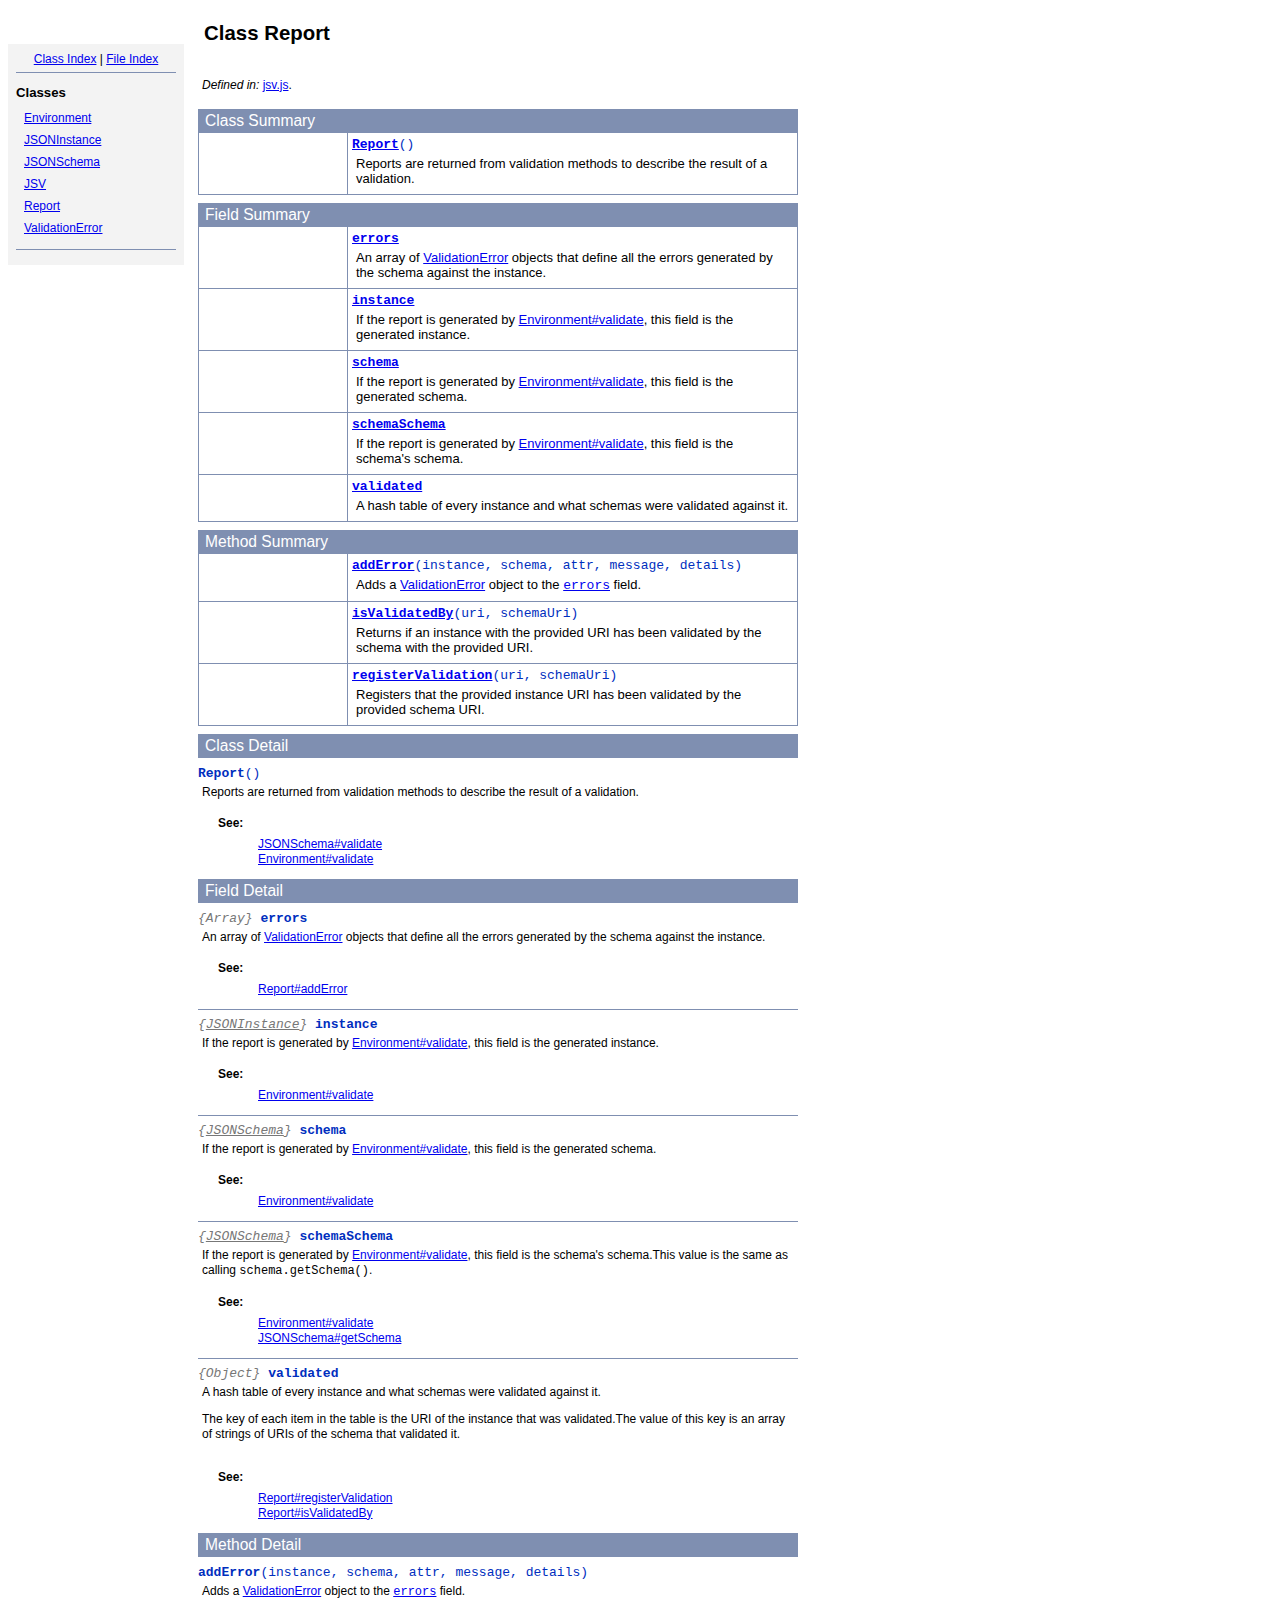
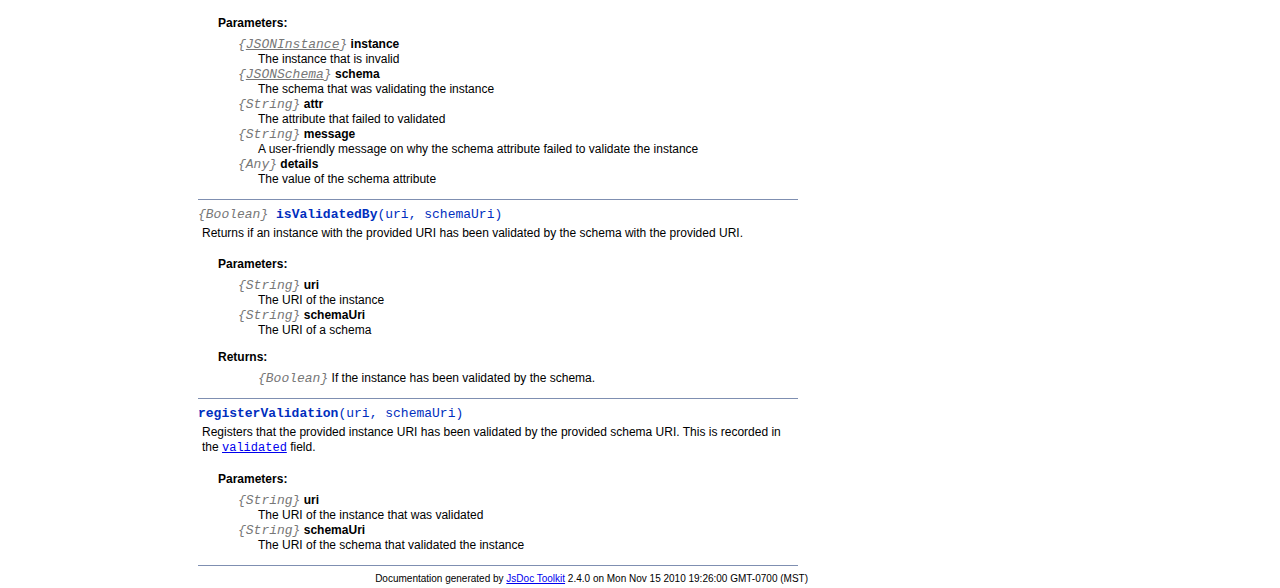
<file: app/views/api/ordrin/JsonSchema/docs/symbols/Report.html>
<!DOCTYPE html PUBLIC "-//W3C//DTD XHTML 1.0 Transitional//EN"
        "http://www.w3.org/TR/xhtml1/DTD/xhtml1-transitional.dtd">
<html xmlns="http://www.w3.org/1999/xhtml" xml:lang="en" lang="en">
	<head>
		<meta http-equiv="content-type" content="text/html; charset=utf-8" />
		<meta name="generator" content="JsDoc Toolkit" />
		
		<title>JsDoc Reference - Report</title>

		<style type="text/css">
			/* default.css */
body
{
	font: 12px "Lucida Grande", Tahoma, Arial, Helvetica, sans-serif;
	width: 800px;
}

.header
{
	clear: both;
	background-color: #ccc;
	padding: 8px;
}

h1
{
	font-size: 150%;
	font-weight: bold;
	padding: 0;
	margin: 1em 0 0 .3em;
}

hr
{
	border: none 0;
	border-top: 1px solid #7F8FB1;
	height: 1px;
}

pre.code
{
	display: block;
	padding: 8px;
	border: 1px dashed #ccc;
}

#index
{
	margin-top: 24px;
	float: left;
	width: 160px;
	position: absolute;
	left: 8px;
	background-color: #F3F3F3;
	padding: 8px;
}

#content
{
	margin-left: 190px;
	width: 600px;
}

.classList
{
	list-style-type: none;
	padding: 0;
	margin: 0 0 0 8px;
	font-family: arial, sans-serif;
	font-size: 1em;
	overflow: auto;
}

.classList li
{
	padding: 0;
	margin: 0 0 8px 0;
}

.summaryTable { width: 100%; }

h1.classTitle
{
	font-size:170%;
	line-height:130%;
}

h2 { font-size: 110%; }
caption, div.sectionTitle
{
	background-color: #7F8FB1;
	color: #fff;
	font-size:130%;
	text-align: left;
	padding: 2px 6px 2px 6px;
	border: 1px #7F8FB1 solid;
}

div.sectionTitle { margin-bottom: 8px; }
.summaryTable thead { display: none; }

.summaryTable td
{
	vertical-align: top;
	padding: 4px;
	border-bottom: 1px #7F8FB1 solid;
	border-right: 1px #7F8FB1 solid;
}

/*col#summaryAttributes {}*/
.summaryTable td.attributes
{
	border-left: 1px #7F8FB1 solid;
	width: 140px;
	text-align: right;
}

td.attributes, .fixedFont
{
	line-height: 15px;
	color: #002EBE;
	font-family: "Courier New",Courier,monospace;
	font-size: 13px;
}

.summaryTable td.nameDescription
{
	text-align: left;
	font-size: 13px;
	line-height: 15px;
}

.summaryTable td.nameDescription, .description
{
	line-height: 15px;
	padding: 4px;
	padding-left: 4px;
}

.summaryTable { margin-bottom: 8px; }

ul.inheritsList
{
	list-style: square;
	margin-left: 20px;
	padding-left: 0;
}

.detailList {
	margin-left: 20px; 
	line-height: 15px;
}
.detailList dt { margin-left: 20px; }

.detailList .heading
{
	font-weight: bold;
	padding-bottom: 6px;
	margin-left: 0;
}

.light, td.attributes, .light a:link, .light a:visited
{
	color: #777;
	font-style: italic;
}

.fineprint
{
	text-align: right;
	font-size: 10px;
}
		</style>
	</head>

	<body>
<!-- ============================== header ================================= -->	
		<!-- begin static/header.html -->
		<div id="header">
</div>
		<!-- end static/header.html -->

<!-- ============================== classes index ============================ -->
		<div id="index">
			<!-- begin publish.classesIndex -->
			<div align="center"><a href="../index.html">Class Index</a>
| <a href="../files.html">File Index</a></div>
<hr />
<h2>Classes</h2>
<ul class="classList">
	
	<li><a href="../symbols/Environment.html">Environment</a></li>
	
	<li><a href="../symbols/JSONInstance.html">JSONInstance</a></li>
	
	<li><a href="../symbols/JSONSchema.html">JSONSchema</a></li>
	
	<li><a href="../symbols/JSV.html">JSV</a></li>
	
	<li><a href="../symbols/Report.html">Report</a></li>
	
	<li><a href="../symbols/ValidationError.html">ValidationError</a></li>
	
</ul>
<hr />
			<!-- end publish.classesIndex -->
		</div>
		
		<div id="content">
<!-- ============================== class title ============================ -->
			<h1 class="classTitle">
				
				Class Report
			</h1>

<!-- ============================== class summary ========================== -->			
			<p class="description">
				
				
			
				
				
				
					<br /><i>Defined in: </i> <a href="../symbols/src/jsv.js.html">jsv.js</a>.
				
			</p>

<!-- ============================== constructor summary ==================== -->			
			
			<table class="summaryTable" cellspacing="0" summary="A summary of the constructor documented in the class Report.">
				<caption>Class Summary</caption>
				<thead>
					<tr>
						<th scope="col">Constructor Attributes</th>
						<th scope="col">Constructor Name and Description</th>
					</tr>
				</thead>
				<tbody>
					<tr>
						<td class="attributes">&nbsp;</td>
						<td class="nameDescription" >
							<div class="fixedFont">
								<b><a href="../symbols/Report.html#constructor">Report</a></b>()
							</div>
							<div class="description">Reports are returned from validation methods to describe the result of a validation.</div>
						</td>
					</tr>
				</tbody>
			</table>
			

<!-- ============================== properties summary ===================== -->
			
				
				
				<table class="summaryTable" cellspacing="0" summary="A summary of the fields documented in the class Report.">
					<caption>Field Summary</caption>
					<thead>
						<tr>
							<th scope="col">Field Attributes</th>
							<th scope="col">Field Name and Description</th>
						</tr>
					</thead>
					<tbody>
					
						<tr>
							<td class="attributes">&nbsp;</td>
							<td class="nameDescription">
								<div class="fixedFont">
								<b><a href="../symbols/Report.html#errors">errors</a></b>
								</div>
								<div class="description">An array of <a href="../symbols/ValidationError.html">ValidationError</a> objects that define all the errors generated by the schema against the instance.</div>
							</td>
						</tr>
					
						<tr>
							<td class="attributes">&nbsp;</td>
							<td class="nameDescription">
								<div class="fixedFont">
								<b><a href="../symbols/Report.html#instance">instance</a></b>
								</div>
								<div class="description">If the report is generated by <a href="../symbols/Environment.html#validate">Environment#validate</a>, this field is the generated instance.</div>
							</td>
						</tr>
					
						<tr>
							<td class="attributes">&nbsp;</td>
							<td class="nameDescription">
								<div class="fixedFont">
								<b><a href="../symbols/Report.html#schema">schema</a></b>
								</div>
								<div class="description">If the report is generated by <a href="../symbols/Environment.html#validate">Environment#validate</a>, this field is the generated schema.</div>
							</td>
						</tr>
					
						<tr>
							<td class="attributes">&nbsp;</td>
							<td class="nameDescription">
								<div class="fixedFont">
								<b><a href="../symbols/Report.html#schemaSchema">schemaSchema</a></b>
								</div>
								<div class="description">If the report is generated by <a href="../symbols/Environment.html#validate">Environment#validate</a>, this field is the schema's schema.</div>
							</td>
						</tr>
					
						<tr>
							<td class="attributes">&nbsp;</td>
							<td class="nameDescription">
								<div class="fixedFont">
								<b><a href="../symbols/Report.html#validated">validated</a></b>
								</div>
								<div class="description">A hash table of every instance and what schemas were validated against it.</div>
							</td>
						</tr>
					
					</tbody>
				</table>
				
				
				
			

<!-- ============================== methods summary ======================== -->
			
				
				
				<table class="summaryTable" cellspacing="0" summary="A summary of the methods documented in the class Report.">
					<caption>Method Summary</caption>
					<thead>
						<tr>
							<th scope="col">Method Attributes</th>
							<th scope="col">Method Name and Description</th>
						</tr>
					</thead>
					<tbody>
					
						<tr>
							<td class="attributes">&nbsp;</td>
							<td class="nameDescription">
								<div class="fixedFont"><b><a href="../symbols/Report.html#addError">addError</a></b>(instance, schema, attr, message, details)
								</div>
								<div class="description">Adds a <a href="../symbols/ValidationError.html">ValidationError</a> object to the <a href="#errors"><code>errors</code></a> field.</div>
							</td>
						</tr>
					
						<tr>
							<td class="attributes">&nbsp;</td>
							<td class="nameDescription">
								<div class="fixedFont"><b><a href="../symbols/Report.html#isValidatedBy">isValidatedBy</a></b>(uri, schemaUri)
								</div>
								<div class="description">Returns if an instance with the provided URI has been validated by the schema with the provided URI.</div>
							</td>
						</tr>
					
						<tr>
							<td class="attributes">&nbsp;</td>
							<td class="nameDescription">
								<div class="fixedFont"><b><a href="../symbols/Report.html#registerValidation">registerValidation</a></b>(uri, schemaUri)
								</div>
								<div class="description">Registers that the provided instance URI has been validated by the provided schema URI.</div>
							</td>
						</tr>
					
					</tbody>
				</table>
				
				
				
			
<!-- ============================== events summary ======================== -->
			

<!-- ============================== constructor details ==================== -->		
			
			<div class="details"><a name="constructor"> </a>
				<div class="sectionTitle">
					Class Detail
				</div>
				
				<div class="fixedFont">
						<b>Report</b>()
				</div>
				
				<div class="description">
					Reports are returned from validation methods to describe the result of a validation.
					
				</div>
				
				
				
				
					
					
					
					
					
					
					
						<dl class="detailList">
						<dt class="heading">See:</dt>
						
							<dd><a href="../symbols/JSONSchema.html#validate">JSONSchema#validate</a></dd>
						
							<dd><a href="../symbols/Environment.html#validate">Environment#validate</a></dd>
						
						</dl>
					

			</div>
			

<!-- ============================== field details ========================== -->		
			
				<div class="sectionTitle">
					Field Detail
				</div>
				
					<a name="errors"> </a>
					<div class="fixedFont">
					
					<span class="light">{Array}</span>
					<b>errors</b>
					
					</div>
					<div class="description">
						An array of <a href="../symbols/ValidationError.html">ValidationError</a> objects that define all the errors generated by the schema against the instance.
						
						
					</div>
					
					

						
						
						
							<dl class="detailList">
							<dt class="heading">See:</dt>
							
							<dd><a href="../symbols/Report.html#addError">Report#addError</a></dd>
							
							</dl>
						
						

					<hr />
				
					<a name="instance"> </a>
					<div class="fixedFont">
					
					<span class="light">{<a href="../symbols/JSONInstance.html">JSONInstance</a>}</span>
					<b>instance</b>
					
					</div>
					<div class="description">
						If the report is generated by <a href="../symbols/Environment.html#validate">Environment#validate</a>, this field is the generated instance.
						
						
					</div>
					
					

						
						
						
							<dl class="detailList">
							<dt class="heading">See:</dt>
							
							<dd><a href="../symbols/Environment.html#validate">Environment#validate</a></dd>
							
							</dl>
						
						

					<hr />
				
					<a name="schema"> </a>
					<div class="fixedFont">
					
					<span class="light">{<a href="../symbols/JSONSchema.html">JSONSchema</a>}</span>
					<b>schema</b>
					
					</div>
					<div class="description">
						If the report is generated by <a href="../symbols/Environment.html#validate">Environment#validate</a>, this field is the generated schema.
						
						
					</div>
					
					

						
						
						
							<dl class="detailList">
							<dt class="heading">See:</dt>
							
							<dd><a href="../symbols/Environment.html#validate">Environment#validate</a></dd>
							
							</dl>
						
						

					<hr />
				
					<a name="schemaSchema"> </a>
					<div class="fixedFont">
					
					<span class="light">{<a href="../symbols/JSONSchema.html">JSONSchema</a>}</span>
					<b>schemaSchema</b>
					
					</div>
					<div class="description">
						If the report is generated by <a href="../symbols/Environment.html#validate">Environment#validate</a>, this field is the schema's schema.This value is the same as calling <code>schema.getSchema()</code>.
						
						
					</div>
					
					

						
						
						
							<dl class="detailList">
							<dt class="heading">See:</dt>
							
							<dd><a href="../symbols/Environment.html#validate">Environment#validate</a></dd>
							
							<dd><a href="../symbols/JSONSchema.html#getSchema">JSONSchema#getSchema</a></dd>
							
							</dl>
						
						

					<hr />
				
					<a name="validated"> </a>
					<div class="fixedFont">
					
					<span class="light">{Object}</span>
					<b>validated</b>
					
					</div>
					<div class="description">
						A hash table of every instance and what schemas were validated against it.<p>The key of each item in the table is the URI of the instance that was validated.The value of this key is an array of strings of URIs of the schema that validated it.</p>
						
						
					</div>
					
					

						
						
						
							<dl class="detailList">
							<dt class="heading">See:</dt>
							
							<dd><a href="../symbols/Report.html#registerValidation">Report#registerValidation</a></dd>
							
							<dd><a href="../symbols/Report.html#isValidatedBy">Report#isValidatedBy</a></dd>
							
							</dl>
						
						

					
				
			

<!-- ============================== method details ========================= -->		
			
				<div class="sectionTitle">
					Method Detail
				</div>
				
					<a name="addError"> </a>
					<div class="fixedFont">
					
					
					<b>addError</b>(instance, schema, attr, message, details)
					
					</div>
					<div class="description">
						Adds a <a href="../symbols/ValidationError.html">ValidationError</a> object to the <a href="#errors"><code>errors</code></a> field.
						
						
					</div>
					
					
					
						
							<dl class="detailList">
							<dt class="heading">Parameters:</dt>
							
								<dt>
									<span class="light fixedFont">{<a href="../symbols/JSONInstance.html">JSONInstance</a>}</span> <b>instance</b>
									
								</dt>
								<dd>The instance that is invalid</dd>
							
								<dt>
									<span class="light fixedFont">{<a href="../symbols/JSONSchema.html">JSONSchema</a>}</span> <b>schema</b>
									
								</dt>
								<dd>The schema that was validating the instance</dd>
							
								<dt>
									<span class="light fixedFont">{String}</span> <b>attr</b>
									
								</dt>
								<dd>The attribute that failed to validated</dd>
							
								<dt>
									<span class="light fixedFont">{String}</span> <b>message</b>
									
								</dt>
								<dd>A user-friendly message on why the schema attribute failed to validate the instance</dd>
							
								<dt>
									<span class="light fixedFont">{Any}</span> <b>details</b>
									
								</dt>
								<dd>The value of the schema attribute</dd>
							
							</dl>
						
						
						
						
						
						
						

					<hr />
				
					<a name="isValidatedBy"> </a>
					<div class="fixedFont">
					
					<span class="light">{Boolean}</span>
					<b>isValidatedBy</b>(uri, schemaUri)
					
					</div>
					<div class="description">
						Returns if an instance with the provided URI has been validated by the schema with the provided URI.
						
						
					</div>
					
					
					
						
							<dl class="detailList">
							<dt class="heading">Parameters:</dt>
							
								<dt>
									<span class="light fixedFont">{String}</span> <b>uri</b>
									
								</dt>
								<dd>The URI of the instance</dd>
							
								<dt>
									<span class="light fixedFont">{String}</span> <b>schemaUri</b>
									
								</dt>
								<dd>The URI of a schema</dd>
							
							</dl>
						
						
						
						
						
							<dl class="detailList">
							<dt class="heading">Returns:</dt>
							
								<dd><span class="light fixedFont">{Boolean}</span> If the instance has been validated by the schema.</dd>
							
							</dl>
						
						
						

					<hr />
				
					<a name="registerValidation"> </a>
					<div class="fixedFont">
					
					
					<b>registerValidation</b>(uri, schemaUri)
					
					</div>
					<div class="description">
						Registers that the provided instance URI has been validated by the provided schema URI. This is recorded in the <a href="#validated"><code>validated</code></a> field.
						
						
					</div>
					
					
					
						
							<dl class="detailList">
							<dt class="heading">Parameters:</dt>
							
								<dt>
									<span class="light fixedFont">{String}</span> <b>uri</b>
									
								</dt>
								<dd>The URI of the instance that was validated</dd>
							
								<dt>
									<span class="light fixedFont">{String}</span> <b>schemaUri</b>
									
								</dt>
								<dd>The URI of the schema that validated the instance</dd>
							
							</dl>
						
						
						
						
						
						
						

					
				
			
			
<!-- ============================== event details ========================= -->		
			
			
			<hr />
		</div>

		
<!-- ============================== footer ================================= -->
		<div class="fineprint" style="clear:both">
			
			Documentation generated by <a href="http://code.google.com/p/jsdoc-toolkit/" target="_blank">JsDoc Toolkit</a> 2.4.0 on Mon Nov 15 2010 19:26:00 GMT-0700 (MST)
		</div>
	</body>
</html>
</file>
<file: public/admin/sidekyc/css/style.css>
@import url(http://fonts.googleapis.com/css?family=Open+Sans:300,400,700);
@import url(http://fonts.googleapis.com/css?family=Raleway:400,700);
    
 body{
    font-family:"Open Sans";
    background: #ffffff;
 }

 /* General */
 .btn{
    font-family: "Arimo";
    color: #ffffff;
    font-size: 16px;
    border-radius: 10px;
 }
 .btn.btn-normal{
    background: #8dc525;
 }
 .btn.btn-large{
    width: 100%
 }
 .btn:focus, .btn:active:focus, .btn.active:focus{outline: none}
 .left{float: left;}
 .right{float: right;}
 .clear{clear: both}
a{text-decoration: none}
a:hover{text-decoration: none}
ul{margin: 0;padding: 0;list-style: none}

/* Toggle Styles */
#wrapper {
    padding-left: 0;
    -webkit-transition: all 0.5s ease;
    -moz-transition: all 0.5s ease;
    -o-transition: all 0.5s ease;
    transition: all 0.5s ease;
}

#wrapper.toggled {
    padding-left: 235px;
}

#sidebar-wrapper {
    z-index: 1000;
    position: fixed;
    top: 75px;
    left: 230px;
    width: 0;
    height: 100%;
    margin-left: -230px;
    overflow-y: auto;
    overflow-x: hidden;
    -webkit-transition: all 0.5s ease;
    -moz-transition: all 0.5s ease;
    -o-transition: all 0.5s ease;
    transition: all 0.5s ease;
}

#wrapper.toggled #sidebar-wrapper {
    width: 245px;
}

/* NAVBAR */
.navbar{
    background: #2c2e33;
    height: 75px;
}
.navbar-header{
    background: #29c7ca;
    width: 230px;
    height: 75px;
    display: inline-block;
}
.navbar-brand{margin: 12px 56px;}
.navbar-right{display: inline-block;float: right;}
.navbar-btn{
    background: #d23851;
    width: 75px;
    height: 75px;
    margin: 0;
    border: none;
}
.navbar-btn:hover{background: #c1274f}
.navbar-center{
    height: 75px;
    width: 360px;
    margin: 0 auto;
    position: relative;
    left: 50px;
}
.navbar-center li{
    position: relative;
    display: inline-block;
    width: 120px;
    height: 75px;
    margin-left: -4px;
    text-align: center;
    font-family: 'Open Sans';
    font-weight: bold;
    font-size: 12px;
    color: #ffffff;
    text-transform: uppercase;
    padding-top: 15px;
    cursor: pointer;
}
.navbar-center .nav-label{
    margin-top: 5px;
}
.navbar-center li.feed{background: #353942}
.navbar-center li.dashboard{background: #31343b;color: #ababad}
.navbar-center li.onboard{background: #353942;color: #aeafb1}
.chart-page-wrapper .navbar-right{
    position: relative;
    top: -75px;
}

/* Sidebar Styles */
.sidebar-nav {
    position: absolute;
    top: 0px;
    width: 230px;
    margin: 0;
    height: 100%;
    padding: 0;
    list-style: none;
    background: #2c2e33;
}
.sidebar-nav li {
    font-size: 13px;
    color: #ffffff;
    letter-spacing: -0.025px;
    font-weight: bold;
    text-transform: uppercase;
}
.sidebar-nav li.sidebar-brand {
    background: #2badaf;
    margin-bottom: 20px;
}
.sidebar-nav li.sidebar-brand a{
    padding: 10px;
    margin-left: 10px;
}
.sidebar-nav li.sidebar-brand a:hover{
    color: #ffffff;
    background: #2badaf;
}
.sidebar-nav li.sidebar-section{
    font-size: 15px;
    color: #29c7ca;
    margin-left: 15px;
    padding: 7px 0 5px 0;
}
.sidebar-nav li a {
    display: block;
    text-decoration: none;
    color: #ffffff;
    padding: 5px 0;
    padding-left: 41px;
}
.sidebar-nav li a:hover,.sidebar-nav li.active a{
    text-decoration: none;
    color: #2c2e33;
    background: #ffffff;
}
.sidebar-nav li a:active,
.sidebar-nav li a:focus {
    text-decoration: none;
    color: #2c2e33;
    background: #ffffff;
}
.sidebar-icon{
    width: 16px;
    height: 16px;
    display: inline-block;
    margin-right: 10px;
    position: relative;
    top: 2px;
    background-repeat: no-repeat;
}
.sidebar-icon.admin{background-image: url("../img/icon_admin.png");}
.sidebar-icon.posts{background-image: url("../img/icon_new.png");}
.sidebar-icon.pages{background-image: url("../img/icon_page.png");}
.sidebar-icon.categories{background-image: url("../img/icon_category.png");}
.sidebar-icon.users{background-image: url("../img/icon_user.png");}
.sidebar-icon.settings{background-image: url("../img/icon_setting.png");}

#page-content-wrapper{
   width: 856px;
    margin: 150px auto 75px;
	 /*clear : both;
	 
	 float : left;
	width : 100%;
	 */
}

/* Top Menu */
.top-menu-container{
    background: #ffffff;
    height: 75px;
    width: 856px;
    position: fixed;
    top: 82px;
    z-index: 99;
}
.top-menu{
    position: absolute;
    bottom: 34px;
    width: 856px;
    padding: 0 7px;
}
.chart .top-menu{width: 1020px;padding: 0 60px}
.chart .top-menu .lock-baloon{left: 115px;}
.top-menu .btn{
    background: #ffffff;
    font-family: Arial;
    font-size: 10px;
    color: #717578;
    border: 1px solid #e8e8e8;
    border-radius: 4px;
    margin-left: 7px;
    font-weight: bold;
    min-width: 36px;
    height: 36px;
    padding: 4px 10px !important;
}
.top-menu .btn:hover{background: #efefef}
.top-menu .btn.plus{font-size: 16.66px;padding: 4px 12px;}
.top-menu .btn.lock{padding: 4px;}
.icon.lock{background: url("../img/icon_lock.png");width: 11px;height: 16px;display: inline-block;}
.top-menu .lock-baloon{color: #242424;font-family: Arial;background: #e7e7e7;font-size: 9.7px;
position: absolute;padding: 4px;left: 60px;top: 8px;}
.bubble:after {
    content: '';
    position: absolute;
    border-style: solid;
    border-width: 4px 6px 4px 0;
    border-color: transparent #e7e7e7;
    display: block;
    width: 0;
    z-index: 1;
    left: -6px;
    top: 3.5px;
}

.client-dropdown-wrapper{
    position: relative;
    width: 275px;
    left: 210px;
    top: 5px;
    z-index: 99;
}
.client-dropdown-wrapper .dropdown-box{
    border-radius: 3px;
    border: 2px solid #757b87;
    border-right: 40px solid #757b87;
    font-family: 'Open Sans';
    font-weight: bold;
    color: #353942;
    font-size: 12px;
    padding: 7px;
    cursor: pointer;
    text-transform: uppercase;
}
.client-dropdown-wrapper .dropdown-box::after{
    content: url(../img/icon_dropdown.png);
    width: 9px;
    height: 16px;
    display: inline-block;
    position: absolute;
    right: 16px;
}   
.client-dropdown{
    width: 273px;
    border: 1px solid #c4cbd4;
    font-family: 'Open Sans';
    font-weight: bold;
    font-size: 12px;
    background: #ffffff;
    border-radius: 0 0 2px 2px;
    display: none;
}
.client-dropdown li{
    margin: 1px;
    color: #7c8088;
    background: #ffffff;
    cursor: pointer;
    padding: 10px 7px;
    text-transform: uppercase;
}
.client-dropdown li:hover{
    color: #ffffff;
    background: #29c7ca;
}

/* News Box */
.news-box{
    width: 200px;
    margin: 0 7px 14px 7px;
    height: 193px;
    font-family: 'Raleway';
    position: relative;
}
.news-box.long{
    height: 400px;
    /*background: #00ff00;*/
}
.news-box.no-image{
    border-top-style: solid;
    border-top-width: 4px;
    padding-top: 5px;
}
.news-wrapper{position: relative;height: 153px}
.news-box .news-content{
    position: absolute;
    bottom: 0;
    z-index: 2;
    padding: 10px 15px;
}
.news-box.no-image .news-content{top: -8px}
.news-box.image.long .news-content{top: 190px}
.news-box .category{
    font-size: 11px;
    font-weight: bold;
    text-transform: uppercase;
}
.news-box h3{
    font-size: 14px;
    font-weight: bold;
    color: #333b44;
    padding: 0;
    margin-top: 7px;
    margin-bottom: 7px;
    line-height: 16.66px;
}
.news-box.image.short h3{color: #ffffff}
.news-box p{
    font-size: 10px;
    font-family: Arial;
    color: #333b44;
    margin-top: 7px;
}
.news-box .news-logo{
    display: inline-block;
    width: 12px;
    height: 12px;
    margin-right: 2px;
    vertical-align: middle;
}
.news-box .news-logo.google{background: url("../img/icon_google.png");}
.news-box .news-logo.forbes{background: url("../img/icon_forbes.png");}
.news-box .news-title{
    font-family: Arial;
    font-size: 10px;
    color: #bebebe;
    vertical-align: middle;
}
.news-box.image .news-image{
    position: absolute;
    top: 0;
    width: 200px;
    height: 153px;
    border-bottom-width: 4px;
    border-bottom-style: solid; 
    border-radius: 5px 5px 0 0;
}
.news-box.image.long .news-image{height: 190px}
.news-box button.btn{
    border-radius: 4px;
    width: 75px;
    height: 25px;
    color: #ffffff;
    font-family: Arial;
    font-size: 7px;
}
.news-box .button-container{
    position: absolute;
    bottom: 5px;
    width: 200px;
    border-top: 2px solid #f7f7f7;
    padding: 7px 10px 5px;
    display: none;
}
.news-box.image.short .button-container{border-top: none;}
.news-box button.btn.yes{float: left;background: #36c77b}
.news-box button.btn.no{float: right;background: #fb5240}
.news-box button.btn.yes:hover{background: #14a559}
.news-box button.btn.no:hover{background: #d93040}

.advertising{border-color: #ed6917;color: #ed6917}
.entrepreneur{border-color: #5c6ec6;color: #5c6ec6}
.biotech{border-color: #62a50b;color: #62a50b}
.product{border-color: #da29dc;color: #da29dc}
.energy{border-color: #4fe9e7;color: #4fe9e7}
.art{border-color: #dd4242;color: #dd4242}
.nonprofit{border-color: #0090ff;color: #0090ff}
.mba-career{border-color: #0090ff;color: #0090ff}
.marketing{border-color: #ab14c1;color: #ab14c1}
.pharmaceutical{border-color: #5cc686;color: #5cc686}
.law-government{border-color: #c8b48f;color: #c8b48f}
.architecture{border-color: #866f42;color: #866f42}
.action-container .icon{
    display: inline-block;
    width: 17px;
    height: 16px;
}

.news-box .action-container{
    position: absolute;
    bottom: 5px;
    width: 200px;
    border-top: 2px solid #f7f7f7;
    padding: 7px 10px 5px;
}
.news-box .action-container .action{
    font-family: Arial;
    color: #333b44;
    font-size: 9.7px;
    margin-right: 10px;
}
.news-box .action-container .action:last-child{margin-right: 0}
.action .n-like, .action .n-comment{position: relative;top: -5px;left: 2px;}
.action-container .icon.heart{content: url("../img/heart-normal.png")}
.action-container .icon.comment{content: url("../img/comment.png")}
.action-container .icon.star{content: url("../img/star-normal.png")}
.action-container .action.active .icon.heart, .action-container .action:hover .icon.heart{content: url("../img/heart-active.png")}
.action-container .action.active .icon.comment, .action-container .action:hover .icon.comment{content: url("../img/comment-active.png")}
.action-container .action.active .icon.star, .action-container .action:hover .icon.star{content: url("../img/star-active.png")}

.loading{
    background: #333b44;
    width: 70px;
    height: 70px;
    margin: auto;
    border-radius: 70px;
    text-align: center;
    padding: 15px;
    display: none;
}
.loading > img{
    width: 40px;
    height: 40px;
}
.nav.next-page{display: none}


/* Chart Page */
#page-content-wrapper.chart{
    width: 1020px;
    margin: 150px auto 75px;
}
.chart-wrapper{
    position: relative;
}
.chart-wrapper .chart-title{
    position: absolute;
    text-transform: uppercase;
    width: 150px;
    height: 50px;
    background: #353942;
    font-family: 'Open Sans';
    color: #ffffff;
    font-size: 10.5px;
    padding: 18px 0;
    text-align: center;
    left: 50px;
    font-weight: bold;
}
.chart-title .nav-chart{
    padding: 5px;
    position: absolute;
    top: 10px;
    width: 25px;
    height: 25px;
    cursor: pointer;
}
#prev-chart{
    left: 5px;
    -webkit-transform: rotate(180deg);
       -moz-transform: rotate(180deg);
        -ms-transform: rotate(180deg);
         -o-transform: rotate(180deg);
            transform: rotate(180deg);
}
#next-chart{
    right: 5px;
    top: 15px;
}

/* Visitor Summary */
.visitor-wrapper{
    position: relative;
    width: 500px;
    height: 150px;
    margin-top: 30px;
}
.rect-summary{
    position: relative;
    display: inline-block;
    margin-top: 25px;
    width: 110px;
    height: 95px;
    font-family: 'Open Sans';
    color: #ffffff;
    margin-right: 10px;
}
#client-base{background: #29c7ca;}
#client-meetings{background: #29a6ca;}
.rect-summary .value-summary{
    position: absolute;
    top: 25px;
    left: 5px;
    line-height: 26px;
    font-size: 26px;
    font-weight: 300;
    width: 80px;
    overflow: hidden;
    text-align: center;
}
.rect-summary .label-summary{
    position: absolute;
    font-size: 10px;
    font-weight: bold;
    width: 110px;
    top: 60px;
    text-align: center;
    text-transform: uppercase;
}
.delta-summary{
    position: absolute;
    top: 25px;
    right: 5px;
    width: 25px;
    font-size: 11px;
    font-weight: bold;
    text-align: center;
}
.delta-summary.up .down-value{display: none;}
.delta-summary.down .up-value{display: none;}
.delta-summary.down .down-value{position: relative;top: -2px;}
.delta-summary.up .delta-symbol{
    top: -1px;
    -webkit-transform: rotate(270deg);
       -moz-transform: rotate(270deg);
        -ms-transform: rotate(270deg);
         -o-transform: rotate(270deg);
            transform: rotate(270deg);
}
.delta-summary.down .delta-symbol{
    -webkit-transform: rotate(90deg);
       -moz-transform: rotate(90deg);
        -ms-transform: rotate(90deg);
         -o-transform: rotate(90deg);
            transform: rotate(90deg);
}
.visitor-wrapper .pie{
    position: relative;
    width: 120px;
    display: inline-block;
}
#unique-view{
    margin-right: 8px;
}
.visitor-wrapper .pie img{
    position: absolute;
    width: 100%;
    top: -105px;
}
.pie-value{
    font-family: 'Open Sans';
    font-size: 25px;
    color: #34383c;
    font-weight: 300;
    position: absolute;
    top: -75px;
    width: 120px;
    text-align: center;
}
.pie-label{
    font-family: 'Open Sans';
    font-size: 12px;
    color: #34383c;
    font-weight: 400;
    position: absolute;
    top: -45px;
    width: 120px;
    text-align: center;
}

/* Text Editor */
.text-editor-wrapper{
    position: relative;
    width: 500px;
    margin-top: 30px;
}
.text-editor-wrapper .btn{
    color: #616a73;
    border-radius: 4px;
    border: none;
    font-family: 'Open Sans';
    font-weight: bold;
    font-size: 12px;
    height: 25px;
    padding-top: 3px;
}
.text-editor-wrapper .note-color .btn{
    padding: 5px;
    height: 25px;
}
.text-editor-wrapper .btn:hover{
    background: #fff;
    border: none;
    color: #40cdd0;
}
.text-editor-wrapper .caret{color: #29c7ca;}
.text-editor-wrapper .note-color .btn.dropdown-toggle{padding: 0}
.text-editor-title{
    width: 500px;
    background: #29c7ca;
    color: #ffffff;
    font-family: 'Open Sans';
    font-weight: bold;
    font-size: 12px;
    text-align: center;
    text-transform: uppercase;
    padding: 5px 0;
    border-radius: 5px 5px 0 0;
}
.note-color .icon-font{
    color: rgba(0,0,0,0) !important;
    width: 15px;
    height: 15px;
    margin: 0;
    line-height: inherit;
}
.note-editor .note-toolbar {
    background-color: #29c7ca;
    border-color: rgba(0,0,0,0);
    padding-left: 32px;
}
.note-editor{
    border: none;
    -webkit-box-shadow: 0px 4px 8px 0px rgba(196,203,212,1);
    -moz-box-shadow: 0px 4px 8px 0px rgba(196,203,212,1);
    box-shadow: 0px 4px 8px 0px rgba(196,203,212,1);
}
.note-editor .note-editable {border: 1px solid #c4cbd4;}
.note-editor .note-statusbar{display: none}
.note-style .btn:hover,.note-style .btn:focus,.note-style .btn:active,.note-style .btn.active,
.note-paragraph .btn:hover,.note-paragraph .btn:focus,.note-paragraph .btn:active,.note-paragraph .btn.active{
    background: #fff;
    border: none;
    color: #40cdd0;
}
.note-fontname .btn{width: 145px;text-align: center;}
.note-fontname .caret{
    float: right;
    position: relative;
    top: 8px;
}
.note-paragraph .dropdown-menu{display: block;}
.note-paragraph .note-align button:last-child{display: none}
.note-paragraph .note-list, .note-paragraph .dropdown-toggle{display: none;}
.note-paragraph .dropdown-menu{
    width: 97px;
    height: 25px;
    padding: 0px 0;
    border: none;
    top: -2px;
    box-shadow: none;
}
.note-editor .note-editable{
    color: #5b5c5f;
    font-size: 14px;
    padding: 20px;
}


/* Search Box */
.search-box-wrapper{width: 480px;margin: 40px 0;}
.search-box-wrapper input{
    width: 480px;
    border-radius: 4px;
    border: 2px solid #757b87;
    color: #2c2e33;
    font-family: 'Open Sans';
    font-weight: bold;
    font-size: 12px;
    height: 35px;
    padding-left: 40px;
}
.search-box-wrapper .glyphicon{
    color: #5ed5d7;
    position: relative;
    top: 28px;
    left: 15px;
}
.search-box-wrapper input::-webkit-input-placeholder {color: #2c2e33;}
.search-box-wrapper input:-moz-placeholder { /* Firefox 18- */color: #2c2e33;}
.search-box-wrapper input::-moz-placeholder {  /* Firefox 19+ */color: #2c2e33;}
.search-box-wrapper input:-ms-input-placeholder {color: #2c2e33;}

/* Client Table */
.client-table-wrapper{width: 480px}
.client-table-wrapper table{
     -webkit-box-shadow: 0px 4px 8px 0px rgba(196,203,212,1);
    -moz-box-shadow: 0px 4px 8px 0px rgba(196,203,212,1);
    box-shadow: 0px 4px 8px 0px rgba(196,203,212,1);
}
.client-table-wrapper thead{
    background: #29c7ca;
    color: #ffffff;
    font-family: 'Open Sans';
    font-size: 14px;
    font-weight: bold;
}
.client-table-wrapper th.header { 
    cursor: pointer; 
    font-weight: bold; 
    margin-left: -1px; 
    text-transform: uppercase;
    border: none;
    padding: 0 20px;
    height: 65px;
} 
.client-table-wrapper th.header:first-child {width: 30%} 
th.header .column-title{
    background-image: url(../img/sort.gif); 
    background-repeat: no-repeat; 
    background-position: center right; 
    background-position-x: 95%;
    width: 135px;
    height: 65px;
    padding: 23px 13px;
}
.client-table-wrapper th.headerSortDown .column-title{ 
    background-image: url(../img/desc.gif); 
    background-color: #2badaf;
} 
.client-table-wrapper th.headerSortUp .column-title{ 
    background-image: url(../img/asc.gif); 
    background-color: #2badaf;
} 
.client-table-wrapper tbody{
    color: #2c2e33;
    font-family: 'Open Sans';
    font-weight: bold;
    font-size: 12px;
    text-transform: uppercase;
}
.client-table-wrapper tbody>tr>td{
    padding: 16px 8px;
    border: none;
}
.client-table-wrapper tbody>tr>td:first-child{padding-left: 45px}
.table-striped>tbody>tr:nth-child(odd)>td, .table-striped>tbody>tr:nth-child(odd)>th{
    background-color: #ffffff;
}
.table-striped>tbody>tr:nth-child(even)>td, .table-striped>tbody>tr:nth-child(even)>th{
    background-color: #f1f3f6;
}

@media(min-width:768px) {
    #wrapper {
        padding-left: 235px;
    }

    #wrapper.toggled {
        padding-left: 0;
    }

    #sidebar-wrapper {
        width: 235px;
    }

    #wrapper.toggled #sidebar-wrapper {
        width: 0;
    }

    #page-content-wrapper {
        /*padding: 30px;*/
    }

    #wrapper.toggled #page-content-wrapper {
        position: relative;
        margin-right: 0;
    }
}
@media(max-width:460px) {
    
}
</file>
<file: app/views/api/ordrin/JsonSchema/tests/qunit.css>
ol#qunit-tests {
	font-family:"Helvetica Neue Light", "HelveticaNeue-Light", "Helvetica Neue", Calibri, Helvetica, Arial;
	margin:0;
	padding:0;
	list-style-position:inside;

	font-size: smaller;
}
ol#qunit-tests li{
	padding:0.4em 0.5em 0.4em 2.5em;
	border-bottom:1px solid #fff;
	font-size:small;
	list-style-position:inside;
}
ol#qunit-tests li ol{
	box-shadow: inset 0px 2px 13px #999;
	-moz-box-shadow: inset 0px 2px 13px #999;
	-webkit-box-shadow: inset 0px 2px 13px #999;
	margin-top:0.5em;
	margin-left:0;
	padding:0.5em;
	background-color:#fff;
	border-radius:15px;
	-moz-border-radius: 15px;
	-webkit-border-radius: 15px;
}
ol#qunit-tests li li{
	border-bottom:none;
	margin:0.5em;
	background-color:#fff;
	list-style-position: inside;
	padding:0.4em 0.5em 0.4em 0.5em;
}

ol#qunit-tests li li.pass{
	border-left:26px solid #C6E746;
	background-color:#fff;
	color:#5E740B;
	}
ol#qunit-tests li li.fail{
	border-left:26px solid #EE5757;
	background-color:#fff;
	color:#710909;
}
ol#qunit-tests li.pass{
	background-color:#D2E0E6;
	color:#528CE0;
}
ol#qunit-tests li.fail{
	background-color:#EE5757;
	color:#000;
}
ol#qunit-tests li strong {
	cursor:pointer;
}
h1#qunit-header{
	background-color:#0d3349;
	margin:0;
	padding:0.5em 0 0.5em 1em;
	color:#fff;
	font-family:"Helvetica Neue Light", "HelveticaNeue-Light", "Helvetica Neue", Calibri, Helvetica, Arial;
	border-top-right-radius:15px;
	border-top-left-radius:15px;
	-moz-border-radius-topright:15px;
	-moz-border-radius-topleft:15px;
	-webkit-border-top-right-radius:15px;
	-webkit-border-top-left-radius:15px;
	text-shadow: rgba(0, 0, 0, 0.5) 4px 4px 1px;
}
h2#qunit-banner{
	font-family:"Helvetica Neue Light", "HelveticaNeue-Light", "Helvetica Neue", Calibri, Helvetica, Arial;
	height:5px;
	margin:0;
	padding:0;
}
h2#qunit-banner.qunit-pass{
	background-color:#C6E746;
}
h2#qunit-banner.qunit-fail, #qunit-testrunner-toolbar {
	background-color:#EE5757;
}
#qunit-testrunner-toolbar {
	font-family:"Helvetica Neue Light", "HelveticaNeue-Light", "Helvetica Neue", Calibri, Helvetica, Arial;
	padding:0;
	/*width:80%;*/
	padding:0em 0 0.5em 2em;
	font-size: small;
}
h2#qunit-userAgent {
	font-family:"Helvetica Neue Light", "HelveticaNeue-Light", "Helvetica Neue", Calibri, Helvetica, Arial;
	background-color:#2b81af;
	margin:0;
	padding:0;
	color:#fff;
	font-size: small;
	padding:0.5em 0 0.5em 2.5em;
	text-shadow: rgba(0, 0, 0, 0.5) 2px 2px 1px;
}
p#qunit-testresult{
	font-family:"Helvetica Neue Light", "HelveticaNeue-Light", "Helvetica Neue", Calibri, Helvetica, Arial;
	margin:0;
	font-size: small;
	color:#2b81af;
	border-bottom-right-radius:15px;
	border-bottom-left-radius:15px;
	-moz-border-radius-bottomright:15px;
	-moz-border-radius-bottomleft:15px;
	-webkit-border-bottom-right-radius:15px;
	-webkit-border-bottom-left-radius:15px;
	background-color:#D2E0E6;
	padding:0.5em 0.5em 0.5em 2.5em;
}
strong b.fail{
	color:#710909;
	}
strong b.pass{
	color:#5E740B;
	}
</file>
<file: app/views/api/ordrin/JsonSchema/lib/uri/tests/qunit.css>
ol#qunit-tests {
	font-family:"Helvetica Neue Light", "HelveticaNeue-Light", "Helvetica Neue", Calibri, Helvetica, Arial;
	margin:0;
	padding:0;
	list-style-position:inside;

	font-size: smaller;
}
ol#qunit-tests li{
	padding:0.4em 0.5em 0.4em 2.5em;
	border-bottom:1px solid #fff;
	font-size:small;
	list-style-position:inside;
}
ol#qunit-tests li ol{
	box-shadow: inset 0px 2px 13px #999;
	-moz-box-shadow: inset 0px 2px 13px #999;
	-webkit-box-shadow: inset 0px 2px 13px #999;
	margin-top:0.5em;
	margin-left:0;
	padding:0.5em;
	background-color:#fff;
	border-radius:15px;
	-moz-border-radius: 15px;
	-webkit-border-radius: 15px;
}
ol#qunit-tests li li{
	border-bottom:none;
	margin:0.5em;
	background-color:#fff;
	list-style-position: inside;
	padding:0.4em 0.5em 0.4em 0.5em;
}

ol#qunit-tests li li.pass{
	border-left:26px solid #C6E746;
	background-color:#fff;
	color:#5E740B;
	}
ol#qunit-tests li li.fail{
	border-left:26px solid #EE5757;
	background-color:#fff;
	color:#710909;
}
ol#qunit-tests li.pass{
	background-color:#D2E0E6;
	color:#528CE0;
}
ol#qunit-tests li.fail{
	background-color:#EE5757;
	color:#000;
}
ol#qunit-tests li strong {
	cursor:pointer;
}
h1#qunit-header{
	background-color:#0d3349;
	margin:0;
	padding:0.5em 0 0.5em 1em;
	color:#fff;
	font-family:"Helvetica Neue Light", "HelveticaNeue-Light", "Helvetica Neue", Calibri, Helvetica, Arial;
	border-top-right-radius:15px;
	border-top-left-radius:15px;
	-moz-border-radius-topright:15px;
	-moz-border-radius-topleft:15px;
	-webkit-border-top-right-radius:15px;
	-webkit-border-top-left-radius:15px;
	text-shadow: rgba(0, 0, 0, 0.5) 4px 4px 1px;
}
h2#qunit-banner{
	font-family:"Helvetica Neue Light", "HelveticaNeue-Light", "Helvetica Neue", Calibri, Helvetica, Arial;
	height:5px;
	margin:0;
	padding:0;
}
h2#qunit-banner.qunit-pass{
	background-color:#C6E746;
}
h2#qunit-banner.qunit-fail, #qunit-testrunner-toolbar {
	background-color:#EE5757;
}
#qunit-testrunner-toolbar {
	font-family:"Helvetica Neue Light", "HelveticaNeue-Light", "Helvetica Neue", Calibri, Helvetica, Arial;
	padding:0;
	/*width:80%;*/
	padding:0em 0 0.5em 2em;
	font-size: small;
}
h2#qunit-userAgent {
	font-family:"Helvetica Neue Light", "HelveticaNeue-Light", "Helvetica Neue", Calibri, Helvetica, Arial;
	background-color:#2b81af;
	margin:0;
	padding:0;
	color:#fff;
	font-size: small;
	padding:0.5em 0 0.5em 2.5em;
	text-shadow: rgba(0, 0, 0, 0.5) 2px 2px 1px;
}
p#qunit-testresult{
	font-family:"Helvetica Neue Light", "HelveticaNeue-Light", "Helvetica Neue", Calibri, Helvetica, Arial;
	margin:0;
	font-size: small;
	color:#2b81af;
	border-bottom-right-radius:15px;
	border-bottom-left-radius:15px;
	-moz-border-radius-bottomright:15px;
	-moz-border-radius-bottomleft:15px;
	-webkit-border-bottom-right-radius:15px;
	-webkit-border-bottom-left-radius:15px;
	background-color:#D2E0E6;
	padding:0.5em 0.5em 0.5em 2.5em;
}
strong b.fail{
	color:#710909;
	}
strong b.pass{
	color:#5E740B;
	}
</file>
<file: public/admin/sidekyc/css/summernote.css>
.note-editor{position:relative;border:1px solid #a9a9a9}.note-editor .note-dropzone{position:absolute;z-index:1;display:none;color:#87cefa;background-color:white;border:2px dashed #87cefa;opacity:.95;pointer-event:none}.note-editor .note-dropzone .note-dropzone-message{display:table-cell;font-size:28px;font-weight:bold;text-align:center;vertical-align:middle}.note-editor .note-dropzone.hover{color:#098ddf;border:2px dashed #098ddf}.note-editor.dragover .note-dropzone{display:table}.note-editor .note-toolbar{background-color:#f5f5f5;border-bottom:1px solid #a9a9a9}.note-editor.fullscreen{position:fixed;top:0;left:0;z-index:1050;width:100%}.note-editor.fullscreen .note-editable{background-color:white}.note-editor.fullscreen .note-resizebar{display:none}.note-editor.codeview .note-editable{display:none}.note-editor.codeview .note-codable{display:block}.note-editor .note-statusbar{background-color:#f5f5f5}.note-editor .note-statusbar .note-resizebar{width:100%;height:8px;cursor:ns-resize;border-top:1px solid #a9a9a9}.note-editor .note-statusbar .note-resizebar .note-icon-bar{width:20px;margin:1px auto;border-top:1px solid #a9a9a9}.note-editor .note-editable{padding:10px;overflow:auto;outline:0}.note-editor .note-editable[contenteditable="false"]{background-color:#e5e5e5}.note-editor .note-codable{display:none;width:100%;padding:10px;margin-bottom:0;font-family:Menlo,Monaco,monospace,sans-serif;font-size:14px;color:#ccc;background-color:#222;border:0;-webkit-border-radius:0;-moz-border-radius:0;border-radius:0;box-shadow:none;-webkit-box-sizing:border-box;-moz-box-sizing:border-box;-ms-box-sizing:border-box;box-sizing:border-box;resize:none}.note-air-editor{outline:0}.note-popover .popover{max-width:none}.note-popover .popover .popover-content a{display:inline-block;max-width:200px;overflow:hidden;text-overflow:ellipsis;white-space:nowrap;vertical-align:middle}.note-popover .popover .arrow{left:20px}.note-popover .popover .popover-content,.note-toolbar{padding:0 0 5px 5px;margin:0}.note-popover .popover .popover-content>.btn-group,.note-toolbar>.btn-group{margin-top:5px;margin-right:5px;margin-left:0}.note-popover .popover .popover-content .btn-group .note-table,.note-toolbar .btn-group .note-table{min-width:0;padding:5px}.note-popover .popover .popover-content .btn-group .note-table .note-dimension-picker,.note-toolbar .btn-group .note-table .note-dimension-picker{font-size:18px}.note-popover .popover .popover-content .btn-group .note-table .note-dimension-picker .note-dimension-picker-mousecatcher,.note-toolbar .btn-group .note-table .note-dimension-picker .note-dimension-picker-mousecatcher{position:absolute!important;z-index:3;width:10em;height:10em;cursor:pointer}.note-popover .popover .popover-content .btn-group .note-table .note-dimension-picker .note-dimension-picker-unhighlighted,.note-toolbar .btn-group .note-table .note-dimension-picker .note-dimension-picker-unhighlighted{position:relative!important;z-index:1;width:5em;height:5em;background:url('[data-uri]') repeat}.note-popover .popover .popover-content .btn-group .note-table .note-dimension-picker .note-dimension-picker-highlighted,.note-toolbar .btn-group .note-table .note-dimension-picker .note-dimension-picker-highlighted{position:absolute!important;z-index:2;width:1em;height:1em;background:url('[data-uri]') repeat}.note-popover .popover .popover-content .note-style h1,.note-toolbar .note-style h1,.note-popover .popover .popover-content .note-style h2,.note-toolbar .note-style h2,.note-popover .popover .popover-content .note-style h3,.note-toolbar .note-style h3,.note-popover .popover .popover-content .note-style h4,.note-toolbar .note-style h4,.note-popover .popover .popover-content .note-style h5,.note-toolbar .note-style h5,.note-popover .popover .popover-content .note-style h6,.note-toolbar .note-style h6,.note-popover .popover .popover-content .note-style blockquote,.note-toolbar .note-style blockquote{margin:0}.note-popover .popover .popover-content .note-color .dropdown-toggle,.note-toolbar .note-color .dropdown-toggle{width:20px;padding-left:5px}.note-popover .popover .popover-content .note-color .dropdown-menu,.note-toolbar .note-color .dropdown-menu{min-width:340px}.note-popover .popover .popover-content .note-color .dropdown-menu .btn-group,.note-toolbar .note-color .dropdown-menu .btn-group{margin:0}.note-popover .popover .popover-content .note-color .dropdown-menu .btn-group:first-child,.note-toolbar .note-color .dropdown-menu .btn-group:first-child{margin:0 5px}.note-popover .popover .popover-content .note-color .dropdown-menu .btn-group .note-palette-title,.note-toolbar .note-color .dropdown-menu .btn-group .note-palette-title{margin:2px 7px;font-size:12px;text-align:center;border-bottom:1px solid #eee}.note-popover .popover .popover-content .note-color .dropdown-menu .btn-group .note-color-reset,.note-toolbar .note-color .dropdown-menu .btn-group .note-color-reset{padding:0 3px;margin:3px;font-size:11px;cursor:pointer;-webkit-border-radius:5px;-moz-border-radius:5px;border-radius:5px}.note-popover .popover .popover-content .note-color .dropdown-menu .btn-group .note-color-row,.note-toolbar .note-color .dropdown-menu .btn-group .note-color-row{height:20px}.note-popover .popover .popover-content .note-color .dropdown-menu .btn-group .note-color-reset:hover,.note-toolbar .note-color .dropdown-menu .btn-group .note-color-reset:hover{background:#eee}.note-popover .popover .popover-content .note-para .dropdown-menu,.note-toolbar .note-para .dropdown-menu{min-width:216px;padding:5px}.note-popover .popover .popover-content .note-para .dropdown-menu>div:first-child,.note-toolbar .note-para .dropdown-menu>div:first-child{margin-right:5px}.note-popover .popover .popover-content .dropdown-menu,.note-toolbar .dropdown-menu{min-width:90px}.note-popover .popover .popover-content .dropdown-menu.right,.note-toolbar .dropdown-menu.right{right:0;left:auto}.note-popover .popover .popover-content .dropdown-menu.right::before,.note-toolbar .dropdown-menu.right::before{right:9px;left:auto!important}.note-popover .popover .popover-content .dropdown-menu.right::after,.note-toolbar .dropdown-menu.right::after{right:10px;left:auto!important}.note-popover .popover .popover-content .dropdown-menu li a i,.note-toolbar .dropdown-menu li a i{color:deepskyblue;visibility:hidden}.note-popover .popover .popover-content .dropdown-menu li a.checked i,.note-toolbar .dropdown-menu li a.checked i{visibility:visible}.note-popover .popover .popover-content .note-fontsize-10,.note-toolbar .note-fontsize-10{font-size:10px}.note-popover .popover .popover-content .note-color-palette,.note-toolbar .note-color-palette{line-height:1}.note-popover .popover .popover-content .note-color-palette div .note-color-btn,.note-toolbar .note-color-palette div .note-color-btn{width:20px;height:20px;padding:0;margin:0;border:1px solid #fff}.note-popover .popover .popover-content .note-color-palette div .note-color-btn:hover,.note-toolbar .note-color-palette div .note-color-btn:hover{border:1px solid #000}.note-dialog>div{display:none}.note-dialog .note-image-dialog .note-dropzone{min-height:100px;margin-bottom:10px;font-size:30px;line-height:4;color:lightgray;text-align:center;border:4px dashed lightgray}.note-dialog .note-help-dialog{font-size:12px;color:#ccc;background:transparent;background-color:#222!important;border:0;-webkit-opacity:.9;-khtml-opacity:.9;-moz-opacity:.9;opacity:.9;-ms-filter:alpha(opacity=90);filter:alpha(opacity=90)}.note-dialog .note-help-dialog .modal-content{background:transparent;border:1px solid white;-webkit-border-radius:5px;-moz-border-radius:5px;border-radius:5px;-webkit-box-shadow:none;-moz-box-shadow:none;box-shadow:none}.note-dialog .note-help-dialog a{font-size:12px;color:white}.note-dialog .note-help-dialog .title{padding-bottom:5px;font-size:14px;font-weight:bold;color:white;border-bottom:white 1px solid}.note-dialog .note-help-dialog .modal-close{font-size:14px;color:#dd0;cursor:pointer}.note-dialog .note-help-dialog .note-shortcut-layout{width:100%}.note-dialog .note-help-dialog .note-shortcut-layout td{vertical-align:top}.note-dialog .note-help-dialog .note-shortcut{margin-top:8px}.note-dialog .note-help-dialog .note-shortcut th{font-size:13px;color:#dd0;text-align:left}.note-dialog .note-help-dialog .note-shortcut td:first-child{min-width:110px;padding-right:10px;font-family:"Courier New";color:#dd0;text-align:right}.note-handle .note-control-selection{position:absolute;display:none;border:1px solid black}.note-handle .note-control-selection>div{position:absolute}.note-handle .note-control-selection .note-control-selection-bg{width:100%;height:100%;background-color:black;-webkit-opacity:.3;-khtml-opacity:.3;-moz-opacity:.3;opacity:.3;-ms-filter:alpha(opacity=30);filter:alpha(opacity=30)}.note-handle .note-control-selection .note-control-handle{width:7px;height:7px;border:1px solid black}.note-handle .note-control-selection .note-control-holder{width:7px;height:7px;border:1px solid black}.note-handle .note-control-selection .note-control-sizing{width:7px;height:7px;background-color:white;border:1px solid black}.note-handle .note-control-selection .note-control-nw{top:-5px;left:-5px;border-right:0;border-bottom:0}.note-handle .note-control-selection .note-control-ne{top:-5px;right:-5px;border-bottom:0;border-left:none}.note-handle .note-control-selection .note-control-sw{bottom:-5px;left:-5px;border-top:0;border-right:0}.note-handle .note-control-selection .note-control-se{right:-5px;bottom:-5px;cursor:se-resize}.note-handle .note-control-selection .note-control-selection-info{right:0;bottom:0;padding:5px;margin:5px;font-size:12px;color:white;background-color:black;-webkit-border-radius:5px;-moz-border-radius:5px;border-radius:5px;-webkit-opacity:.7;-khtml-opacity:.7;-moz-opacity:.7;opacity:.7;-ms-filter:alpha(opacity=70);filter:alpha(opacity=70)}
</file>
